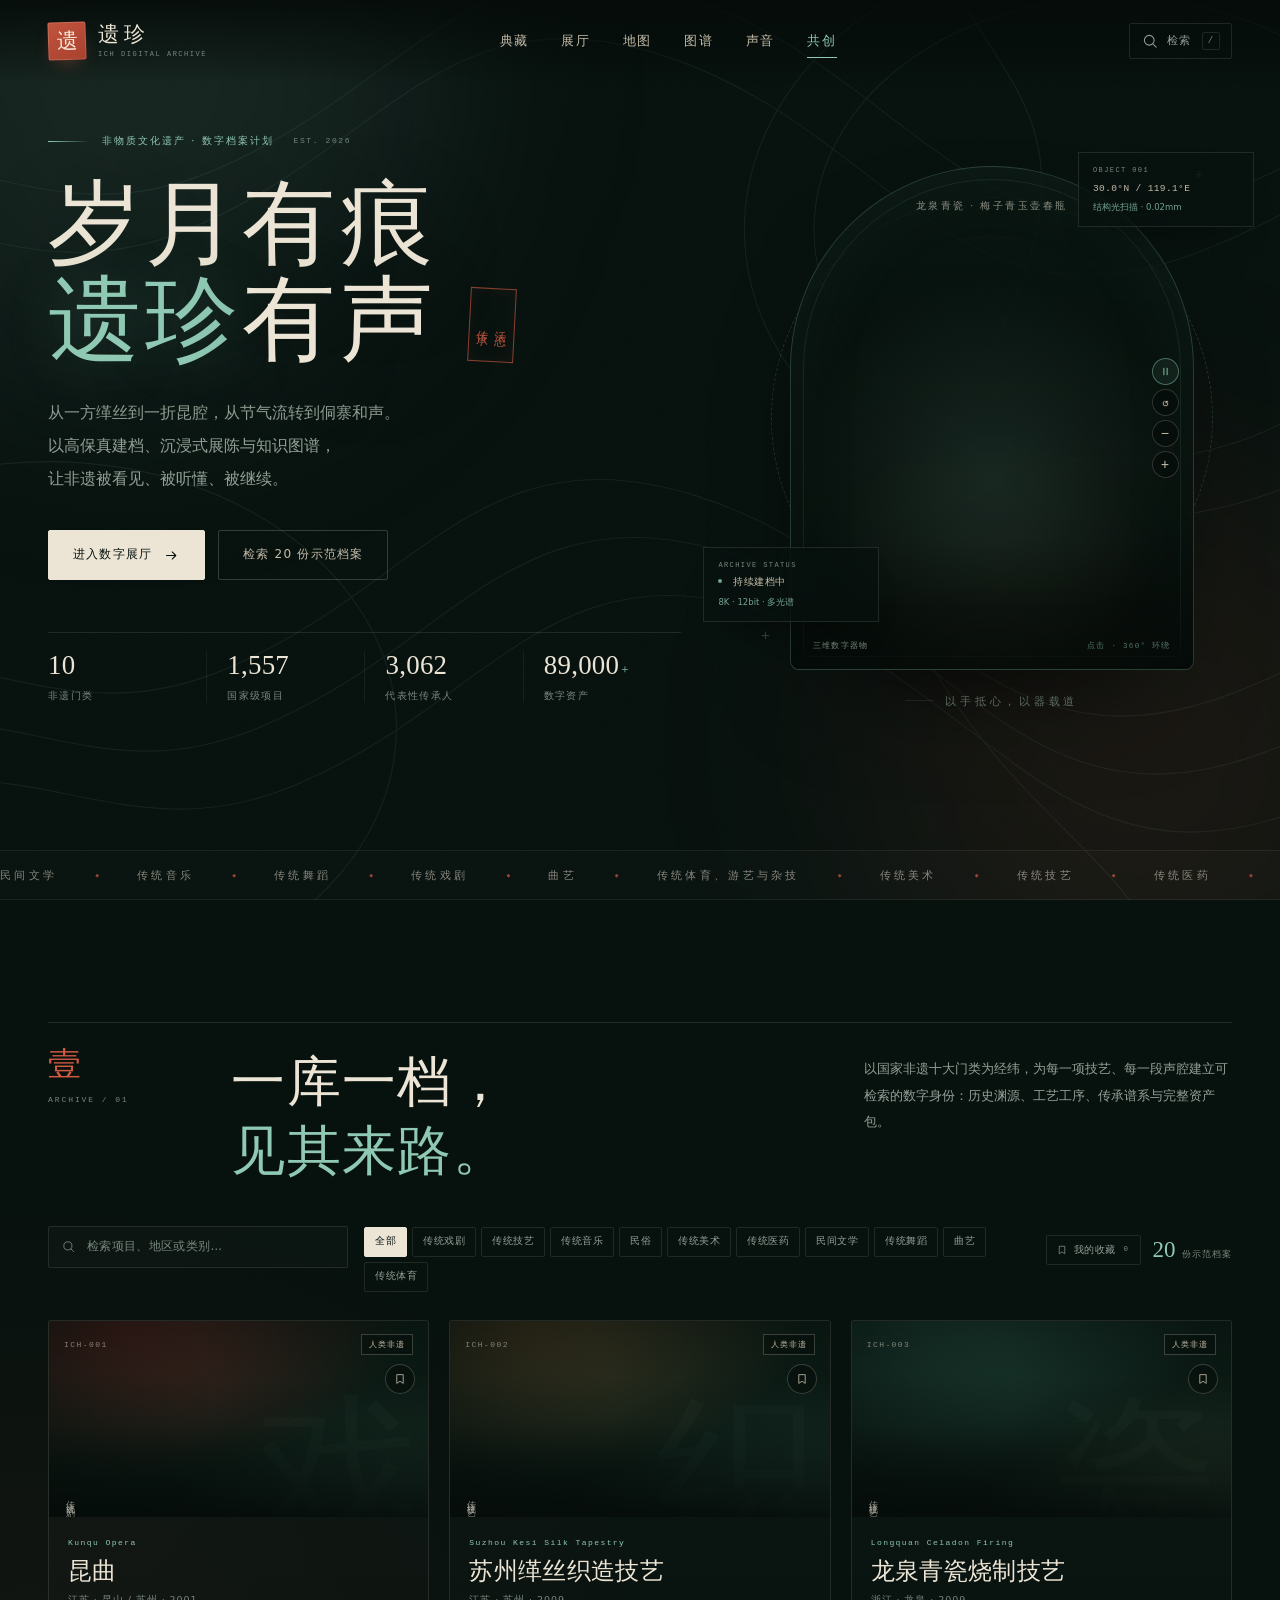
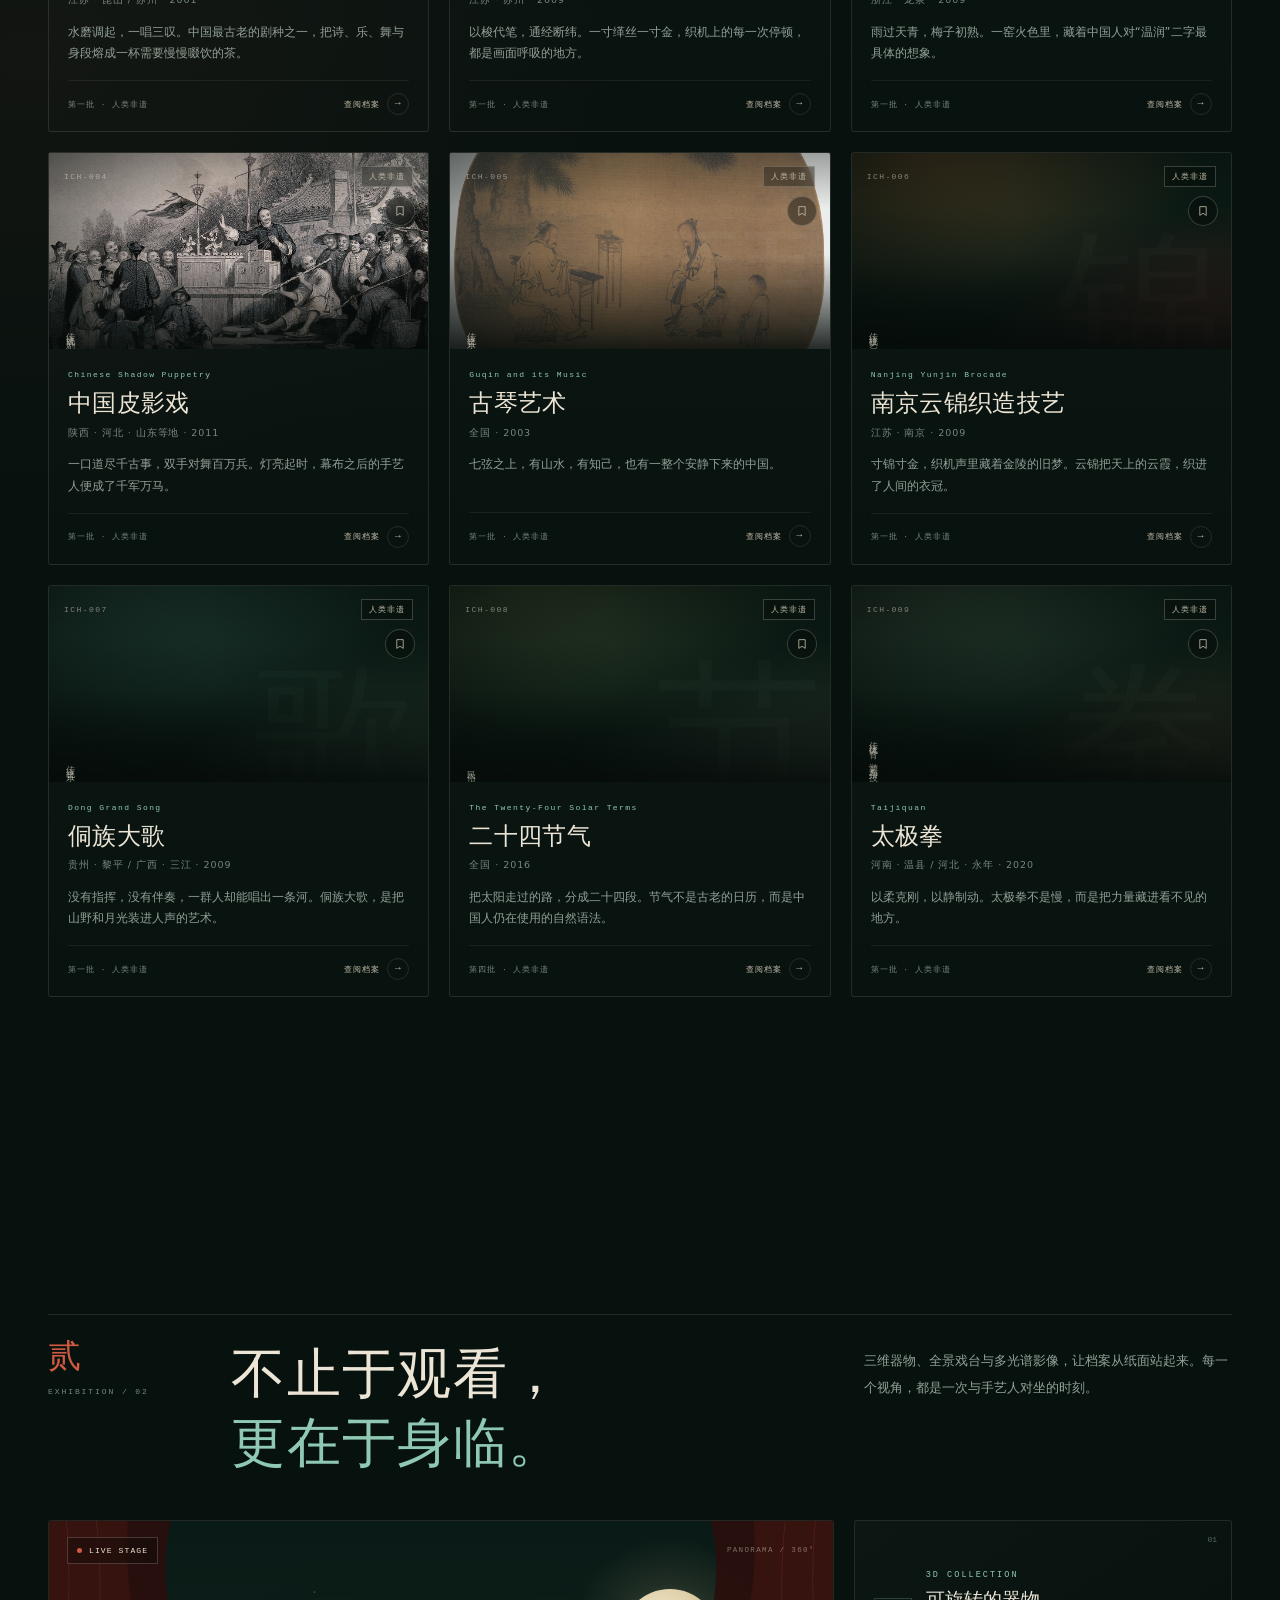
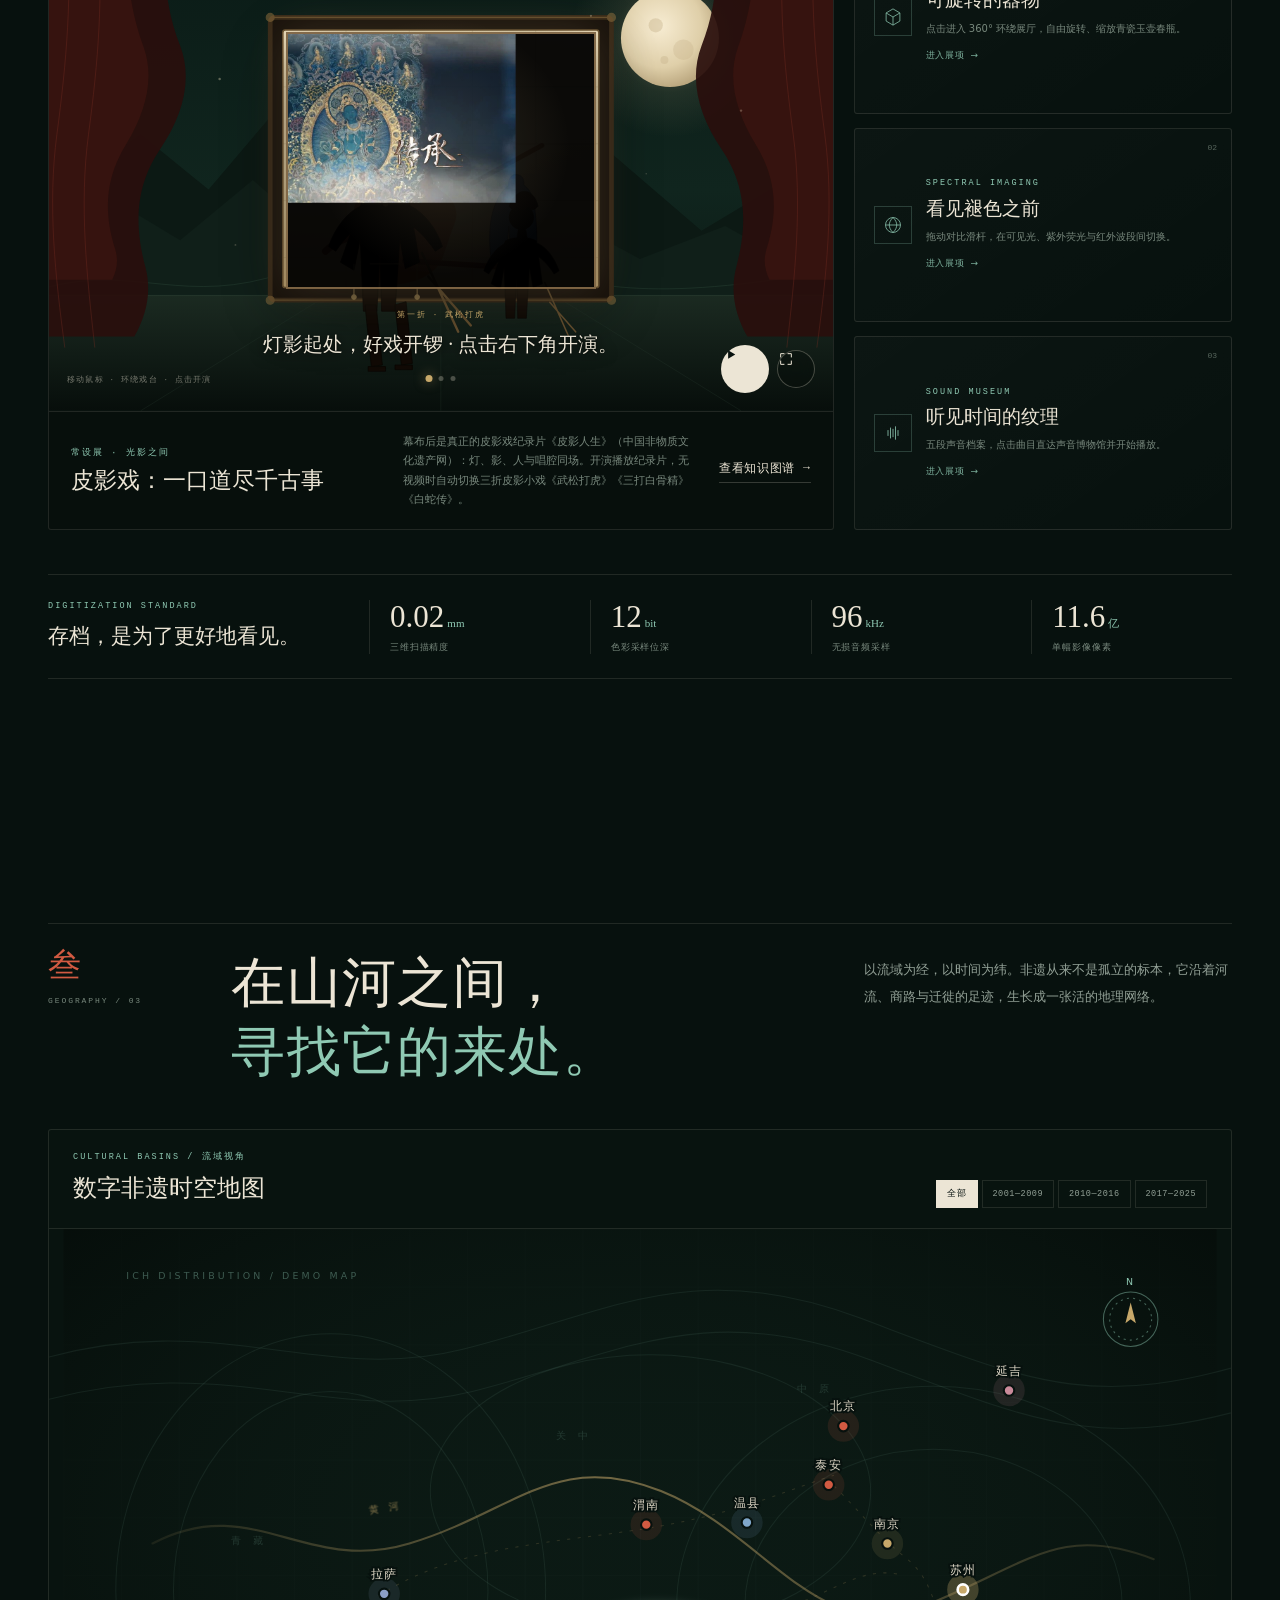
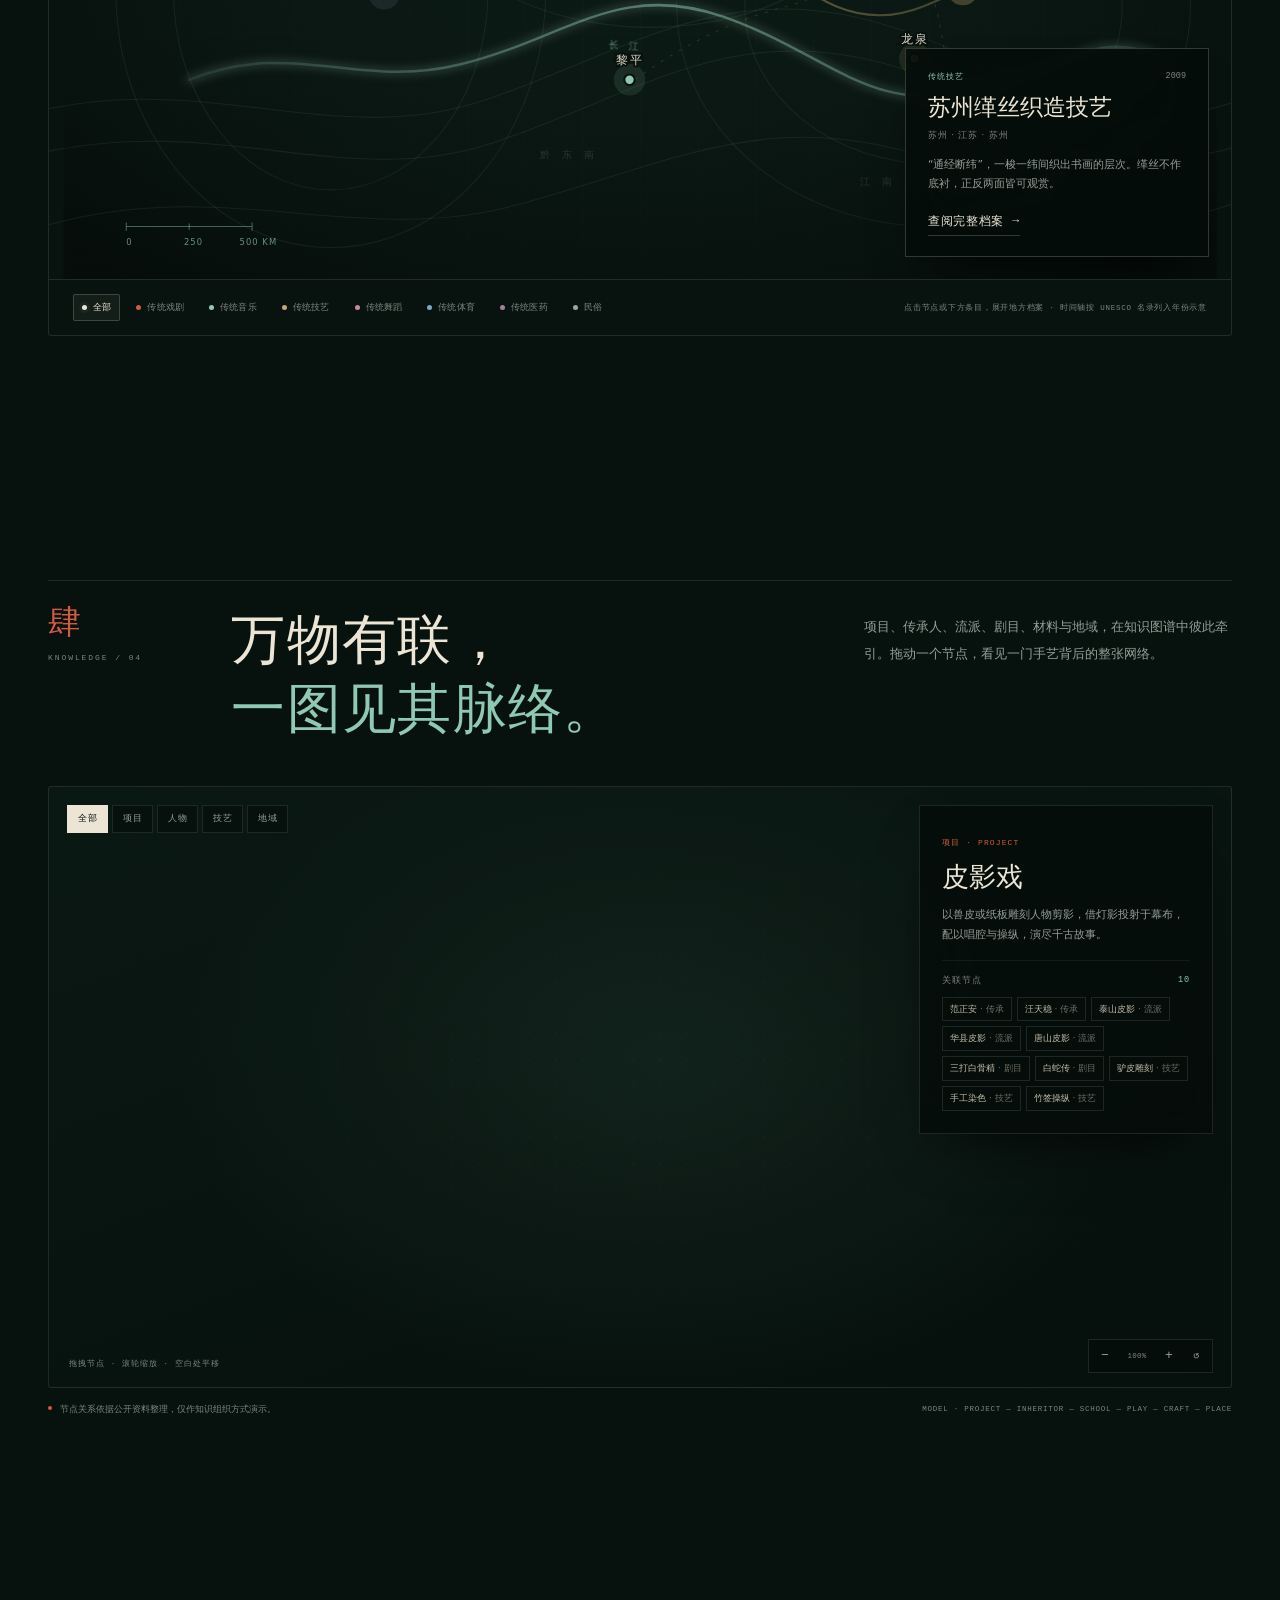
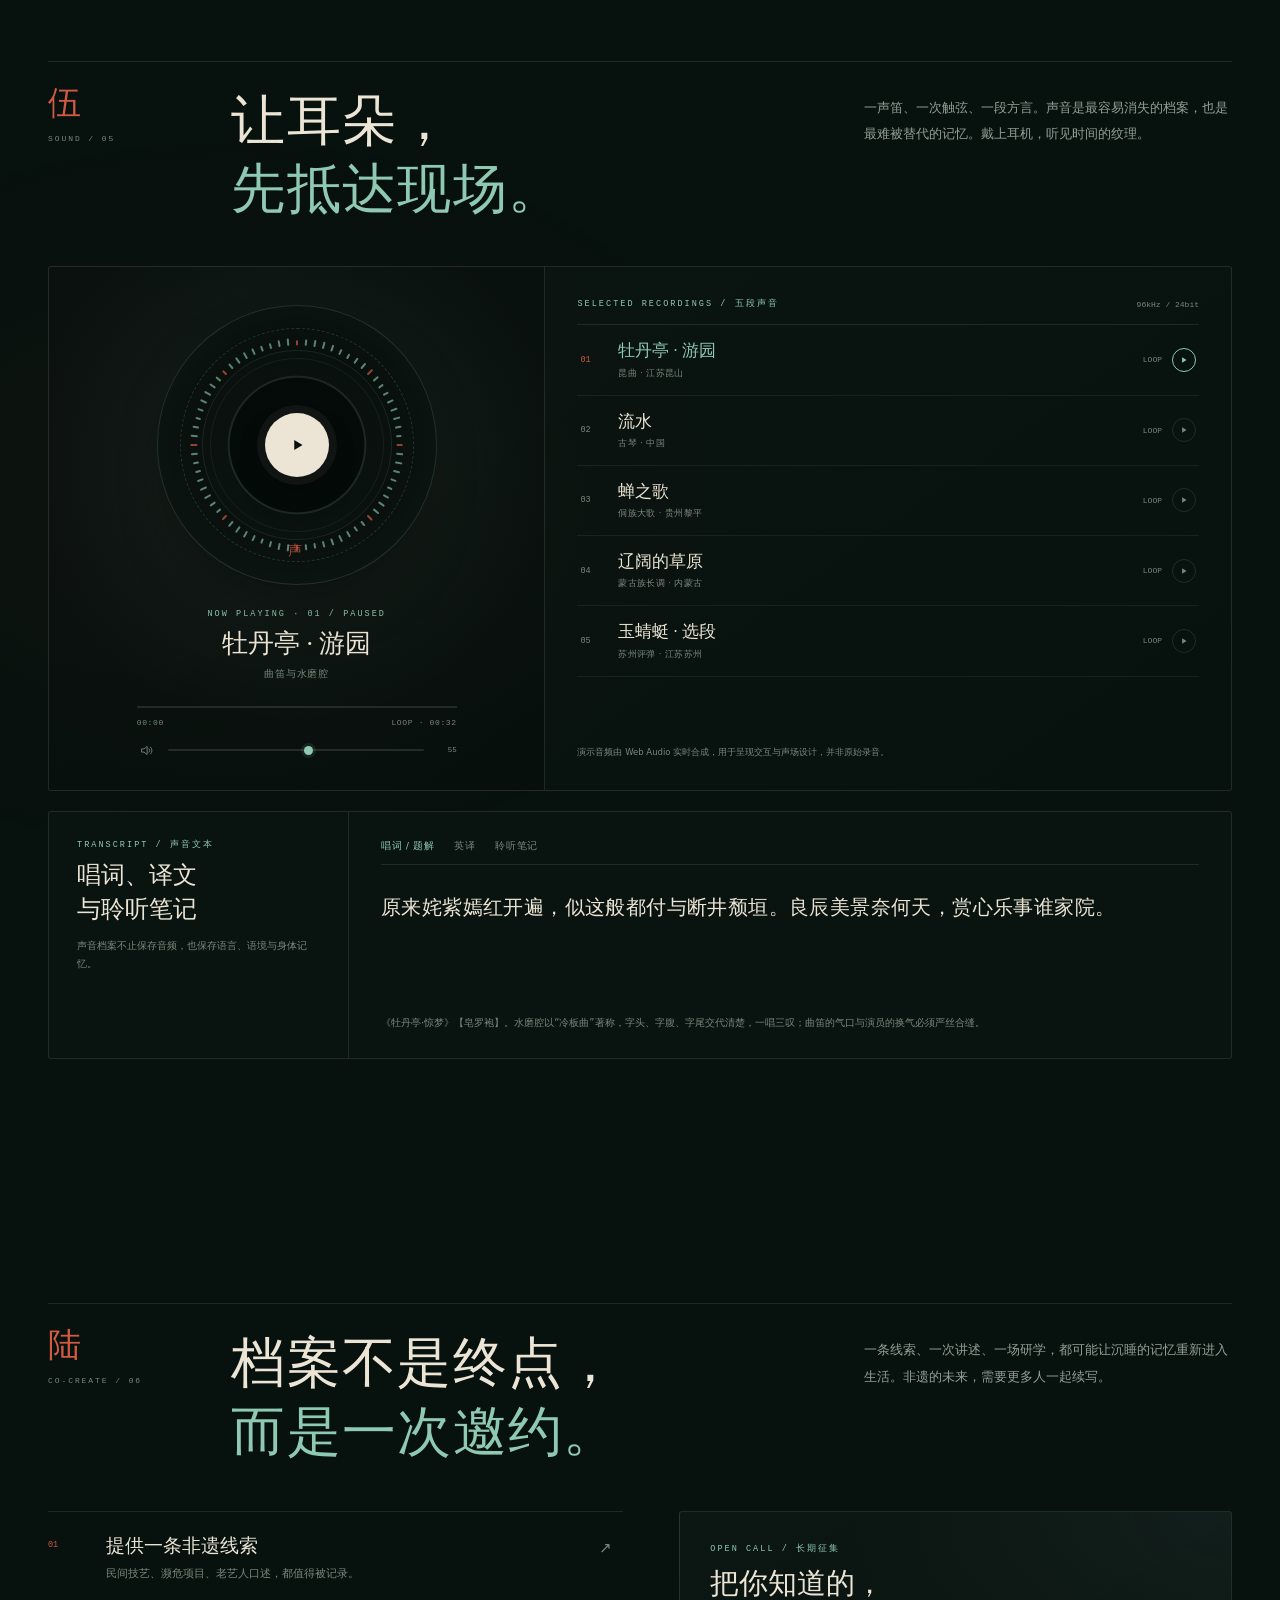
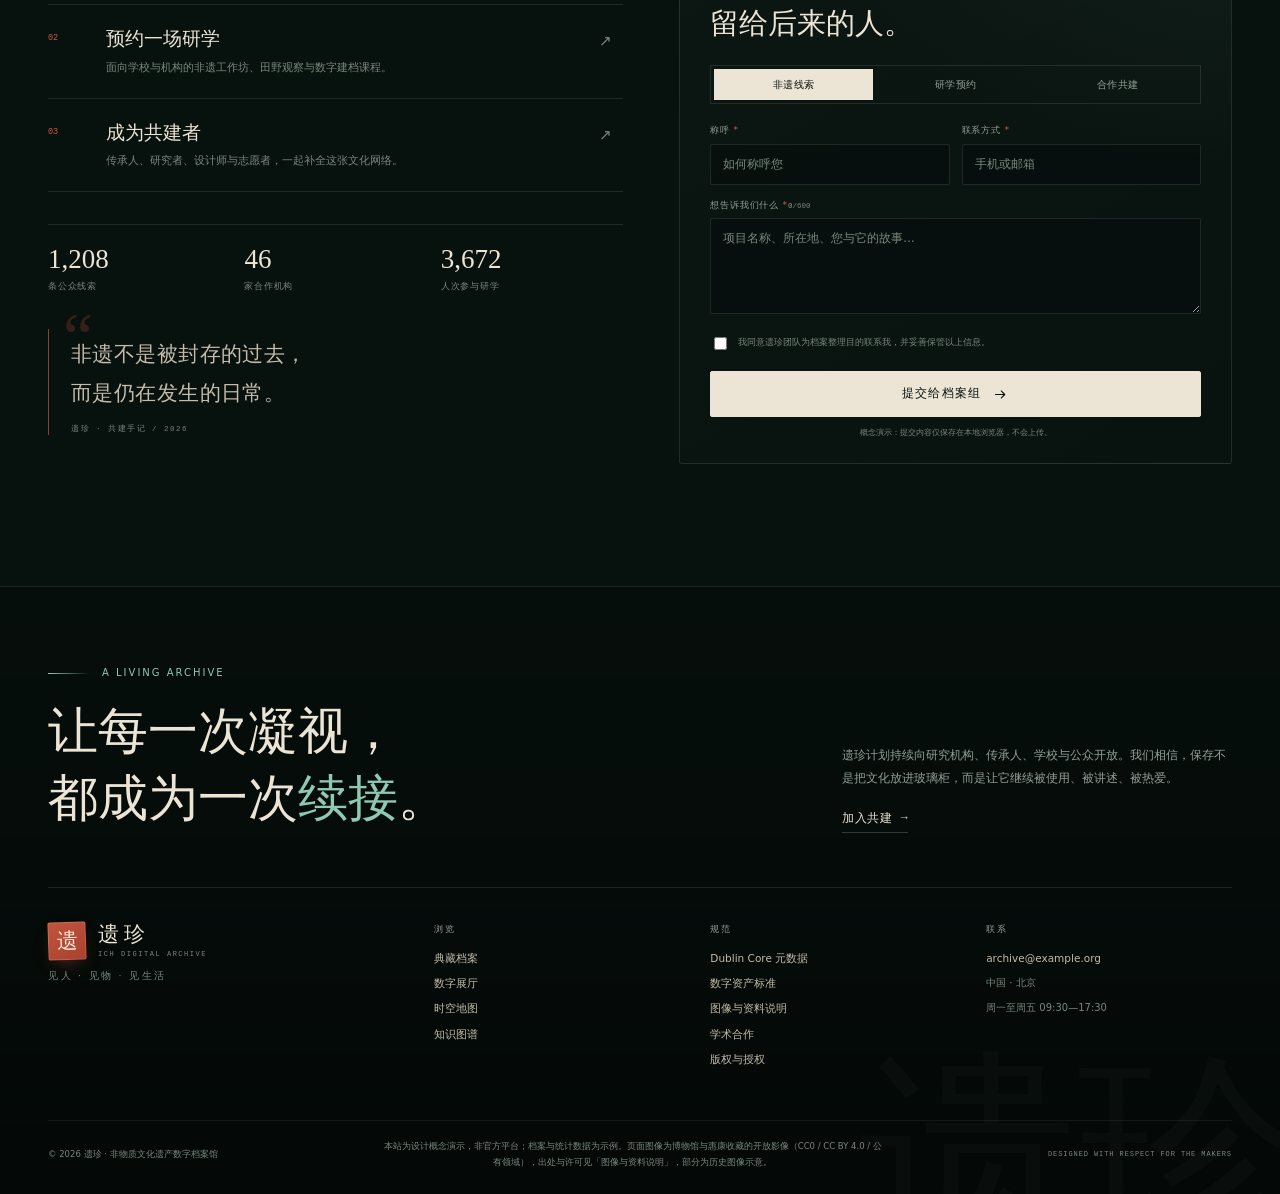
<file: index.html>
<!DOCTYPE html>
<html lang="zh-CN">
<head>
<meta charset="UTF-8" />
<meta name="viewport" content="width=device-width, initial-scale=1, viewport-fit=cover" />
<meta name="theme-color" content="#07110e" />
<meta name="description" content="遗珍 · 非物质文化遗产数字档案馆概念站。以数字建档、沉浸展陈、时空地图与知识图谱，保存并续接民间文学、传统音乐、传统技艺等十大门类。" />
<meta name="keywords" content="非物质文化遗产,非遗,数字档案馆,传统文化,昆曲,缂丝,龙泉青瓷,皮影戏,知识图谱" />
<meta property="og:type" content="website" />
<meta property="og:title" content="遗珍 · 非物质文化遗产数字档案馆" />
<meta property="og:description" content="岁月有痕，遗珍有声。以数字建档、沉浸展陈与知识图谱，让非遗被看见、被听懂、被继续。" />
<meta property="og:locale" content="zh_CN" />
<title>遗珍 · 非物质文化遗产数字档案馆</title>
<link rel="icon" href="data:image/svg+xml,%3Csvg xmlns='http://www.w3.org/2000/svg' viewBox='0 0 64 64'%3E%3Crect width='64' height='64' rx='8' fill='%23b64a35'/%3E%3Ctext x='32' y='44' font-size='36' text-anchor='middle' fill='%23f4ead6' font-family='serif'%3E%E9%81%97%3C/text%3E%3C/svg%3E" />
<link rel="stylesheet" href="styles.css" />
<script>document.documentElement.classList.add('js');</script>
<script type="application/ld+json">
{
  "@context": "https://schema.org",
  "@type": "WebSite",
  "name": "遗珍 · 非物质文化遗产数字档案馆",
  "alternateName": "Yizhen ICH Digital Archive",
  "description": "以数字建档、沉浸展陈、时空地图与知识图谱保存和传播中国非物质文化遗产的概念档案平台。",
  "inLanguage": "zh-CN",
  "about": ["非物质文化遗产", "数字档案", "传统文化"]
}
</script>
</head>
<body>

<div class="loader" id="loader" aria-hidden="true">
  <div class="loader-inner">
    <span class="loader-seal">遗</span>
    <p class="loader-word">正在展开档案</p>
    <div class="loader-track"><span></span></div>
    <p class="loader-meta">INTANGIBLE HERITAGE · DIGITAL ARCHIVE</p>
  </div>
</div>

<div class="grain" aria-hidden="true"></div>
<div class="scroll-progress" id="scrollProgress" aria-hidden="true"><span></span></div>

<a class="skip-link" href="#archive">跳至档案库</a>

<header class="site-head" id="siteHead">
  <div class="shell head-inner">
    <a class="brand" href="#home" aria-label="遗珍 · 返回首页">
      <span class="brand-seal">遗</span>
      <span class="brand-text">
        <strong>遗珍</strong>
        <small>ICH DIGITAL ARCHIVE</small>
      </span>
    </a>

    <nav class="main-nav" aria-label="主导航">
      <a href="#archive" data-nav="archive">典藏</a>
      <a href="#exhibition" data-nav="exhibition">展厅</a>
      <a href="#map" data-nav="map">地图</a>
      <a href="#graph" data-nav="graph">图谱</a>
      <a href="#sound" data-nav="sound">声音</a>
      <a href="#community" data-nav="community">共创</a>
    </nav>

    <div class="head-tools">
      <button class="icon-btn search-trigger" type="button" aria-label="全站检索">
        <svg viewBox="0 0 24 24" fill="none" aria-hidden="true"><circle cx="11" cy="11" r="6.5" stroke="currentColor" stroke-width="1.4"/><path d="m16 16 4.2 4.2" stroke="currentColor" stroke-width="1.4" stroke-linecap="round"/></svg>
        <span>检索</span>
        <kbd>/</kbd>
      </button>
      <button class="menu-btn" id="menuBtn" type="button" aria-label="打开菜单" aria-expanded="false" aria-controls="mobileNav">
        <span></span><span></span>
      </button>
    </div>
  </div>
</header>

<div class="mobile-nav" id="mobileNav" aria-hidden="true" inert>
  <div class="mobile-nav-inner">
    <p class="mobile-label">INDEX / 目录</p>
    <nav aria-label="移动端导航">
      <a href="#archive"><span>01</span>典藏档案</a>
      <a href="#exhibition"><span>02</span>数字展厅</a>
      <a href="#map"><span>03</span>时空地图</a>
      <a href="#graph"><span>04</span>知识图谱</a>
      <a href="#sound"><span>05</span>声音博物馆</a>
      <a href="#community"><span>06</span>公众共创</a>
    </nav>
    <div class="mobile-nav-foot">
      <button class="text-btn search-trigger" type="button">检索全站档案 →</button>
      <p>见人 · 见物 · 见生活</p>
    </div>
  </div>
</div>

<aside class="section-rail" id="sectionRail" aria-label="章节索引">
  <span class="rail-word">INDEX / 章节</span>
  <nav>
    <a href="#home" data-rail="home" aria-label="序章"><span class="rail-name">序章</span><i></i></a>
    <a href="#archive" data-rail="archive" aria-label="典藏"><span class="rail-name">典藏</span><i></i></a>
    <a href="#exhibition" data-rail="exhibition" aria-label="展厅"><span class="rail-name">展厅</span><i></i></a>
    <a href="#map" data-rail="map" aria-label="地图"><span class="rail-name">地图</span><i></i></a>
    <a href="#graph" data-rail="graph" aria-label="图谱"><span class="rail-name">图谱</span><i></i></a>
    <a href="#sound" data-rail="sound" aria-label="声音"><span class="rail-name">声音</span><i></i></a>
    <a href="#community" data-rail="community" aria-label="共创"><span class="rail-name">共创</span><i></i></a>
  </nav>
  <span class="rail-count" id="railCount">01 / 07</span>
</aside>

<main id="main">

  <!-- ================= HERO ================= -->
  <section class="hero" id="home">
    <div class="hero-atmosphere" aria-hidden="true">
      <svg class="contour" viewBox="0 0 1440 900" preserveAspectRatio="xMidYMid slice">
        <g fill="none" stroke="currentColor" stroke-width="1">
          <path d="M-80 690C120 560 190 710 360 640s220-210 410-150 250 250 460 170 330-260 520-190"/>
          <path d="M-60 740C150 610 220 760 390 690s220-210 410-150 250 250 460 170 330-260 520-190"/>
          <path d="M-40 790C170 660 250 810 420 740s220-210 410-150 250 250 460 170 330-260 520-190"/>
          <path d="M-120 300C90 180 160 330 330 260S550 50 740 110s250 250 460 170 330-260 520-190"/>
          <path d="M-100 250C110 130 180 280 350 210S570 0 760 60s250 250 460 170 330-260 520-190"/>
          <path d="M980 -80c-40 170 120 190 80 350s-180 220-80 380 220 170 200 350"/>
          <ellipse cx="1130" cy="260" rx="260" ry="200"/>
          <ellipse cx="1130" cy="260" rx="320" ry="250"/>
          <ellipse cx="210" cy="690" rx="300" ry="230"/>
        </g>
      </svg>
      <span class="hero-glow hero-glow-a"></span>
      <span class="hero-glow hero-glow-b"></span>
    </div>

    <div class="shell hero-grid">
      <div class="hero-copy">
        <p class="eyebrow" data-reveal>
          <span class="eyebrow-line"></span>
          非物质文化遗产 · 数字档案计划
          <em>EST. 2026</em>
        </p>

        <div class="title-wrap" data-reveal style="--d:.08s">
          <h1>岁月有痕<br><span class="jade">遗珍</span>有声</h1>
          <span class="title-seal" aria-hidden="true">活态<br>传承</span>
        </div>

        <p class="hero-lede" data-reveal style="--d:.16s">
          从一方缂丝到一折昆腔，从节气流转到侗寨和声。<br>
          以高保真建档、沉浸式展陈与知识图谱，<br class="desk-br">让非遗被看见、被听懂、被继续。
        </p>

        <div class="hero-actions" data-reveal style="--d:.24s">
          <a class="btn btn-primary" href="#exhibition">
            进入数字展厅
            <svg viewBox="0 0 24 24" fill="none" aria-hidden="true"><path d="M5 12h13m-5-5 5 5-5 5" stroke="currentColor" stroke-width="1.5" stroke-linecap="round" stroke-linejoin="round"/></svg>
          </a>
          <a class="btn btn-ghost" href="#archive">
            检索 20 份示范档案
          </a>
        </div>

        <dl class="hero-stats" data-reveal style="--d:.32s">
          <div>
            <dt><span data-count="10">10</span></dt>
            <dd>非遗门类</dd>
          </div>
          <div>
            <dt><span data-count="1557">1,557</span></dt>
            <dd>国家级项目</dd>
          </div>
          <div>
            <dt><span data-count="3062">3,062</span></dt>
            <dd>代表性传承人</dd>
          </div>
          <div>
            <dt><span data-count="89000">89,000</span><i>+</i></dt>
            <dd>数字资产</dd>
          </div>
        </dl>
      </div>

      <div class="hero-stage" data-reveal style="--d:.2s">
        <div class="stage-ring" aria-hidden="true"></div>
        <div class="stage-cross cross-a" aria-hidden="true">+</div>
        <div class="stage-cross cross-b" aria-hidden="true">+</div>
        <div class="stage-note note-a">
          <span>OBJECT 001</span>
          <b>30.0°N / 119.1°E</b>
          <i>结构光扫描 · 0.02mm</i>
        </div>
        <div class="stage-note note-b">
          <span>ARCHIVE STATUS</span>
          <b><i class="live-dot"></i> 持续建档中</b>
          <i>8K · 12bit · 多光谱</i>
        </div>

        <div class="arch">
          <div class="arch-label">龙泉青瓷 · 梅子青玉壶春瓶</div>
          <canvas id="artifactCanvas" role="img" aria-label="可拖拽旋转的龙泉青瓷玉壶春瓶三维示意"></canvas>
          <div class="artifact-controls" role="group" aria-label="器物视图控制">
            <button type="button" id="artifactAuto" aria-pressed="true" aria-label="暂停自动旋转" title="自动旋转">
              <svg class="auto-on" viewBox="0 0 24 24" fill="none" aria-hidden="true"><path d="M9 6v12M15 6v12" stroke="currentColor" stroke-width="1.7" stroke-linecap="round"/></svg>
              <svg class="auto-off" viewBox="0 0 24 24" fill="none" aria-hidden="true"><path d="M9 6.5 18 12l-9 5.5Z" fill="currentColor"/></svg>
            </button>
            <button type="button" id="artifactReset" aria-label="复位视角" title="复位视角">↺</button>
            <button type="button" id="artifactZoomOut" aria-label="缩小器物" title="缩小">−</button>
            <button type="button" id="artifactZoomIn" aria-label="放大器物" title="放大">+</button>
          </div>
          <div class="arch-meta">
            <span>三维数字器物</span>
            <span>点击 · 360° 环绕</span>
          </div>
        </div>

        <div class="stage-caption">
          <span class="caption-line"></span>
          以手抵心，以器载道
        </div>
      </div>
    </div>

    <div class="category-marquee" aria-hidden="true">
      <div class="marquee-track">
        <span>民间文学</span><i>◆</i><span>传统音乐</span><i>◆</i><span>传统舞蹈</span><i>◆</i><span>传统戏剧</span><i>◆</i><span>曲艺</span><i>◆</i><span>传统体育、游艺与杂技</span><i>◆</i><span>传统美术</span><i>◆</i><span>传统技艺</span><i>◆</i><span>传统医药</span><i>◆</i><span>民俗</span><i>◆</i>
        <span>民间文学</span><i>◆</i><span>传统音乐</span><i>◆</i><span>传统舞蹈</span><i>◆</i><span>传统戏剧</span><i>◆</i><span>曲艺</span><i>◆</i><span>传统体育、游艺与杂技</span><i>◆</i><span>传统美术</span><i>◆</i><span>传统技艺</span><i>◆</i><span>传统医药</span><i>◆</i><span>民俗</span><i>◆</i>
      </div>
    </div>
  </section>

  <!-- ================= ARCHIVE ================= -->
  <section class="section archive" id="archive">
    <div class="shell">
      <div class="section-head" data-reveal>
        <div class="section-mark">
          <span class="cn-num">壹</span>
          <em>ARCHIVE / 01</em>
        </div>
        <h2>一库一档，<br><em>见其来路。</em></h2>
        <p>以国家非遗十大门类为经纬，为每一项技艺、每一段声腔建立可检索的数字身份：历史渊源、工艺工序、传承谱系与完整资产包。</p>
      </div>

      <div class="archive-toolbar" data-reveal>
        <div class="inline-search">
          <svg viewBox="0 0 24 24" fill="none" aria-hidden="true"><circle cx="11" cy="11" r="6.5" stroke="currentColor" stroke-width="1.4"/><path d="m16 16 4.2 4.2" stroke="currentColor" stroke-width="1.4" stroke-linecap="round"/></svg>
          <input type="search" id="archiveSearch" placeholder="检索项目、地区或类别…" aria-label="检索非遗档案" autocomplete="off" />
          <button type="button" id="clearSearch" aria-label="清空检索" hidden>×</button>
        </div>
        <div class="filter-pills" id="filterPills" role="group" aria-label="按门类筛选">
          <button type="button" class="filter-pill is-active" data-category="全部">全部</button>
          <button type="button" class="filter-pill" data-category="传统戏剧">传统戏剧</button>
          <button type="button" class="filter-pill" data-category="传统技艺">传统技艺</button>
          <button type="button" class="filter-pill" data-category="传统音乐">传统音乐</button>
          <button type="button" class="filter-pill" data-category="民俗">民俗</button>
          <button type="button" class="filter-pill" data-category="传统美术">传统美术</button>
          <button type="button" class="filter-pill" data-category="传统医药">传统医药</button>
          <button type="button" class="filter-pill" data-category="民间文学">民间文学</button>
          <button type="button" class="filter-pill" data-category="传统舞蹈">传统舞蹈</button>
          <button type="button" class="filter-pill" data-category="曲艺">曲艺</button>
          <button type="button" class="filter-pill" data-category="传统体育、游艺与杂技">传统体育</button>
        </div>
        <div class="archive-meta">
          <button class="saved-filter" id="savedFilter" type="button" aria-pressed="false">
            <svg viewBox="0 0 24 24" fill="none" aria-hidden="true"><path d="M6.5 4.5h11v15l-5.5-3.6-5.5 3.6Z" stroke="currentColor" stroke-width="1.4" stroke-linejoin="round"/></svg>
            <span>我的收藏</span>
            <b id="savedCount">0</b>
          </button>
          <p class="archive-count"><b id="archiveCount" aria-live="polite">14</b><span>份示范档案</span></p>
        </div>
      </div>

      <div class="project-grid" id="projectGrid" data-reveal></div>

      <div class="archive-empty" id="archiveEmpty" hidden>
        <p class="kicker">NO MATCH / 未找到</p>
        <h3>档案里暂时没有这一页。</h3>
        <p>换一个更宽泛的关键词，或回到全部门类看看。你也可以在「共创」中提交一条线索。</p>
        <button class="text-btn" id="resetArchive" type="button">清除筛选 <span>→</span></button>
      </div>

      <div class="archive-foot" data-reveal>
        <p><span class="dot"></span>档案字段参考都柏林核心（Dublin Core）与国家非遗名录体系，当前为概念演示数据。</p>
        <div class="archive-foot-actions">
          <button class="text-btn" id="randomArchive" type="button">随机翻阅 <span>↗</span></button>
          <button class="text-btn" id="expandArchive" type="button">展开全部档案 <span>↓</span></button>
        </div>
      </div>
    </div>
  </section>

  <!-- ================= EXHIBITION ================= -->
  <section class="section exhibition" id="exhibition">
    <div class="shell">
      <div class="section-head" data-reveal>
        <div class="section-mark">
          <span class="cn-num">贰</span>
          <em>EXHIBITION / 02</em>
        </div>
        <h2>不止于观看，<br><em>更在于身临。</em></h2>
        <p>三维器物、全景戏台与多光谱影像，让档案从纸面站起来。每一个视角，都是一次与手艺人对坐的时刻。</p>
      </div>

      <div class="exhibit-grid">
        <article class="theatre" id="theatre" data-reveal>
          <div class="theatre-scene" id="theatreScene">
            <div class="scene-stage">
            <svg viewBox="0 0 1000 620" preserveAspectRatio="xMidYMid slice" aria-label="皮影戏数字全景舞台">
              <defs>
                <linearGradient id="skyGrad" x1="0" y1="0" x2="0" y2="1">
                  <stop offset="0" stop-color="#0a1a16"/>
                  <stop offset=".55" stop-color="#10251e"/>
                  <stop offset="1" stop-color="#08110e"/>
                </linearGradient>
                <radialGradient id="moonGrad" cx=".4" cy=".38" r=".65">
                  <stop offset="0" stop-color="#f7ecd2"/>
                  <stop offset=".65" stop-color="#dfcfa9"/>
                  <stop offset="1" stop-color="#b9a57d"/>
                </radialGradient>
                <radialGradient id="moonHalo">
                  <stop offset="0" stop-color="#f2e2b9" stop-opacity=".4"/>
                  <stop offset=".55" stop-color="#d8c393" stop-opacity=".1"/>
                  <stop offset="1" stop-color="#d8c393" stop-opacity="0"/>
                </radialGradient>
                <linearGradient id="screenGrad" x1="0" y1="0" x2="0" y2="1">
                  <stop offset="0" stop-color="#f6e7c4"/>
                  <stop offset=".55" stop-color="#e7d2a7"/>
                  <stop offset="1" stop-color="#c9ac77"/>
                </linearGradient>
                <linearGradient id="floorGrad" x1="0" y1="0" x2="0" y2="1">
                  <stop offset="0" stop-color="#1b2a21"/>
                  <stop offset="1" stop-color="#070e0b"/>
                </linearGradient>
                <radialGradient id="screenLight" cx=".5" cy=".5" r=".65">
                  <stop offset="0" stop-color="#fff4d8" stop-opacity=".85"/>
                  <stop offset=".7" stop-color="#f2d59a" stop-opacity=".22"/>
                  <stop offset="1" stop-color="#f2d59a" stop-opacity="0"/>
                </radialGradient>
                <filter id="softGlow" x="-50%" y="-50%" width="200%" height="200%">
                  <feGaussianBlur stdDeviation="22"/>
                </filter>
                <filter id="tinyGlow" x="-50%" y="-50%" width="200%" height="200%">
                  <feGaussianBlur stdDeviation="5"/>
                </filter>
                <clipPath id="screenClip"><rect x="300" y="138" width="400" height="326" rx="3"/></clipPath>
              </defs>

              <rect width="1000" height="620" fill="url(#skyGrad)"/>
              <g class="scene-moon">
                <circle cx="790" cy="148" r="126" fill="url(#moonHalo)"/>
                <circle cx="790" cy="148" r="62" fill="url(#moonGrad)"/>
                <circle cx="772" cy="132" r="9" fill="#c2ae86" opacity=".4"/>
                <circle cx="807" cy="163" r="13" fill="#c2ae86" opacity=".28"/>
                <circle cx="783" cy="176" r="5" fill="#c2ae86" opacity=".35"/>
              </g>

              <g class="scene-mountains" fill="none" stroke="#253d32">
                <path d="M-20 370 120 270l86 70 100-118 94 110 88-64 120 112 110-84 112 96 90-54 100 74v216H-20Z" fill="#0c1914" stroke="none"/>
                <path d="M-20 424 90 356l80 48 92-76 80 70 100-44 104 66 96-52 110 60 108-42 150 84v154H-20Z" fill="#101f19" stroke="none"/>
                <path d="M-20 470c120-40 180 14 300-18s180-54 300-20 190 52 440 6" stroke="#2e4a3b" stroke-opacity=".5"/>
                <path d="M-20 500c150-34 210 12 340-12s210-44 330-12 190 40 370 2" stroke="#2e4a3b" stroke-opacity=".3"/>
              </g>

              <g class="scene-floor">
                <path d="M0 474h1000v146H0z" fill="url(#floorGrad)"/>
                <path d="M0 474h1000" stroke="#3d5445" stroke-opacity=".45"/>
                <path d="M120 620 356 474M880 620 644 474M500 620V474" stroke="#2a3d32" stroke-opacity=".35"/>
              </g>

              <g class="scene-screen">
                <rect x="284" y="122" width="432" height="358" rx="6" fill="#1a130c"/>
                <rect x="300" y="138" width="400" height="326" rx="3" fill="url(#screenGrad)"/>
                <g clip-path="url(#screenClip)">
                  <rect x="300" y="138" width="400" height="326" fill="url(#screenLight)" opacity=".55"/>
                  <g stroke="#8c744c" stroke-opacity=".25" stroke-width="1">
                    <path d="M300 210h400M300 282h400M300 354h400M300 426h400"/>
                    <path d="M380 138v326M460 138v326M540 138v326M620 138v326"/>
                  </g>

                  <!-- 第一折 · 武松打虎 -->
                  <g class="scene-act act-a is-on" transform="translate(500 342)">
                    <g class="act-inner">
                      <g fill="#c96a35" opacity=".92">
                        <path d="M-96 78c-26-38-16-74 12-92 17-11 38-9 52 4l18-16c2 12 8 22 18 28 13 9 19 23 14 37l-6 16-10 30c-8 18-26 28-48 32-22 4-40-2-56-10Z"/>
                        <circle cx="22" cy="-30" r="17"/>
                        <path d="M8-42c-4-7 2-13 9-13s13 6 9 13Z"/>
                        <path d="M-88 52c-26 4-46 12-58 24" stroke="#8a3a1c" stroke-width="9" fill="none" stroke-linecap="round"/>
                        <path d="M-46 88 78 96" stroke="#8a3a1c" stroke-width="7" stroke-linecap="round"/>
                      </g>
                      <g fill="#4a6fa5" stroke="#1b3352" stroke-width="1">
                        <path d="M64 88c-5-34-1-60 7-76 5-11 11-17 15-19-1-8 3-14 9-14 7 0 11 5 10 13 7 5 13 15 14 31 3 27 3 45 1 65h-11l-4-41-4 41h-12l-3-44-4 44Z"/>
                        <path d="M40-10 128-58" stroke="#8a3a1c" stroke-width="6" fill="none" stroke-linecap="round"/>
                      </g>
                    </g>
                  </g>

                  <!-- 第二折 · 三打白骨精 -->
                  <g class="scene-act act-b" transform="translate(500 342)">
                    <g class="act-inner">
                      <g fill="#c9a227" stroke="#6b5410" stroke-width="1">
                        <circle cx="-66" cy="-40" r="15"/>
                        <path d="M-80-52c-5-8 2-14 10-14s15 6 10 14Z"/>
                        <path d="M-66-25c-10-18-20-28-32-30-3 8-5 16-5 26l-10 22c-6 14-4 32 4 48l10 26c2 6 4 8 8 8l2-52 4 46c2 6 5 8 9 8l2-56 4 50c1 5 4 7 8 7l-1-60c14 6 26 8 36 6l12-28c8-18 6-36-4-52-8-12-20-20-36-22Z"/>
                        <path d="M-110 8 24 44" stroke="#6b5410" stroke-width="5" fill="none" stroke-linecap="round"/>
                      </g>
                      <g fill="#8a3d5c" stroke="#471a2c" stroke-width="1">
                        <path d="M60 88c-4-32 0-56 7-70 5-10 10-15 14-17-1-7 3-13 9-13 6 0 10 5 9 12 7 5 12 14 13 29 3 25 2 40 1 59h-10l-4-37-3 37h-11l-3-40-3 40Z"/>
                        <path d="M40-6 116-72" stroke="#471a2c" stroke-width="5" fill="none" stroke-linecap="round"/>
                        <path d="M116-72c14-10 28-8 40 4" stroke="#c7a86a" stroke-width="2" fill="none" opacity=".6"/>
                      </g>
                    </g>
                  </g>

                  <!-- 第三折 · 白蛇传 -->
                  <g class="scene-act act-c" transform="translate(500 342)">
                    <g class="act-inner">
                      <path d="M-120 96c30-34 70-44 116-30s80 6 116-18 40-20 58-6" fill="none" stroke="#5c4630" stroke-width="8" stroke-linecap="round"/>
                      <path d="M-96 62c-6-8 2-15 10-15s16 7 10 15Z" fill="none" stroke="#5c4630" stroke-width="3"/>
                      <circle cx="-62" cy="22" r="22" fill="#8fbfae" stroke="#3a5c50" stroke-width="1"/>
                      <g fill="#8fbfae" stroke="#3a5c50" stroke-width="1">
                        <path d="M-84 88c-4-30 0-52 6-66 4-10 9-15 13-17-1-7 3-12 8-12 6 0 10 4 9 11 6 4 11 13 12 27 3 25 3 40 1 57h-10l-4-36-3 36h-11l-3-39-3 39Z"/>
                        <path d="M40 88c-3-28 1-48 7-62 4-9 9-14 12-16-1-6 3-11 8-11 5 0 9 4 8 10 6 4 10 12 11 25 2 23 2 35 1 54h-9l-3-33-3 33h-10l-3-36-3 36Z"/>
                        <path d="M-28-34c6-18 20-30 38-34 16-3 28 3 36 16" stroke="#3a5c50" stroke-width="4" fill="none" stroke-linecap="round"/>
                      </g>
                    </g>
                  </g>
                </g>
                <rect x="300" y="138" width="400" height="326" rx="3" fill="none" stroke="#6e5633" stroke-width="2"/>
                <rect x="284" y="122" width="432" height="358" rx="6" fill="none" stroke="#3b2c1a" stroke-width="6"/>
                <g fill="none" stroke="#8d6f3f" stroke-width="1.5" opacity=".55">
                  <path d="M284 122h432M284 480h432"/>
                  <circle cx="284" cy="122" r="5" fill="#8d6f3f"/>
                  <circle cx="716" cy="122" r="5" fill="#8d6f3f"/>
                  <circle cx="284" cy="480" r="5" fill="#8d6f3f"/>
                  <circle cx="716" cy="480" r="5" fill="#8d6f3f"/>
                </g>
              </g>

              <g class="puppets">
                <g transform="translate(430 468)">
                  <g class="puppet puppet-a">
                    <g stroke="#0b0805" fill="#120b06">
                      <circle cx="0" cy="-156" r="23"/>
                      <path d="M-24-176c6-16 18-28 30-28s25 12 27 28c-5 9-12 13-18 6-4 9-16 10-21 0-5 7-13 4-18-6Z" fill="#1b120a"/>
                      <path d="M-7-134h14l4 22h-22Z"/>
                      <path d="M-30-112c18-9 42-9 60 0l13 76-18 8-7-38-6 92h-17l-2-76-4 76h-17l-4-92-8 40-17-10Z"/>
                      <path d="M-30-108c-18 8-34 28-42 52l9 6c12-18 26-32 40-38Z"/>
                      <path d="M30-108c18 8 34 28 42 52l-9 6c-12-18-26-32-40-38Z"/>
                      <path d="M-12 18-4 94l-14 2-8-78ZM12 18l8 76 14-2-8-78Z"/>
                      <path d="M-22 96h22v6h-22ZM12 94h22v6H12Z"/>
                    </g>
                    <g stroke="#c7a86a" stroke-width="1.2" opacity=".7">
                      <path d="M-30-110 30-110M-20-34h40M-40-34v42M40-34v42"/>
                      <circle cx="0" cy="-110" r="3" fill="#c7a86a"/>
                      <circle cx="-40" cy="8" r="3" fill="#c7a86a"/>
                      <circle cx="40" cy="8" r="3" fill="#c7a86a"/>
                    </g>
                    <path d="M46-48 92 52M54-18 108 44" stroke="#6e5633" stroke-width="3" stroke-linecap="round"/>
                  </g>
                </g>

                <g transform="translate(602 492) scale(.78)">
                  <g class="puppet puppet-b">
                    <g stroke="#0b0805" fill="#120b06">
                      <circle cx="0" cy="-150" r="20"/>
                      <path d="M-20-168c5-14 15-24 25-24s19 10 22 24c-6 7-12 8-16 2-5 7-14 7-18 0-4 5-9 4-13-2Z" fill="#1b120a"/>
                      <path d="M-5-130h12l3 18h-18Z"/>
                      <path d="M-26-112c15-7 36-7 50 0l10 70-15 6-6-34-5 84h-14l-2-70-3 70h-14l-3-84-6 36-15-8Z"/>
                      <path d="M-26-108c-15 7-28 24-35 45l8 5c10-16 22-27 33-33Z"/>
                      <path d="M26-108c15 7 28 24 35 45l-8 5c-10-16-22-27-33-33Z"/>
                    </g>
                    <path d="M38-44 76 42M46-12 88 36" stroke="#6e5633" stroke-width="2.5" stroke-linecap="round"/>
                  </g>
                </g>
              </g>

              <g class="scene-curtains">
                <path d="M0 0h158c-12 54-8 106 12 158 16 42 4 88-26 132-28 42-34 88-18 148 8 30 2 60-14 88H0Z" fill="#2a0f0c" opacity=".92"/>
                <path d="M0 0h104c-4 60 2 112 20 160 14 40 2 82-22 122-26 42-30 84-14 134 4 14 2 26-4 38H0Z" fill="#3a1510" opacity=".8"/>
                <path d="M1000 0H842c12 54 8 106-12 158-16 42-4 88 26 132 28 42 34 88 18 148-8 30-2 60 14 88h112Z" fill="#2a0f0c" opacity=".92"/>
                <path d="M1000 0H896c4 60-2 112-20 160-14 40-2 82 22 122 26 42 30 84 14 134-4 14-2 26 4 38h84Z" fill="#3a1510" opacity=".8"/>
                <g stroke="#7a2e22" stroke-opacity=".45" fill="none">
                  <path d="M26 0c8 90 0 180-12 270s-2 180 10 270"/>
                  <path d="M64 0c10 90 2 180-10 270s-2 180 8 270"/>
                  <path d="M974 0c-8 90 0 180 12 270s2 180-10 270"/>
                  <path d="M936 0c-10 90-2 180 10 270s2 180-8 270"/>
                </g>
              </g>

              <g class="scene-dust" fill="#f6e7c4">
                <circle cx="220" cy="200" r="1.6" opacity=".35"/>
                <circle cx="340" cy="90" r="1.1" opacity=".25"/>
                <circle cx="690" cy="120" r="1.4" opacity=".3"/>
                <circle cx="760" cy="320" r="1" opacity=".2"/>
                <circle cx="240" cy="410" r="1.2" opacity=".22"/>
                <circle cx="880" cy="240" r="1.5" opacity=".28"/>
              </g>
            </svg>
            </div>

            <video class="piying-video" id="piyingVideo" playsinline preload="metadata" loop
              poster="assets/images/piying-cover.jpg"
              aria-label="皮影戏纪录片《皮影人生》片段，点击开演播放">
              <source src="assets/videos/piying.mp4" type="video/mp4" />
              <source src="https://www.ihchina.cn/uploadfiles/20220610/01/09.mp4" type="video/mp4" />
            </video>
            <div class="theatre-light" aria-hidden="true"></div>

            <div class="theatre-subtitle" id="theatreSubtitle" aria-live="polite">
              <span class="sub-act" id="subAct">第一折 · 武松打虎</span>
              <p id="subLine">灯影起处，好戏开锣 · 点击右下角开演。</p>
            </div>
            <div class="theatre-acts" id="theatreActs" aria-hidden="true">
              <i class="is-on"></i><i></i><i></i>
            </div>

            <div class="theatre-top">
              <span class="live-badge"><i></i> LIVE STAGE</span>
              <span class="theatre-code">PANORAMA / 360°</span>
            </div>
            <div class="theatre-controls">
              <button class="round-btn" id="theatrePlay" type="button" aria-label="播放皮影戏舞台动画" aria-pressed="false">
                <svg class="ic-play" viewBox="0 0 24 24" fill="none" aria-hidden="true"><path d="M9 6.5 18 12l-9 5.5Z" fill="currentColor"/></svg>
                <svg class="ic-pause" viewBox="0 0 24 24" fill="none" aria-hidden="true"><path d="M9 6v12M15 6v12" stroke="currentColor" stroke-width="2" stroke-linecap="round"/></svg>
              </button>
              <button class="ghost-round" id="theatreFull" type="button" aria-label="全屏观看">
                <svg viewBox="0 0 24 24" fill="none" aria-hidden="true"><path d="M9 4H4v5m11-5h5v5M9 20H4v-5m11 5h5v-5" stroke="currentColor" stroke-width="1.5" stroke-linecap="round"/></svg>
              </button>
            </div>
            <p class="theatre-hint">移动鼠标 · 环绕戏台 · 点击开演</p>
          </div>
          <div class="theatre-meta">
            <div>
              <p class="kicker">常设展 · 光影之间</p>
              <h3>皮影戏：一口道尽千古事</h3>
            </div>
            <p class="theatre-desc">幕布后是真正的皮影戏纪录片《皮影人生》（中国非物质文化遗产网）：灯、影、人与唱腔同场。开演播放纪录片，无视频时自动切换三折皮影小戏《武松打虎》《三打白骨精》《白蛇传》。</p>
            <a class="text-btn" href="#graph">查看知识图谱 <span>→</span></a>
          </div>
        </article>

        <div class="exhibit-side">
          <article class="exhibit-card" tabindex="0" role="button" data-open="artifact" aria-label="进入展项：可旋转的器物" data-reveal>
            <div class="exhibit-icon">
              <svg viewBox="0 0 32 32" fill="none" aria-hidden="true"><path d="m16 3 11 6.5v13L16 29 5 22.5v-13L16 3Z" stroke="currentColor" stroke-width="1.2"/><path d="M5 9.5 16 16l11-6.5M16 16v13" stroke="currentColor" stroke-width="1.2"/></svg>
            </div>
            <div>
              <p class="kicker">3D COLLECTION</p>
              <h3>可旋转的器物</h3>
              <p>点击进入 360° 环绕展厅，自由旋转、缩放青瓷玉壶春瓶。</p>
              <span class="exhibit-go">进入展项 <i>→</i></span>
            </div>
            <span class="card-index">01</span>
          </article>
          <article class="exhibit-card" tabindex="0" role="button" data-open="spectral" aria-label="进入展项：看见褪色之前" data-reveal style="--d:.08s">
            <div class="exhibit-icon">
              <svg viewBox="0 0 32 32" fill="none" aria-hidden="true"><circle cx="16" cy="16" r="12" stroke="currentColor" stroke-width="1.2"/><path d="M4 16h24M16 4c4 4 6 8 6 12s-2 8-6 12c-4-4-6-8-6-12s2-8 6-12Z" stroke="currentColor" stroke-width="1.2"/></svg>
            </div>
            <div>
              <p class="kicker">SPECTRAL IMAGING</p>
              <h3>看见褪色之前</h3>
              <p>拖动对比滑杆，在可见光、紫外荧光与红外波段间切换。</p>
              <span class="exhibit-go">进入展项 <i>→</i></span>
            </div>
            <span class="card-index">02</span>
          </article>
          <article class="exhibit-card" tabindex="0" role="button" data-open="sound" aria-label="进入展项：听见时间的纹理" data-reveal style="--d:.16s">
            <div class="exhibit-icon">
              <svg viewBox="0 0 32 32" fill="none" aria-hidden="true"><path d="M8 12v8M12 8v16M16 10v12M20 6v20M24 12v8" stroke="currentColor" stroke-width="1.3" stroke-linecap="round"/></svg>
            </div>
            <div>
              <p class="kicker">SOUND MUSEUM</p>
              <h3>听见时间的纹理</h3>
              <p>五段声音档案，点击曲目直达声音博物馆并开始播放。</p>
              <span class="exhibit-go">进入展项 <i>→</i></span>
            </div>
            <span class="card-index">03</span>
          </article>
        </div>
      </div>

      <div class="digitize-strip" data-reveal>
        <div class="strip-copy">
          <p class="kicker">DIGITIZATION STANDARD</p>
          <h3>存档，是为了更好地看见。</h3>
        </div>
        <div class="spec"><b>0.02<span>mm</span></b><small>三维扫描精度</small></div>
        <div class="spec"><b>12<span>bit</span></b><small>色彩采样位深</small></div>
        <div class="spec"><b>96<span>kHz</span></b><small>无损音频采样</small></div>
        <div class="spec"><b>11.6<span>亿</span></b><small>单幅影像像素</small></div>
      </div>
    </div>
  </section>

  <!-- ================= MAP ================= -->
  <section class="section map-section" id="map">
    <div class="shell">
      <div class="section-head" data-reveal>
        <div class="section-mark">
          <span class="cn-num">叁</span>
          <em>GEOGRAPHY / 03</em>
        </div>
        <h2>在山河之间，<br><em>寻找它的来处。</em></h2>
        <p>以流域为经，以时间为纬。非遗从来不是孤立的标本，它沿着河流、商路与迁徙的足迹，生长成一张活的地理网络。</p>
      </div>

      <div class="map-board" data-reveal>
        <div class="map-head">
          <div>
            <p class="kicker">CULTURAL BASINS / 流域视角</p>
            <h3>数字非遗时空地图</h3>
          </div>
          <div class="era-filter" id="eraFilter" role="group" aria-label="按列入时间筛选">
            <button type="button" class="is-active" data-era="all">全部</button>
            <button type="button" data-era="early">2001—2009</button>
            <button type="button" data-era="mid">2010—2016</button>
            <button type="button" data-era="late">2017—2025</button>
          </div>
        </div>

        <div class="map-canvas" id="mapCanvas">
          <svg class="map-svg" viewBox="0 0 1100 620" preserveAspectRatio="xMidYMid meet" aria-label="非遗分布示意地图">
            <defs>
              <radialGradient id="mapVignette" cx=".5" cy=".45" r=".7">
                <stop offset="0" stop-color="#12261e" stop-opacity=".35"/>
                <stop offset="1" stop-color="#050c09" stop-opacity=".9"/>
              </radialGradient>
              <linearGradient id="riverYellow" x1="0" y1="0" x2="1" y2="0">
                <stop offset="0" stop-color="#c7a86a" stop-opacity=".1"/>
                <stop offset=".45" stop-color="#c7a86a" stop-opacity=".55"/>
                <stop offset="1" stop-color="#c7a86a" stop-opacity=".15"/>
              </linearGradient>
              <linearGradient id="riverYangtze" x1="0" y1="0" x2="1" y2="0">
                <stop offset="0" stop-color="#8fc9b3" stop-opacity=".1"/>
                <stop offset=".5" stop-color="#8fc9b3" stop-opacity=".5"/>
                <stop offset="1" stop-color="#8fc9b3" stop-opacity=".12"/>
              </linearGradient>
              <filter id="nodeGlow" x="-200%" y="-200%" width="400%" height="400%">
                <feGaussianBlur stdDeviation="4"/>
              </filter>
              <pattern id="mapGrid" width="55" height="55" patternUnits="userSpaceOnUse">
                <path d="M55 0H0v55" fill="none" stroke="#8fc9b3" stroke-opacity=".055" stroke-width="1"/>
              </pattern>
            </defs>

            <rect width="1100" height="620" fill="#08130f"/>
            <rect width="1100" height="620" fill="url(#mapGrid)"/>
            <rect width="1100" height="620" fill="url(#mapVignette)"/>

            <g class="map-contours" fill="none" stroke="#8fc9b3" stroke-opacity=".09">
              <path d="M-40 130C140 70 240 150 380 115s220-90 380-30 220 90 380 40"/>
              <path d="M-40 170C150 110 250 190 390 155s220-90 380-30 220 90 380 40"/>
              <path d="M-60 470C120 410 250 500 400 450s240-130 420-60 210 100 340 45"/>
              <path d="M-60 510C130 450 260 540 410 490s240-130 420-60 210 100 340 45"/>
              <path d="M-20 570C150 520 280 590 430 550s250-100 410-40 190 70 300 30"/>
              <ellipse cx="255" cy="345" rx="150" ry="190"/>
              <ellipse cx="255" cy="345" rx="205" ry="245"/>
              <ellipse cx="830" cy="360" rx="180" ry="150"/>
              <ellipse cx="830" cy="360" rx="245" ry="210"/>
              <ellipse cx="560" cy="250" rx="210" ry="130"/>
            </g>

            <g class="map-basins" fill="#8fc9b3" opacity=".18" font-size="10" letter-spacing="4">
              <text x="160" y="300">青 藏</text>
              <text x="470" y="200">关 中</text>
              <text x="700" y="155">中 原</text>
              <text x="760" y="530">江 南</text>
              <text x="455" y="505">黔 东 南</text>
              <text x="850" y="420">岭 南</text>
            </g>

            <g class="map-rivers" fill="none" stroke-linecap="round">
              <path d="M85 300C180 250 230 330 330 300s140-90 240-50 150 150 250 110 130-80 220-45" stroke="url(#riverYellow)" stroke-width="2"/>
              <path d="M120 430C220 390 280 440 380 415s150-80 250-45 140 95 240 70 110-55 170-35" stroke="url(#riverYangtze)" stroke-width="2.4"/>
              <path d="M120 430C220 390 280 440 380 415s150-80 250-45 140 95 240 70 110-55 170-35" stroke="#b6e3d2" stroke-opacity=".2" stroke-width="6" filter="url(#nodeGlow)"/>
            </g>
            <g class="map-river-labels" fill="#c7a86a" font-size="10" letter-spacing=".3em" opacity=".65">
              <text x="292" y="272" transform="rotate(-9 292 272)">黄 河</text>
              <text x="520" y="400" transform="rotate(4 520 400)" fill="#8fc9b3">长 江</text>
            </g>

            <g class="map-routes" fill="none" stroke="#c7a86a" stroke-opacity=".18" stroke-dasharray="3 7">
              <path d="M300 350C380 300 470 300 560 285s140-40 175-50"/>
              <path d="M735 245C760 270 780 295 805 315s30 55 35 85"/>
              <path d="M545 430C600 390 650 370 690 360s70-40 110-30"/>
            </g>

            <g id="mapNodes"></g>

            <g class="map-compass" transform="translate(1018 86)" fill="none" stroke="#8fc9b3" stroke-opacity=".45">
              <circle r="26" stroke-width="1"/>
              <circle r="20" stroke-width="1" stroke-dasharray="2 4"/>
              <path d="M0-16 5 4 0 0-5 4Z" fill="#c7a86a" stroke="none"/>
              <text x="0" y="-33" text-anchor="middle" fill="#8fc9b3" font-size="9" stroke="none" letter-spacing="2">N</text>
            </g>

            <g class="map-scale" transform="translate(60 570)" stroke="#8fc9b3" stroke-opacity=".45" fill="#8fc9b3">
              <path d="M0 0h120" stroke-width="1"/>
              <path d="M0-4v8M60-3v6M120-4v8" stroke-width="1"/>
              <text x="0" y="18" font-size="8" fill-opacity=".7" stroke="none" letter-spacing="1">0</text>
              <text x="55" y="18" font-size="8" fill-opacity=".7" stroke="none" letter-spacing="1">250</text>
              <text x="108" y="18" font-size="8" fill-opacity=".7" stroke="none" letter-spacing="1">500 KM</text>
            </g>
            <text x="60" y="48" fill="#8fc9b3" fill-opacity=".4" font-size="9" letter-spacing="3">ICH DISTRIBUTION / DEMO MAP</text>
          </svg>

          <div class="map-tip" id="mapTip" hidden></div>

          <aside class="map-card" id="mapCard" aria-live="polite">
            <div class="map-card-top">
              <span class="map-card-cat">传统技艺</span>
              <span class="map-card-year">2009</span>
            </div>
            <h4>苏州缂丝织造技艺</h4>
            <p class="map-card-region">江苏 · 苏州 · 江南</p>
            <p class="map-card-note">“通经断纬”，一梭一纬间织出书画的层次。缂丝不作底衬，正反两面皆可观赏。</p>
            <button class="text-btn" id="mapCardBtn" type="button">查阅完整档案 <span>→</span></button>
          </aside>
        </div>

        <div class="map-foot">
          <div class="map-legend" id="mapLegend" role="group" aria-label="按门类筛选地图">
            <button type="button" class="is-active" data-map-cat="all"><i style="--dot:#ece5d5"></i>全部</button>
            <button type="button" data-map-cat="传统戏剧"><i style="--dot:#d15a42"></i>传统戏剧</button>
            <button type="button" data-map-cat="传统音乐"><i style="--dot:#8fc9b3"></i>传统音乐</button>
            <button type="button" data-map-cat="传统技艺"><i style="--dot:#c7a86a"></i>传统技艺</button>
            <button type="button" data-map-cat="传统舞蹈"><i style="--dot:#c98a9a"></i>传统舞蹈</button>
            <button type="button" data-map-cat="传统体育、游艺与杂技"><i style="--dot:#7fa6c9"></i>传统体育</button>
            <button type="button" data-map-cat="传统医药"><i style="--dot:#a87f9a"></i>传统医药</button>
            <button type="button" data-map-cat="民俗"><i style="--dot:#9aa89f"></i>民俗</button>
          </div>
          <p>点击节点或下方条目，展开地方档案 · 时间轴按 UNESCO 名录列入年份示意</p>
        </div>

        <div class="mobile-map-list" id="mobileMapList" aria-label="非遗分布地点列表"></div>
      </div>
    </div>
  </section>

  <!-- ================= GRAPH ================= -->
  <section class="section graph-section" id="graph">
    <div class="shell">
      <div class="section-head" data-reveal>
        <div class="section-mark">
          <span class="cn-num">肆</span>
          <em>KNOWLEDGE / 04</em>
        </div>
        <h2>万物有联，<br><em>一图见其脉络。</em></h2>
        <p>项目、传承人、流派、剧目、材料与地域，在知识图谱中彼此牵引。拖动一个节点，看见一门手艺背后的整张网络。</p>
      </div>

      <div class="graph-board" data-reveal>
        <div class="graph-toolbar" id="graphFilter" role="group" aria-label="知识图谱节点筛选">
          <button type="button" class="is-active" data-type="all">全部</button>
          <button type="button" data-type="project">项目</button>
          <button type="button" data-type="person">人物</button>
          <button type="button" data-type="craft">技艺</button>
          <button type="button" data-type="place">地域</button>
        </div>
        <canvas id="graphCanvas" role="img" aria-label="皮影戏非遗知识图谱，可拖动节点、滚轮缩放、空白处平移" tabindex="0"></canvas>
        <p class="graph-hint">拖拽节点 · 滚轮缩放 · 空白处平移</p>

        <div class="graph-zoom" role="group" aria-label="图谱缩放控制">
          <button type="button" data-graph-zoom="out" aria-label="缩小图谱">−</button>
          <span id="graphZoomLabel">100%</span>
          <button type="button" data-graph-zoom="in" aria-label="放大图谱">+</button>
          <button type="button" data-graph-zoom="reset" aria-label="复位图谱">↺</button>
        </div>

        <aside class="graph-panel" id="graphPanel" aria-live="polite">
          <span class="graph-type" id="graphType">项目 · PROJECT</span>
          <h3 id="graphTitle">皮影戏</h3>
          <p id="graphDesc">以兽皮或纸板雕刻人物剪影，借灯影投射于幕布，配以唱腔与操纵，演尽千古故事。</p>
          <div class="graph-rel-title">关联节点 <span id="graphRelCount">8</span></div>
          <div class="graph-chips" id="graphChips"></div>
        </aside>
      </div>

      <div class="graph-foot" data-reveal>
        <p><span class="dot"></span>节点关系依据公开资料整理，仅作知识组织方式演示。</p>
        <p class="mono">MODEL · PROJECT — INHERITOR — SCHOOL — PLAY — CRAFT — PLACE</p>
      </div>
    </div>
  </section>

  <!-- ================= SOUND ================= -->
  <section class="section sound-section" id="sound">
    <div class="shell">
      <div class="section-head" data-reveal>
        <div class="section-mark">
          <span class="cn-num">伍</span>
          <em>SOUND / 05</em>
        </div>
        <h2>让耳朵，<br><em>先抵达现场。</em></h2>
        <p>一声笛、一次触弦、一段方言。声音是最容易消失的档案，也是最难被替代的记忆。戴上耳机，听见时间的纹理。</p>
      </div>

      <div class="sound-room" data-reveal>
        <div class="sound-visual">
          <div class="sound-disc" id="soundDisc">
            <div class="disc-ring ring-a"></div>
            <div class="disc-ring ring-b"></div>
            <canvas id="soundCanvas" aria-hidden="true"></canvas>
            <button class="sound-play" id="soundPlay" type="button" aria-label="播放声音博物馆曲目" aria-pressed="false">
              <svg class="ic-play" viewBox="0 0 24 24" fill="none" aria-hidden="true"><path d="M9 6.5 18 12l-9 5.5Z" fill="currentColor"/></svg>
              <svg class="ic-pause" viewBox="0 0 24 24" fill="none" aria-hidden="true"><path d="M9 6v12M15 6v12" stroke="currentColor" stroke-width="2" stroke-linecap="round"/></svg>
            </button>
            <span class="disc-seal">声</span>
          </div>

          <div class="sound-now">
            <p class="kicker" id="soundKicker">NOW PLAYING · 01</p>
            <h3 id="soundTitle">牡丹亭 · 游园</h3>
            <p id="soundMeta">昆曲 · 江苏昆山 · 曲笛与水磨腔</p>
          </div>

          <div class="sound-progress" aria-hidden="true">
            <span id="soundBar"></span>
          </div>
          <div class="sound-time">
            <span id="soundElapsed">00:00</span>
            <span>LOOP · 00:32</span>
          </div>

          <div class="sound-volume">
            <button type="button" id="soundMute" aria-pressed="false" aria-label="静音">
              <svg class="vol-on" viewBox="0 0 24 24" fill="none" aria-hidden="true"><path d="M4 9.5h4l5-4v13l-5-4H4Z" stroke="currentColor" stroke-width="1.4" stroke-linejoin="round"/><path d="M16 9a4 4 0 0 1 0 6M18.5 6.5a7.5 7.5 0 0 1 0 11" stroke="currentColor" stroke-width="1.4" stroke-linecap="round"/></svg>
              <svg class="vol-off" viewBox="0 0 24 24" fill="none" aria-hidden="true"><path d="M4 9.5h4l5-4v13l-5-4H4Z" stroke="currentColor" stroke-width="1.4" stroke-linejoin="round"/><path d="m16.5 9.5 4 4m0-4-4 4" stroke="currentColor" stroke-width="1.4" stroke-linecap="round"/></svg>
            </button>
            <input type="range" id="soundVolume" min="0" max="100" value="55" step="1" aria-label="音量" />
            <span id="soundVolumeValue">55</span>
          </div>
        </div>

        <div class="sound-list-wrap">
          <div class="sound-list-head">
            <p class="kicker">SELECTED RECORDINGS / 五段声音</p>
            <span>96kHz / 24bit</span>
          </div>
          <div class="track-list" id="trackList"></div>
          <p class="sound-disclaimer">演示音频由 Web Audio 实时合成，用于呈现交互与声场设计，并非原始录音。</p>
        </div>
      </div>

      <div class="transcript" data-reveal>
        <div class="transcript-side">
          <p class="kicker">TRANSCRIPT / 声音文本</p>
          <h3>唱词、译文<br>与聆听笔记</h3>
          <p>声音档案不止保存音频，也保存语言、语境与身体记忆。</p>
        </div>
        <div class="transcript-main">
          <div class="transcript-tabs" role="tablist" aria-label="声音文本视图">
            <button type="button" role="tab" aria-selected="true" data-ttab="original">唱词 / 题解</button>
            <button type="button" role="tab" aria-selected="false" data-ttab="translation">英译</button>
            <button type="button" role="tab" aria-selected="false" data-ttab="note">聆听笔记</button>
          </div>
          <blockquote id="transcriptText">原来姹紫嫣红开遍，似这般都付与断井颓垣。良辰美景奈何天，赏心乐事谁家院。</blockquote>
          <p class="transcript-note" id="transcriptNote">《牡丹亭·惊梦》【皂罗袍】。水磨腔以“冷板曲”著称，字头、字腹、字尾交代清楚，一唱三叹。</p>
        </div>
      </div>
    </div>
  </section>

  <!-- ================= COMMUNITY ================= -->
  <section class="section community" id="community">
    <div class="shell">
      <div class="section-head" data-reveal>
        <div class="section-mark">
          <span class="cn-num">陆</span>
          <em>CO-CREATE / 06</em>
        </div>
        <h2>档案不是终点，<br><em>而是一次邀约。</em></h2>
        <p>一条线索、一次讲述、一场研学，都可能让沉睡的记忆重新进入生活。非遗的未来，需要更多人一起续写。</p>
      </div>

      <div class="community-grid">
        <div class="community-left" data-reveal>
          <div class="action-list">
            <a href="#clueForm" class="action-item">
              <span class="action-no">01</span>
              <div>
                <h3>提供一条非遗线索</h3>
                <p>民间技艺、濒危项目、老艺人口述，都值得被记录。</p>
              </div>
              <span class="action-arrow">↗</span>
            </a>
            <a href="#clueForm" class="action-item">
              <span class="action-no">02</span>
              <div>
                <h3>预约一场研学</h3>
                <p>面向学校与机构的非遗工作坊、田野观察与数字建档课程。</p>
              </div>
              <span class="action-arrow">↗</span>
            </a>
            <a href="#clueForm" class="action-item">
              <span class="action-no">03</span>
              <div>
                <h3>成为共建者</h3>
                <p>传承人、研究者、设计师与志愿者，一起补全这张文化网络。</p>
              </div>
              <span class="action-arrow">↗</span>
            </a>
          </div>

          <div class="community-stats">
            <div><b data-count="1208">1,208</b><span>条公众线索</span></div>
            <div><b data-count="46">46</b><span>家合作机构</span></div>
            <div><b data-count="3672">3,672</b><span>人次参与研学</span></div>
          </div>

          <figure class="community-quote">
            <span class="quote-mark" aria-hidden="true">“</span>
            <blockquote>非遗不是被封存的过去，<br>而是仍在发生的日常。</blockquote>
            <figcaption>遗珍 · 共建手记 / 2026</figcaption>
          </figure>
        </div>

        <div class="form-card" data-reveal style="--d:.1s">
          <form id="clueForm" novalidate>
            <div class="form-head">
              <p class="kicker">OPEN CALL / 长期征集</p>
              <h3>把你知道的，<br>留给后来的人。</h3>
            </div>

            <fieldset class="segmented">
              <legend class="sr-only">线索类型</legend>
              <label><input type="radio" name="type" value="线索" checked /><span>非遗线索</span></label>
              <label><input type="radio" name="type" value="研学" /><span>研学预约</span></label>
              <label><input type="radio" name="type" value="合作" /><span>合作共建</span></label>
            </fieldset>

            <div class="field-row">
              <label class="field">
                <span>称呼 <i>*</i></span>
                <input type="text" name="name" id="clueName" placeholder="如何称呼您" required maxlength="30" aria-describedby="nameError" />
                <small class="field-error" id="nameError" data-error-for="name" aria-live="polite"></small>
              </label>
              <label class="field">
                <span>联系方式 <i>*</i></span>
                <input type="text" name="contact" id="clueContact" placeholder="手机或邮箱" required maxlength="60" aria-describedby="contactError" />
                <small class="field-error" id="contactError" data-error-for="contact" aria-live="polite"></small>
              </label>
            </div>

            <label class="field field-message">
              <span class="field-label-row">想告诉我们什么 <i>*</i><em class="char-count"><b id="messageCount">0</b>/600</em></span>
              <textarea name="message" id="clueMessage" rows="4" placeholder="项目名称、所在地、您与它的故事…" required maxlength="600" aria-describedby="messageError"></textarea>
              <small class="field-error" id="messageError" data-error-for="message" aria-live="polite"></small>
            </label>

            <label class="checkbox">
              <input type="checkbox" name="consent" id="clueConsent" required aria-describedby="consentError" />
              <span>我同意遗珍团队为档案整理目的联系我，并妥善保管以上信息。</span>
            </label>
            <small class="field-error checkbox-error" id="consentError" data-error-for="consent" aria-live="polite"></small>

            <button class="btn btn-primary form-submit" type="submit">
              提交给档案组
              <svg viewBox="0 0 24 24" fill="none" aria-hidden="true"><path d="M5 12h13m-5-5 5 5-5 5" stroke="currentColor" stroke-width="1.5" stroke-linecap="round" stroke-linejoin="round"/></svg>
            </button>
            <p class="draft-status" id="draftStatus" hidden>草稿已自动保存到本机</p>
            <p class="form-hint">概念演示：提交内容仅保存在本地浏览器，不会上传。</p>
          </form>

          <div class="form-success" id="formSuccess" hidden>
            <span class="success-seal">收</span>
            <h3>已收入案头。</h3>
            <p id="formSuccessText">感谢你的讲述。正式版本中，档案组会在 7 个工作日内完成初步核校并与你联系。</p>
            <button class="text-btn" id="formAgain" type="button">再写一条 <span>→</span></button>
          </div>
        </div>
      </div>
    </div>
  </section>
</main>

<footer class="site-foot">
  <div class="shell">
    <div class="foot-top">
      <div>
        <p class="eyebrow"><span class="eyebrow-line"></span>A LIVING ARCHIVE</p>
        <h2>让每一次凝视，<br>都成为一次<em>续接</em>。</h2>
      </div>
      <div class="foot-note">
        <p>遗珍计划持续向研究机构、传承人、学校与公众开放。我们相信，保存不是把文化放进玻璃柜，而是让它继续被使用、被讲述、被热爱。</p>
        <a class="text-btn" href="#community">加入共建 <span>→</span></a>
      </div>
    </div>

    <div class="foot-grid">
      <div class="foot-brand">
        <a class="brand" href="#home">
          <span class="brand-seal">遗</span>
          <span class="brand-text"><strong>遗珍</strong><small>ICH DIGITAL ARCHIVE</small></span>
        </a>
        <p>见人 · 见物 · 见生活</p>
      </div>
      <div>
        <h4>浏览</h4>
        <a href="#archive">典藏档案</a>
        <a href="#exhibition">数字展厅</a>
        <a href="#map">时空地图</a>
        <a href="#graph">知识图谱</a>
      </div>
      <div>
        <h4>规范</h4>
        <a href="#archive">Dublin Core 元数据</a>
        <a href="#exhibition">数字资产标准</a>
        <a href="credits.html">图像与资料说明</a>
        <a href="#community">学术合作</a>
        <a href="#community">版权与授权</a>
      </div>
      <div>
        <h4>联系</h4>
        <a href="mailto:archive@example.org">archive@example.org</a>
        <p>中国 · 北京</p>
        <p>周一至周五 09:30—17:30</p>
      </div>
    </div>

    <div class="foot-bottom">
      <p>© 2026 遗珍 · 非物质文化遗产数字档案馆</p>
      <p>本站为设计概念演示，非官方平台；档案与统计数据为示例。页面图像为博物馆与惠康收藏的开放影像（CC0 / CC BY 4.0 / 公有领域），出处与许可见「图像与资料说明」，部分为历史图像示意。</p>
      <p class="mono">DESIGNED WITH RESPECT FOR THE MAKERS</p>
    </div>
  </div>
  <span class="foot-watermark" aria-hidden="true">遗珍</span>
</footer>

<button class="to-top" id="toTop" type="button" aria-label="回到顶部">
  <svg viewBox="0 0 24 24" fill="none" aria-hidden="true"><path d="M12 19V6m-6 6 6-6 6 6" stroke="currentColor" stroke-width="1.4" stroke-linecap="round" stroke-linejoin="round"/></svg>
</button>

<!-- ================= SEARCH ================= -->
<div class="overlay search-overlay" id="searchOverlay" hidden>
  <div class="overlay-backdrop" data-close-search></div>
  <div class="search-panel" role="dialog" aria-modal="true" aria-label="全站检索">
    <div class="search-panel-head">
      <span class="kicker">SEARCH / 全站检索</span>
      <button class="icon-btn close-search" type="button" data-close-search aria-label="关闭检索">×</button>
    </div>
    <div class="search-big">
      <svg viewBox="0 0 24 24" fill="none" aria-hidden="true"><circle cx="11" cy="11" r="6.5" stroke="currentColor" stroke-width="1.4"/><path d="m16 16 4.2 4.2" stroke="currentColor" stroke-width="1.4" stroke-linecap="round"/></svg>
      <input type="search" id="globalSearch" placeholder="输入项目、地区或门类…" aria-label="全站检索输入框" autocomplete="off" />
      <kbd>ESC</kbd>
    </div>
    <p class="search-tip" id="searchTip">试试「昆曲」「苏州」「传统技艺」</p>
    <div class="search-results" id="searchResults"></div>
    <p class="search-help">↑ ↓ 选择 · Enter 打开 · Esc 关闭</p>
  </div>
</div>

<!-- ================= ARTIFACT 360 ================= -->
<div class="overlay module-overlay" id="artifactOverlay" hidden>
  <div class="overlay-backdrop" data-close-module="artifactOverlay"></div>
  <div class="artifact-stage" role="dialog" aria-modal="true" aria-label="青瓷玉壶春瓶 360 度环绕展厅">
    <button class="module-close" type="button" data-close-module="artifactOverlay" aria-label="关闭环绕展厅">×</button>
    <p class="module-kicker">3D COLLECTION / 360°</p>
    <h3 class="module-title">龙泉青瓷 · 玉壶春瓶</h3>
    <div class="artifact-canvas-wrap"><canvas id="overlayArtifactCanvas" aria-label="可环绕旋转的龙泉青瓷玉壶春瓶三维视图"></canvas></div>
    <div class="module-controls" role="group" aria-label="环绕控制">
      <button type="button" id="overlayAuto" aria-pressed="true" aria-label="暂停自动旋转" title="自动旋转">
        <svg class="auto-on" viewBox="0 0 24 24" fill="none" aria-hidden="true"><path d="M9 6v12M15 6v12" stroke="currentColor" stroke-width="1.7" stroke-linecap="round"/></svg>
        <svg class="auto-off" viewBox="0 0 24 24" fill="none" aria-hidden="true"><path d="M9 6.5 18 12l-9 5.5Z" fill="currentColor"/></svg>
      </button>
      <button type="button" id="overlayReset" aria-label="复位视角" title="复位视角">↺</button>
      <button type="button" id="overlayZoomOut" aria-label="缩小器物" title="缩小">−</button>
      <button type="button" id="overlayZoomIn" aria-label="放大器物" title="放大">+</button>
    </div>
    <p class="module-hint">拖拽任意方向 · 360° 环绕 / 滚轮缩放 / 双击复位 / Esc 退出</p>
  </div>
</div>

<!-- ================= SPECTRAL ================= -->
<div class="overlay module-overlay" id="spectralOverlay" hidden>
  <div class="overlay-backdrop" data-close-module="spectralOverlay"></div>
  <div class="spectral-stage" role="dialog" aria-modal="true" aria-label="多光谱还原展厅">
    <button class="module-close" type="button" data-close-module="spectralOverlay" aria-label="关闭多光谱展厅">×</button>
    <p class="module-kicker">SPECTRAL IMAGING / 多光谱还原</p>
    <h3 class="module-title">看见褪色之前</h3>
    <div class="spectral-compare" id="spectralCompare" style="--pct:50%">
      <img class="spec-original" src="assets/images/celadon.jpg" alt="龙泉青瓷入库影像" />
      <div class="spec-restored"><img src="assets/images/celadon.jpg" alt="龙泉青瓷多光谱复原影像" /></div>
      <div class="spec-handle" aria-hidden="true"><i></i></div>
    </div>
    <input type="range" id="spectralRange" min="0" max="100" value="50" aria-label="还原强度" />
    <div class="spec-labels" aria-hidden="true"><span>入库影像 · 1992</span><span>多光谱复原 · 2026</span></div>
    <div class="spec-bands" role="group" aria-label="成像波段">
      <button type="button" class="is-active" data-band="visible">可见光</button>
      <button type="button" data-band="uv">紫外荧光</button>
      <button type="button" data-band="ir">红外</button>
    </div>
    <p class="spec-note">拖动滑杆对比入库影像与多光谱复原结果；紫外荧光可显示釉面残损，红外可穿透积垢读出底款与纹饰。此处为交互演示，非真实扫描数据。</p>
  </div>
</div>

<!-- ================= SOUND PANEL ================= -->
<div class="overlay module-overlay" id="soundOverlay" hidden>
  <div class="overlay-backdrop" data-close-module="soundOverlay"></div>
  <div class="sound-stage" role="dialog" aria-modal="true" aria-label="声音博物馆入口">
    <button class="module-close" type="button" data-close-module="soundOverlay" aria-label="关闭声音面板">×</button>
    <p class="module-kicker">SOUND MUSEUM / 五段声音</p>
    <h3 class="module-title">听见时间的纹理</h3>
    <div class="track-list" id="soundMiniList"></div>
    <p class="spec-note">点击曲目会关闭本面板、跳转声音博物馆并开始播放。演示音频由 Web Audio 实时合成，并非原始录音。</p>
    <a class="text-btn" href="#sound">前往声音博物馆 <span>→</span></a>
  </div>
</div>

<!-- ================= PROJECT MODAL ================= -->
<div class="overlay project-overlay" id="projectOverlay" hidden>
  <div class="overlay-backdrop" data-close-project></div>
  <div class="project-sheet" role="dialog" aria-modal="true" aria-labelledby="modalTitle">
    <button class="icon-btn project-close" type="button" data-close-project aria-label="关闭档案">×</button>
    <div class="project-hero" id="projectHero"></div>
    <div class="project-body">
      <div class="project-heading">
        <div class="project-heading-top">
          <div class="project-tags" id="projectTags"></div>
          <div class="project-tools">
            <button type="button" class="project-tool" id="projectSave" aria-pressed="false">
              <svg viewBox="0 0 24 24" fill="none" aria-hidden="true"><path d="M6.5 4.5h11v15l-5.5-3.6-5.5 3.6Z" stroke="currentColor" stroke-width="1.4" stroke-linejoin="round"/></svg>
              <span>收藏</span>
            </button>
            <button type="button" class="project-tool" id="projectShare">
              <svg viewBox="0 0 24 24" fill="none" aria-hidden="true"><path d="M8 12h8M13 7l5 5-5 5M6 5h7v14H6Z" stroke="currentColor" stroke-width="1.4" stroke-linecap="round" stroke-linejoin="round"/></svg>
              <span>分享</span>
            </button>
          </div>
        </div>
        <h2 id="modalTitle">项目名称</h2>
        <p class="project-en" id="projectEn"></p>
        <p class="project-lede" id="projectLede"></p>
      </div>

      <div class="project-meta" id="projectMeta"></div>

      <div class="project-signature" id="projectSignature"></div>

      <div class="project-tabs" role="tablist" aria-label="档案内容">
        <button type="button" role="tab" aria-selected="true" data-ptab="history">历史渊源</button>
        <button type="button" role="tab" aria-selected="false" data-ptab="craft">工艺特征</button>
        <button type="button" role="tab" aria-selected="false" data-ptab="lineage">传承谱系</button>
        <button type="button" role="tab" aria-selected="false" data-ptab="assets">数字资产</button>
      </div>

      <div class="project-panels">
        <div class="project-panel" data-panel="history"></div>
        <div class="project-panel" data-panel="craft" hidden></div>
        <div class="project-panel" data-panel="lineage" hidden></div>
        <div class="project-panel" data-panel="assets" hidden></div>
      </div>

      <div class="project-pager">
        <button type="button" id="projectPrev">← 上一份</button>
        <span id="projectPagerCount">01 / 14</span>
        <button type="button" id="projectNext">下一份 →</button>
      </div>
    </div>
  </div>
</div>

<div class="toast" id="toast" role="status" aria-live="polite"></div>

<noscript>
  <div class="noscript">本站的档案筛选、三维器物与知识图谱需要启用 JavaScript。</div>
</noscript>

<script src="app.js"></script>
</body>
</html>
</file>
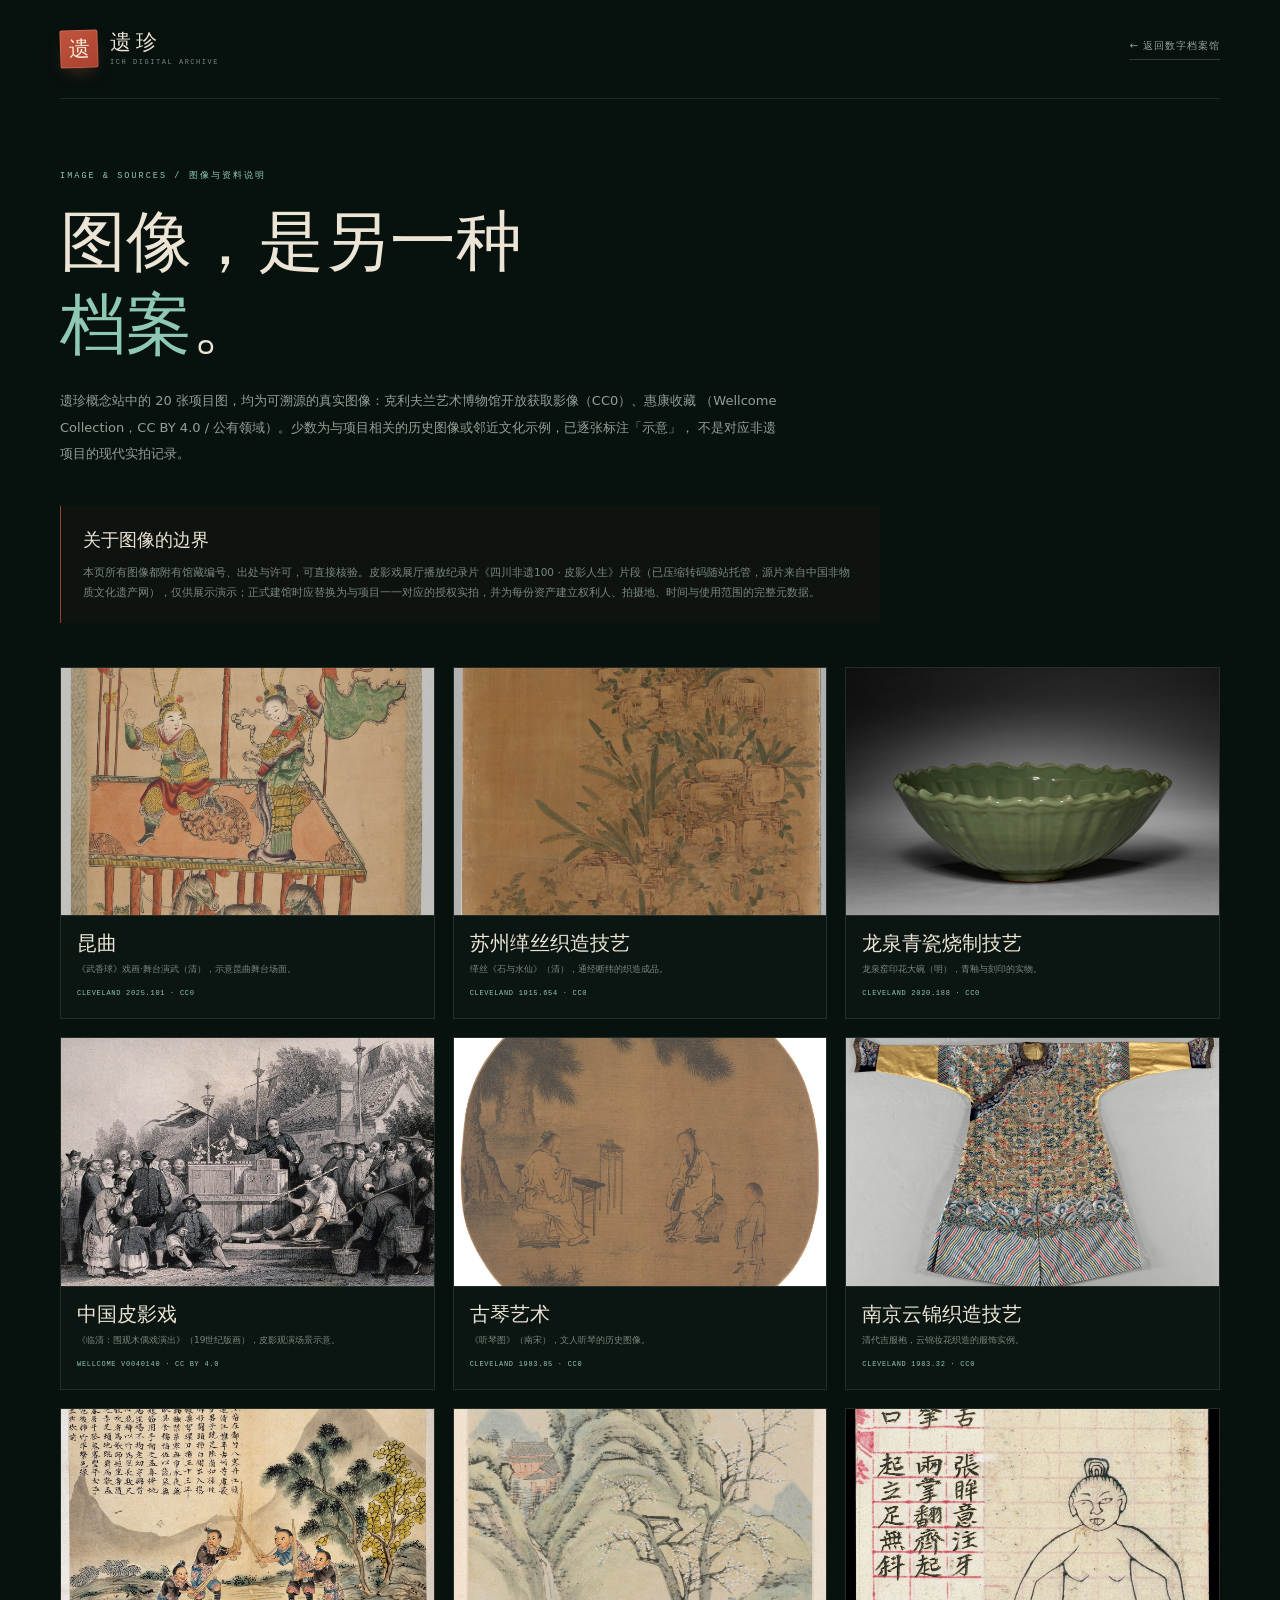
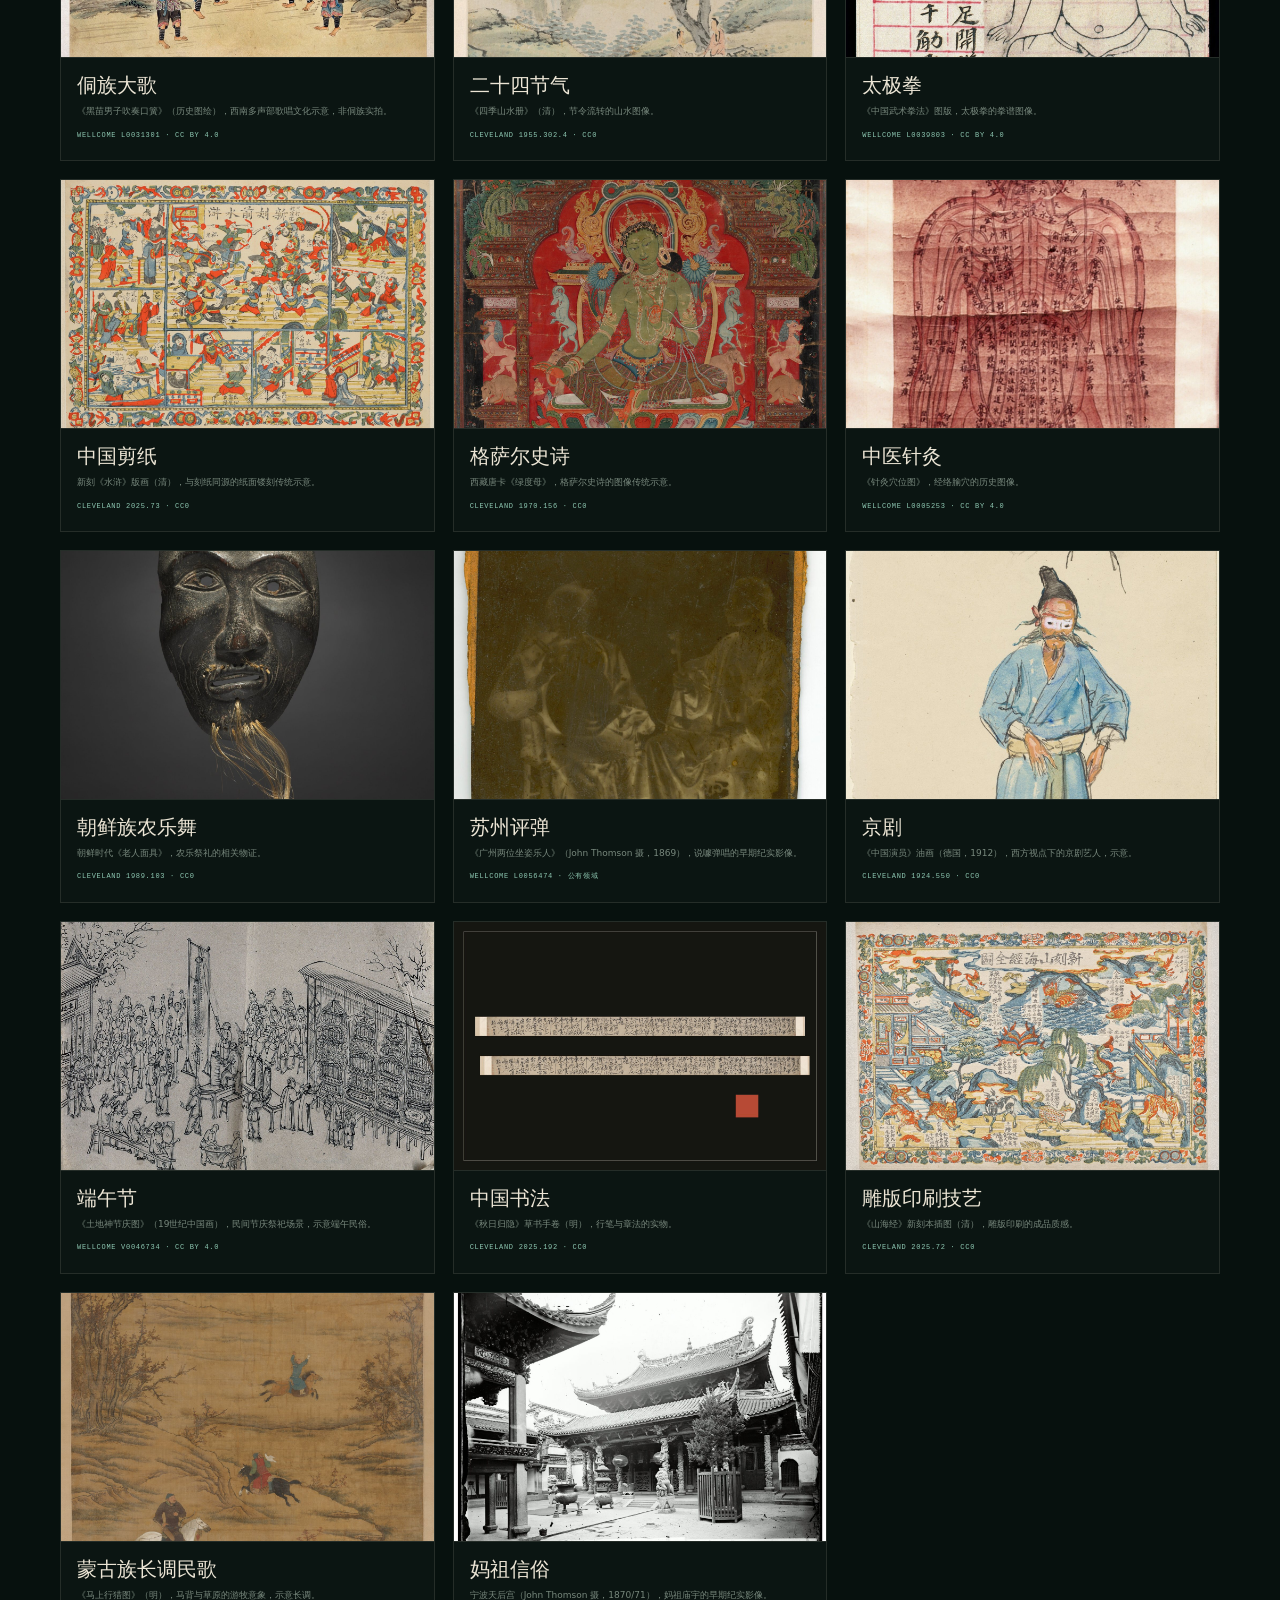
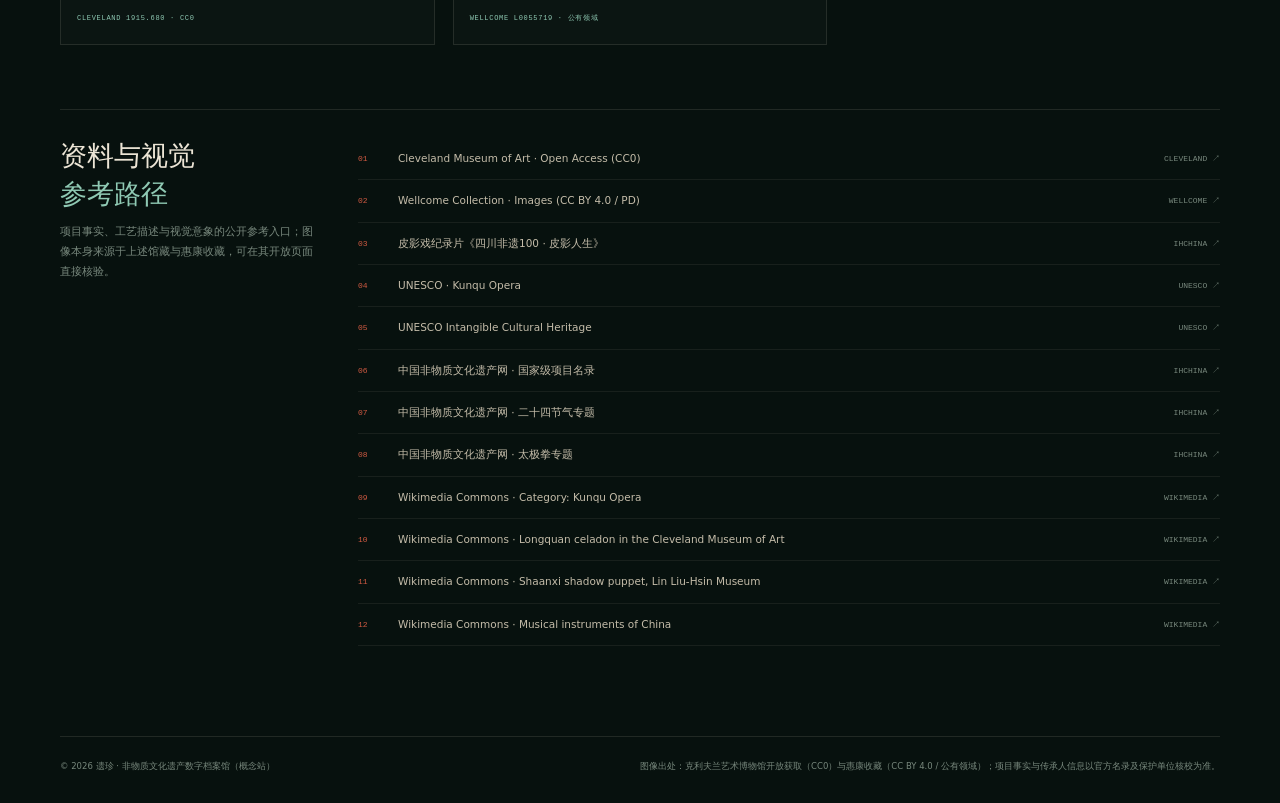
<file: credits.html>
<!DOCTYPE html>
<html lang="zh-CN">
<head>
<meta charset="UTF-8" />
<meta name="viewport" content="width=device-width, initial-scale=1" />
<meta name="theme-color" content="#07110e" />
<meta name="description" content="遗珍 · 图像与资料说明。项目图像为原创数字插画，并列出声画参考与资料核校来源。" />
<title>图像与资料说明 · 遗珍</title>
<link rel="icon" href="data:image/svg+xml,%3Csvg xmlns='http://www.w3.org/2000/svg' viewBox='0 0 64 64'%3E%3Crect width='64' height='64' rx='8' fill='%23b64a35'/%3E%3Ctext x='32' y='44' font-size='36' text-anchor='middle' fill='%23f4ead6' font-family='serif'%3E%E9%81%97%3C/text%3E%3C/svg%3E" />
<link rel="stylesheet" href="styles.css" />
<style>
  body{background:radial-gradient(900px 600px at 85% -10%,rgba(143,201,179,.08),transparent 60%),#07110e}
  .credits-wrap{width:min(1160px,calc(100% - 72px));margin:0 auto}
  .credits-head{display:flex;align-items:center;justify-content:space-between;gap:24px;padding:30px 0;border-bottom:1px solid var(--line)}
  .credits-head .back{font-size:10px;letter-spacing:.1em;color:var(--muted);border-bottom:1px solid var(--line-strong);padding-bottom:4px;transition:color .25s,border-color .25s}
  .credits-head .back:hover{color:var(--jade);border-color:rgba(var(--jade-rgb),.5)}
  .credits-main{padding:70px 0 90px}
  .credits-kicker{font-family:var(--mono);font-size:8.5px;letter-spacing:.24em;color:var(--jade)}
  .credits-main h1{font-family:var(--serif);font-size:clamp(38px,5.2vw,66px);font-weight:400;line-height:1.25;margin:18px 0 22px}
  .credits-main h1 em{font-style:normal;color:var(--jade)}
  .credits-lede{max-width:720px;font-size:13px;line-height:2.05;color:var(--muted);font-weight:300}
  .credits-note{
    margin:38px 0 44px;padding:20px 22px;border-left:1px solid rgba(var(--cinnabar-rgb),.7);
    background:rgba(var(--cinnabar-rgb),.035);max-width:820px;
  }
  .credits-note strong{display:block;font-family:var(--serif);font-size:18px;font-weight:400;color:var(--paper)}
  .credits-note p{margin-top:7px;font-size:10.5px;line-height:1.9;color:var(--faint)}
  .credits-grid{display:grid;grid-template-columns:repeat(3,minmax(0,1fr));gap:18px}
  .credit-card{border:1px solid var(--line);background:rgba(255,255,255,.014)}
  .credit-card img{display:block;width:100%;aspect-ratio:3/2;object-fit:cover;border-bottom:1px solid var(--line)}
  .credit-body{padding:14px 16px 16px}
  .credit-body h3{font-family:var(--serif);font-size:20px;font-weight:400;line-height:1.35}
  .credit-body p{margin-top:5px;font-size:9px;line-height:1.75;color:var(--faint)}
  .credit-body span{display:inline-block;margin-top:8px;font-family:var(--mono);font-size:7px;letter-spacing:.1em;color:var(--jade)}
  .refs{margin-top:64px;border-top:1px solid var(--line);padding-top:28px;display:grid;grid-template-columns:260px minmax(0,1fr);gap:38px}
  .refs h2{font-family:var(--serif);font-size:27px;font-weight:400;line-height:1.4}
  .refs h2 em{font-style:normal;color:var(--jade)}
  .refs p{font-size:10.5px;line-height:1.9;color:var(--faint);margin-top:8px}
  .ref-list{display:grid;gap:0}
  .ref-list a{display:grid;grid-template-columns:28px minmax(0,1fr) auto;gap:12px;align-items:center;padding:12px 0;border-bottom:1px solid var(--line-soft);font-size:10.5px;color:var(--paper-dim);transition:color .25s}
  .ref-list a:hover{color:var(--jade)}
  .ref-list span{font-family:var(--mono);font-size:8px;color:var(--cinnabar)}
  .ref-list em{font-family:var(--mono);font-style:normal;font-size:8px;color:var(--faint)}
  .credits-foot{border-top:1px solid var(--line);padding:22px 0 30px;display:flex;justify-content:space-between;gap:20px;flex-wrap:wrap}
  .credits-foot p{font-size:8.5px;color:var(--faint);line-height:1.7}
  @media (max-width:900px){
    .credits-grid{grid-template-columns:repeat(2,minmax(0,1fr))}
    .refs{grid-template-columns:1fr;gap:14px}
  }
  @media (max-width:620px){
    .credits-wrap{width:calc(100% - 36px)}
    .credits-main{padding:46px 0 64px}
    .credits-grid{grid-template-columns:1fr}
    .credits-head{padding:20px 0}
    .credits-head .brand-text small{display:none}
  }
</style>
</head>
<body>
<div class="credits-wrap">
  <header class="credits-head">
    <a class="brand" href="index.html" aria-label="遗珍 · 返回首页">
      <span class="brand-seal">遗</span>
      <span class="brand-text"><strong>遗珍</strong><small>ICH DIGITAL ARCHIVE</small></span>
    </a>
    <a class="back" href="index.html">← 返回数字档案馆</a>
  </header>

  <main class="credits-main">
    <p class="credits-kicker">IMAGE & SOURCES / 图像与资料说明</p>
    <h1>图像，是另一种<br><em>档案</em>。</h1>
    <p class="credits-lede">
      遗珍概念站中的 20 张项目图，均为可溯源的真实图像：克利夫兰艺术博物馆开放获取影像（CC0）、惠康收藏
      （Wellcome Collection，CC BY 4.0 / 公有领域）。少数为与项目相关的历史图像或邻近文化示例，已逐张标注「示意」，
      不是对应非遗项目的现代实拍记录。
    </p>

    <div class="credits-note">
      <strong>关于图像的边界</strong>
      <p>本页所有图像都附有馆藏编号、出处与许可，可直接核验。皮影戏展厅播放纪录片《四川非遗100 · 皮影人生》片段（已压缩转码随站托管，源片来自中国非物质文化遗产网），仅供展示演示；正式建馆时应替换为与项目一一对应的授权实拍，并为每份资产建立权利人、拍摄地、时间与使用范围的完整元数据。</p>
    </div>

    <div class="credits-grid">
      <article class="credit-card"><img src="assets/images/kunqu.jpg" alt="清代《武香球》戏画：舞台演武场景" loading="lazy"><div class="credit-body"><h3>昆曲</h3><p>《武香球》戏画·舞台演武（清），示意昆曲舞台场面。</p><span>CLEVELAND 2025.101 · CC0</span></div></article>
      <article class="credit-card"><img src="assets/images/kesi.jpg" alt="清代缂丝《石与水仙》" loading="lazy"><div class="credit-body"><h3>苏州缂丝织造技艺</h3><p>缂丝《石与水仙》（清），通经断纬的织造成品。</p><span>CLEVELAND 1915.654 · CC0</span></div></article>
      <article class="credit-card"><img src="assets/images/celadon.jpg" alt="明代龙泉窑印花大碗" loading="lazy"><div class="credit-body"><h3>龙泉青瓷烧制技艺</h3><p>龙泉窑印花大碗（明），青釉与刻印的实物。</p><span>CLEVELAND 2020.188 · CC0</span></div></article>
      <article class="credit-card"><img src="assets/images/piying.jpg" alt="19世纪版画：临清木偶戏演出" loading="lazy"><div class="credit-body"><h3>中国皮影戏</h3><p>《临清：围观木偶戏演出》（19世纪版画），皮影观演场景示意。</p><span>WELLCOME V0040140 · CC BY 4.0</span></div></article>
      <article class="credit-card"><img src="assets/images/guqin.jpg" alt="南宋《听琴图》" loading="lazy"><div class="credit-body"><h3>古琴艺术</h3><p>《听琴图》（南宋），文人听琴的历史图像。</p><span>CLEVELAND 1983.85 · CC0</span></div></article>
      <article class="credit-card"><img src="assets/images/yunjin.jpg" alt="清代吉服袍" loading="lazy"><div class="credit-body"><h3>南京云锦织造技艺</h3><p>清代吉服袍，云锦妆花织造的服饰实例。</p><span>CLEVELAND 1983.32 · CC0</span></div></article>
      <article class="credit-card"><img src="assets/images/dong.jpg" alt="历史图绘：黑苗男子吹奏口簧" loading="lazy"><div class="credit-body"><h3>侗族大歌</h3><p>《黑苗男子吹奏口簧》（历史图绘），西南多声部歌唱文化示意，非侗族实拍。</p><span>WELLCOME L0031301 · CC BY 4.0</span></div></article>
      <article class="credit-card"><img src="assets/images/solar.jpg" alt="清代《四季山水册》" loading="lazy"><div class="credit-body"><h3>二十四节气</h3><p>《四季山水册》（清），节令流转的山水图像。</p><span>CLEVELAND 1955.302.4 · CC0</span></div></article>
      <article class="credit-card"><img src="assets/images/taiji.jpg" alt="中国武术拳法图" loading="lazy"><div class="credit-body"><h3>太极拳</h3><p>《中国武术拳法》图版，太极拳的拳谱图像。</p><span>WELLCOME L0039803 · CC BY 4.0</span></div></article>
      <article class="credit-card"><img src="assets/images/papercut.jpg" alt="清代新刻《水浒》版画" loading="lazy"><div class="credit-body"><h3>中国剪纸</h3><p>新刻《水浒》版画（清），与刻纸同源的纸面镂刻传统示意。</p><span>CLEVELAND 2025.73 · CC0</span></div></article>
      <article class="credit-card"><img src="assets/images/gesar.jpg" alt="西藏唐卡《绿度母》" loading="lazy"><div class="credit-body"><h3>格萨尔史诗</h3><p>西藏唐卡《绿度母》，格萨尔史诗的图像传统示意。</p><span>CLEVELAND 1970.156 · CC0</span></div></article>
      <article class="credit-card"><img src="assets/images/acupuncture.jpg" alt="中国针灸穴位图" loading="lazy"><div class="credit-body"><h3>中医针灸</h3><p>《针灸穴位图》，经络腧穴的历史图像。</p><span>WELLCOME L0005253 · CC BY 4.0</span></div></article>
      <article class="credit-card"><img src="assets/images/nongak.jpg" alt="朝鲜时代老人面具" loading="lazy"><div class="credit-body"><h3>朝鲜族农乐舞</h3><p>朝鲜时代《老人面具》，农乐祭礼的相关物证。</p><span>CLEVELAND 1989.103 · CC0</span></div></article>
      <article class="credit-card"><img src="assets/images/pingtan.jpg" alt="John Thomson 1869年摄：广州两位坐姿乐人" loading="lazy"><div class="credit-body"><h3>苏州评弹</h3><p>《广州两位坐姿乐人》（John Thomson 摄，1869），说噱弹唱的早期纪实影像。</p><span>WELLCOME L0056474 · 公有领域</span></div></article>
      <article class="credit-card"><img src="assets/images/jingju.jpg" alt="1912年油画：中国演员" loading="lazy"><div class="credit-body"><h3>京剧</h3><p>《中国演员》油画（德国，1912），西方视点下的京剧艺人，示意。</p><span>CLEVELAND 1924.550 · CC0</span></div></article>
      <article class="credit-card"><img src="assets/images/duanwu.jpg" alt="19世纪中国土地神节庆图" loading="lazy"><div class="credit-body"><h3>端午节</h3><p>《土地神节庆图》（19世纪中国画），民间节庆祭祀场景，示意端午民俗。</p><span>WELLCOME V0046734 · CC BY 4.0</span></div></article>
      <article class="credit-card"><img src="assets/images/shufa.jpg" alt="明代草书手卷" loading="lazy"><div class="credit-body"><h3>中国书法</h3><p>《秋日归隐》草书手卷（明），行笔与章法的实物。</p><span>CLEVELAND 2025.192 · CC0</span></div></article>
      <article class="credit-card"><img src="assets/images/diaoban.jpg" alt="清代《山海经》刻本插图" loading="lazy"><div class="credit-body"><h3>雕版印刷技艺</h3><p>《山海经》新刻本插图（清），雕版印刷的成品质感。</p><span>CLEVELAND 2025.72 · CC0</span></div></article>
      <article class="credit-card"><img src="assets/images/changdiao.jpg" alt="明代《马上行猎图》" loading="lazy"><div class="credit-body"><h3>蒙古族长调民歌</h3><p>《马上行猎图》（明），马背与草原的游牧意象，示意长调。</p><span>CLEVELAND 1915.680 · CC0</span></div></article>
      <article class="credit-card"><img src="assets/images/mazu.jpg" alt="John Thomson 1870年摄：宁波天后宫" loading="lazy"><div class="credit-body"><h3>妈祖信俗</h3><p>宁波天后宫（John Thomson 摄，1870/71），妈祖庙宇的早期纪实影像。</p><span>WELLCOME L0055719 · 公有领域</span></div></article>
    </div>

    <section class="refs">
      <div>
        <h2>资料与视觉<br><em>参考路径</em></h2>
        <p>项目事实、工艺描述与视觉意象的公开参考入口；图像本身来源于上述馆藏与惠康收藏，可在其开放页面直接核验。</p>
      </div>
      <div class="ref-list">
        <a href="https://www.clevelandart.org/open-access" target="_blank" rel="noopener noreferrer"><span>01</span>Cleveland Museum of Art · Open Access (CC0)<em>CLEVELAND ↗</em></a>
        <a href="https://wellcomecollection.org/works" target="_blank" rel="noopener noreferrer"><span>02</span>Wellcome Collection · Images (CC BY 4.0 / PD)<em>WELLCOME ↗</em></a>
        <a href="https://www.ihchina.cn/video_detail/25449.html" target="_blank" rel="noopener noreferrer"><span>03</span>皮影戏纪录片《四川非遗100 · 皮影人生》<em>IHCHINA ↗</em></a>
        <a href="https://ich.unesco.org/en/RL/kunqu-opera-00004" target="_blank" rel="noopener noreferrer"><span>04</span>UNESCO · Kunqu Opera<em>UNESCO ↗</em></a>
        <a href="https://ich.unesco.org/" target="_blank" rel="noopener noreferrer"><span>05</span>UNESCO Intangible Cultural Heritage<em>UNESCO ↗</em></a>
        <a href="https://www.ihchina.cn/project.html" target="_blank" rel="noopener noreferrer"><span>06</span>中国非物质文化遗产网 · 国家级项目名录<em>IHCHINA ↗</em></a>
        <a href="https://www.ihchina.cn/solar_terms.html" target="_blank" rel="noopener noreferrer"><span>07</span>中国非物质文化遗产网 · 二十四节气专题<em>IHCHINA ↗</em></a>
        <a href="https://www.ihchina.cn/tjq_home.html" target="_blank" rel="noopener noreferrer"><span>08</span>中国非物质文化遗产网 · 太极拳专题<em>IHCHINA ↗</em></a>
        <a href="https://commons.wikimedia.org/wiki/Category:Kunqu_Opera" target="_blank" rel="noopener noreferrer"><span>09</span>Wikimedia Commons · Category: Kunqu Opera<em>WIKIMEDIA ↗</em></a>
        <a href="https://commons.wikimedia.org/wiki/Category:Longquan_celadon_in_the_Cleveland_Museum_of_Art" target="_blank" rel="noopener noreferrer"><span>10</span>Wikimedia Commons · Longquan celadon in the Cleveland Museum of Art<em>WIKIMEDIA ↗</em></a>
        <a href="https://commons.wikimedia.org/wiki/File:%27Grinding_Hell%27,_shadow_puppet_from_Shaanxi_Province,_19th_century,_Lin_Liu-Hsin_Museum.JPG" target="_blank" rel="noopener noreferrer"><span>11</span>Wikimedia Commons · Shaanxi shadow puppet, Lin Liu-Hsin Museum<em>WIKIMEDIA ↗</em></a>
        <a href="https://commons.wikimedia.org/wiki/Category:Musical_instruments_of_China" target="_blank" rel="noopener noreferrer"><span>12</span>Wikimedia Commons · Musical instruments of China<em>WIKIMEDIA ↗</em></a>
      </div>
    </section>
  </main>

  <footer class="credits-foot">
    <p>© 2026 遗珍 · 非物质文化遗产数字档案馆（概念站）</p>
    <p>图像出处：克利夫兰艺术博物馆开放获取（CC0）与惠康收藏（CC BY 4.0 / 公有领域）；项目事实与传承人信息以官方名录及保护单位核校为准。</p>
  </footer>
</div>
</body>
</html>
</file>
<file: styles.css>
/* =========================================================
   遗珍 · 非物质文化遗产数字档案馆
   Visual system: ink green / celadon / cinnabar / rice paper
   ========================================================= */

:root{
  --ink-0:#050b09;
  --ink-1:#07110e;
  --ink-2:#0a1713;
  --ink-3:#0e1e18;
  --ink-4:#13271f;
  --paper:#ece5d5;
  --paper-dim:#c4bca9;
  --muted:#92a096;
  --faint:#78887d;
  --jade:#8fc9b3;
  --jade-deep:#5f9b85;
  --jade-rgb:143,201,179;
  --cinnabar:#d15a42;
  --cinnabar-deep:#a8412e;
  --cinnabar-rgb:209,90,66;
  --gold:#c7a86a;
  --line:rgba(236,229,213,.115);
  --line-soft:rgba(236,229,213,.07);
  --line-strong:rgba(236,229,213,.2);
  --serif:"Songti SC","STSong","Noto Serif SC","Source Han Serif SC","SimSun",serif;
  --sans:"PingFang SC","HarmonyOS Sans SC","Microsoft YaHei UI","Microsoft YaHei","Segoe UI",system-ui,sans-serif;
  --mono:"SFMono-Regular","Cascadia Code","Consolas","Liberation Mono",monospace;
  --ease:cubic-bezier(.22,.79,.28,1);
  --ease-soft:cubic-bezier(.4,0,.2,1);
  --head-h:82px;
}

*,*::before,*::after{box-sizing:border-box}
html{scroll-behavior:smooth;-webkit-text-size-adjust:100%}
body{
  margin:0;
  min-height:100vh;
  color:var(--paper);
  background:
    radial-gradient(1200px 820px at 82% -12%, rgba(var(--jade-rgb),.085), transparent 62%),
    radial-gradient(980px 720px at 2% 18%, rgba(var(--cinnabar-rgb),.055), transparent 66%),
    radial-gradient(1000px 700px at 50% 108%, rgba(var(--jade-rgb),.05), transparent 62%),
    var(--ink-1);
  font-family:var(--sans);
  font-size:15px;
  line-height:1.65;
  -webkit-font-smoothing:antialiased;
  text-rendering:optimizeLegibility;
  overflow-x:hidden;
}
body.is-locked{overflow:hidden}
main, .site-head, .site-foot{position:relative;z-index:2}
img,svg,canvas{display:block}
a{color:inherit;text-decoration:none}
button{font:inherit;color:inherit;background:none;border:0;padding:0;cursor:pointer}
input,textarea,select{font:inherit;color:inherit}
p,h1,h2,h3,h4,blockquote,dl,dd,dt,figure{margin:0}
ul,ol{margin:0;padding:0;list-style:none}
fieldset{margin:0;padding:0;border:0}
::selection{background:rgba(var(--cinnabar-rgb),.36);color:#fff}
:focus-visible{outline:2px solid rgba(var(--jade-rgb),.9);outline-offset:3px}
[hidden]{display:none!important}

.sr-only{position:absolute!important;width:1px;height:1px;padding:0;margin:-1px;overflow:hidden;clip:rect(0 0 0 0);white-space:nowrap;border:0}
.mono{font-family:var(--mono)}
.shell{width:min(1240px,calc(100% - 96px));margin-inline:auto}

.skip-link{
  position:fixed;top:-100px;left:18px;z-index:10001;
  background:var(--paper);color:var(--ink-1);
  padding:10px 18px;border-radius:2px;font-size:12px;
  transition:top .25s var(--ease);
}
.skip-link:focus{top:14px}

/* ---------- texture ---------- */
.grain{
  position:fixed;inset:0;z-index:1;pointer-events:none;
  opacity:.032;
  background-image:url("data:image/svg+xml,%3Csvg xmlns='http://www.w3.org/2000/svg' width='180' height='180'%3E%3Cfilter id='n'%3E%3CfeTurbulence type='fractalNoise' baseFrequency='.82' numOctaves='4' stitchTiles='stitch'/%3E%3C/filter%3E%3Crect width='100%25' height='100%25' filter='url(%23n)'/%3E%3C/svg%3E");
  mix-blend-mode:overlay;
}

.scroll-progress{
  position:fixed;top:0;left:0;right:0;height:2px;z-index:200;
  pointer-events:none;
}
.scroll-progress span{
  display:block;height:100%;width:0;
  background:linear-gradient(90deg,var(--jade),var(--gold));
  box-shadow:0 0 14px rgba(var(--jade-rgb),.6);
}

/* ---------- loader ---------- */
.loader{
  position:fixed;inset:0;z-index:10000;
  display:grid;place-items:center;
  background:
    radial-gradient(700px 500px at 50% 45%,rgba(var(--jade-rgb),.06),transparent 70%),
    #050b09;
  transition:opacity .8s var(--ease),visibility .8s;
}
.loader.is-done{opacity:0;visibility:hidden}
.loader-inner{display:flex;flex-direction:column;align-items:center;text-align:center}
.loader-seal{
  width:64px;height:64px;display:grid;place-items:center;
  background:var(--cinnabar);color:#f7ead8;
  font-family:var(--serif);font-size:36px;
  border-radius:3px;transform:rotate(-3deg);
  box-shadow:0 18px 44px -22px rgba(var(--cinnabar-rgb),.9),inset 0 0 0 2px rgba(255,255,255,.14);
  animation:sealIn .7s var(--ease) both;
}
.loader-word{margin-top:24px;font-family:var(--serif);font-size:15px;letter-spacing:.42em;color:var(--paper-dim)}
.loader-track{width:180px;height:1px;background:rgba(236,229,213,.12);margin-top:18px;overflow:hidden}
.loader-track span{display:block;height:100%;width:35%;background:linear-gradient(90deg,transparent,var(--jade),transparent);animation:loadSlide 1.3s ease-in-out infinite}
.loader-meta{margin-top:16px;font-family:var(--mono);font-size:7.5px;letter-spacing:.24em;color:var(--faint)}
@keyframes loadSlide{0%{transform:translateX(-110%)}100%{transform:translateX(400%)}}
@keyframes sealIn{from{opacity:0;transform:rotate(-9deg) scale(.8)}to{opacity:1;transform:rotate(-3deg) scale(1)}}

/* ---------- header ---------- */
.site-head{
  position:fixed;top:0;left:0;right:0;z-index:100;
  transition:background .4s var(--ease-soft),border-color .4s;
}
.site-head::before{
  content:"";position:absolute;inset:0;
  background:linear-gradient(180deg,rgba(5,11,9,.88),rgba(5,11,9,.32) 70%,transparent);
  transition:opacity .4s;
  pointer-events:none;
}
.site-head.is-solid::before{
  background:rgba(6,13,10,.82);
  -webkit-backdrop-filter:blur(20px) saturate(130%);
  backdrop-filter:blur(20px) saturate(130%);
  border-bottom:1px solid var(--line-soft);
}
.head-inner{
  height:var(--head-h);
  display:flex;align-items:center;justify-content:space-between;gap:32px;
  position:relative;
}
.brand{display:inline-flex;align-items:center;gap:12px;flex-shrink:0}
.brand-seal{
  width:38px;height:38px;display:grid;place-items:center;flex-shrink:0;
  background:linear-gradient(150deg,#c2543e,#a8412e);
  color:#f8ecda;font-family:var(--serif);font-size:21px;
  border-radius:2px;transform:rotate(-2deg);
  box-shadow:0 8px 20px -10px rgba(var(--cinnabar-rgb),.8),inset 0 0 0 1px rgba(255,255,255,.16);
}
.brand-text{display:flex;flex-direction:column;line-height:1.1}
.brand-text strong{
  font-family:var(--serif);font-size:21px;font-weight:500;
  letter-spacing:.24em;color:var(--paper);
}
.brand-text small{
  margin-top:5px;font-family:var(--mono);font-size:7px;
  letter-spacing:.22em;color:var(--faint);white-space:nowrap;
}
.main-nav{display:flex;align-items:center;gap:32px}
.main-nav a{
  position:relative;padding:7px 0;
  font-size:12.5px;letter-spacing:.14em;color:var(--paper-dim);
  transition:color .3s;
}
.main-nav a::after{
  content:"";position:absolute;left:0;bottom:0;height:1px;width:0;
  background:var(--jade);transition:width .35s var(--ease);
}
.main-nav a:hover,.main-nav a.is-active{color:var(--jade)}
.main-nav a:hover::after,.main-nav a.is-active::after{width:100%}
.head-tools{display:flex;align-items:center;gap:12px}
.icon-btn{
  display:inline-flex;align-items:center;justify-content:center;
  width:38px;height:38px;border-radius:50%;
  color:var(--paper-dim);border:1px solid transparent;
  transition:color .25s,border-color .25s,background .25s;
}
.icon-btn:hover{color:var(--jade);border-color:var(--line);background:rgba(255,255,255,.03)}
.icon-btn svg{width:18px;height:18px}
.search-trigger{
  width:auto;height:36px;padding:0 11px;gap:8px;border-radius:2px;
  border:1px solid var(--line);color:var(--muted);
  font-size:11px;letter-spacing:.08em;
}
.search-trigger span{display:inline}
.search-trigger kbd{
  font-family:var(--mono);font-size:9px;color:var(--faint);
  border:1px solid var(--line);border-radius:2px;padding:1px 5px;margin-left:3px;
}
.menu-btn{display:none;width:40px;height:40px;position:relative;z-index:110}
.menu-btn span{
  display:block;width:20px;height:1px;background:var(--paper);
  margin:6px auto;transition:transform .35s var(--ease),opacity .3s;
}
.menu-btn[aria-expanded="true"] span:first-child{transform:translateY(3.5px) rotate(45deg)}
.menu-btn[aria-expanded="true"] span:last-child{transform:translateY(-3.5px) rotate(-45deg)}

/* mobile nav */
.mobile-nav{
  position:fixed;inset:0;z-index:95;
  background:
    radial-gradient(800px 600px at 80% 0%,rgba(var(--jade-rgb),.08),transparent 65%),
    rgba(5,11,9,.985);
  transform:translateY(-102%);
  transition:transform .6s var(--ease);
  overflow-y:auto;
}
.mobile-nav.is-open{transform:none}
.mobile-nav-inner{padding:112px 32px 40px;min-height:100%;display:flex;flex-direction:column}
.mobile-label{font-family:var(--mono);font-size:8px;letter-spacing:.3em;color:var(--faint);margin-bottom:32px}
.mobile-nav nav{display:flex;flex-direction:column;border-top:1px solid var(--line-soft)}
.mobile-nav nav a{
  display:flex;align-items:center;gap:20px;
  padding:20px 0;border-bottom:1px solid var(--line-soft);
  font-family:var(--serif);font-size:30px;color:var(--paper);
}
.mobile-nav nav a span{font-family:var(--mono);font-size:9px;color:var(--cinnabar);letter-spacing:.12em}
.mobile-nav-foot{margin-top:auto;padding-top:42px}
.mobile-nav-foot p{margin-top:24px;font-family:var(--serif);font-size:12px;letter-spacing:.28em;color:var(--faint)}

/* section rail */
.section-rail{
  position:fixed;right:12px;top:50%;transform:translateY(-50%);
  z-index:60;display:flex;flex-direction:column;align-items:flex-end;gap:14px;
  pointer-events:none;
}
.section-rail nav{
  position:relative;display:flex;flex-direction:column;gap:1px;
  pointer-events:auto;
}
.section-rail nav::before{
  content:"";position:absolute;right:3px;top:13px;bottom:13px;width:1px;
  background:linear-gradient(180deg,transparent,rgba(236,229,213,.16) 18%,rgba(236,229,213,.16) 82%,transparent);
}
.section-rail a{
  position:relative;display:flex;align-items:center;justify-content:flex-end;gap:10px;
  height:25px;padding-left:12px;color:var(--faint);
  transition:color .3s;
}
.section-rail a i{
  position:relative;z-index:1;display:block;width:5px;height:5px;border-radius:50%;
  background:var(--ink-1);border:1px solid var(--faint);
  transition:background .3s,border-color .3s,box-shadow .3s,transform .3s;
}
.section-rail a .rail-name{
  font-size:8.5px;letter-spacing:.16em;white-space:nowrap;
  opacity:0;transform:translateX(6px);
  transition:opacity .3s,transform .3s,color .3s;
}
.section-rail a:hover{color:var(--paper-dim)}
.section-rail a:hover .rail-name{opacity:1;transform:none}
.section-rail a:hover i{border-color:var(--paper-dim)}
.section-rail a.is-active{color:var(--jade)}
.section-rail a.is-active .rail-name{opacity:1;transform:none}
.section-rail a.is-active i{
  background:var(--jade);border-color:var(--jade);transform:scale(1.35);
  box-shadow:0 0 0 4px rgba(var(--jade-rgb),.1);
}
.rail-word{
  writing-mode:vertical-rl;font-family:var(--mono);font-size:6.5px;
  letter-spacing:.22em;color:var(--faint);opacity:.65;
}
.rail-count{font-family:var(--mono);font-size:7px;letter-spacing:.06em;color:var(--faint)}

/* ---------- shared type ---------- */
.kicker{
  font-family:var(--mono);font-size:8.5px;letter-spacing:.24em;
  color:var(--jade);text-transform:uppercase;
}
.eyebrow{
  display:flex;align-items:center;gap:12px;flex-wrap:wrap;
  font-size:10px;letter-spacing:.2em;color:var(--jade);
}
.eyebrow-line{display:inline-block;width:42px;height:1px;background:linear-gradient(90deg,var(--jade),transparent)}
.eyebrow em{font-style:normal;font-family:var(--mono);font-size:8px;letter-spacing:.2em;color:var(--faint);margin-left:8px}
.dot{display:inline-block;width:4px;height:4px;border-radius:50%;background:var(--cinnabar);margin-right:8px;vertical-align:2px}
.text-btn{
  display:inline-flex;align-items:center;gap:8px;
  font-size:11.5px;letter-spacing:.06em;color:var(--paper);
  padding-bottom:4px;border-bottom:1px solid var(--line-strong);
  transition:color .3s,border-color .3s;
}
.text-btn span{transition:transform .35s var(--ease);font-family:var(--mono)}
.text-btn:hover{color:var(--jade);border-color:rgba(var(--jade-rgb),.5)}
.text-btn:hover span{transform:translateX(4px)}

/* ---------- hero ---------- */
.hero{
  position:relative;min-height:100svh;padding-top:var(--head-h);
  display:flex;flex-direction:column;justify-content:center;
  overflow:hidden;
}
.hero-atmosphere{position:absolute;inset:0;pointer-events:none;overflow:hidden}
.contour{
  position:absolute;inset:-8% -5% -4%;
  width:110%;height:116%;color:var(--jade);
  opacity:.085;
}
.hero-glow{position:absolute;border-radius:50%;filter:blur(110px);pointer-events:none}
.hero-glow-a{width:620px;height:620px;left:-180px;top:-230px;background:rgba(var(--jade-rgb),.11)}
.hero-glow-b{width:560px;height:560px;right:-140px;bottom:-120px;background:rgba(var(--cinnabar-rgb),.09)}
.hero-grid{
  position:relative;z-index:3;
  display:grid;grid-template-columns:minmax(0,1.08fr) minmax(390px,.82fr);
  align-items:center;gap:clamp(38px,5.5vw,84px);
  padding-top:46px;padding-bottom:58px;
}
.hero-copy{min-width:0}
.title-wrap{position:relative;width:fit-content;max-width:100%}
.hero h1{
  font-family:var(--serif);font-weight:400;
  font-size:clamp(62px,7.25vw,110px);
  line-height:1.03;letter-spacing:.045em;
  margin:27px 0 30px;color:var(--paper);
  text-shadow:0 26px 80px rgba(0,0,0,.4);
}
.hero h1 .jade{
  color:var(--jade);
  text-shadow:0 0 60px rgba(var(--jade-rgb),.24),0 20px 70px rgba(0,0,0,.4);
}
.title-seal{
  position:absolute;right:-78px;top:112px;
  width:46px;height:74px;
  border:1px solid rgba(var(--cinnabar-rgb),.75);
  color:var(--cinnabar);
  display:flex;align-items:center;justify-content:center;
  font-family:var(--serif);font-size:12px;line-height:1.5;
  letter-spacing:.32em;writing-mode:vertical-rl;
  transform:rotate(3deg);opacity:.86;
  box-shadow:inset 0 0 18px rgba(var(--cinnabar-rgb),.07);
}
.hero-lede{
  font-size:15.5px;line-height:2.12;color:var(--muted);
  max-width:500px;font-weight:300;
}
.hero-actions{display:flex;align-items:center;gap:13px;flex-wrap:wrap;margin-top:34px}
.btn{
  display:inline-flex;align-items:center;justify-content:center;gap:11px;
  height:50px;padding:0 24px;border-radius:2px;
  font-size:12px;letter-spacing:.1em;
  transition:background .35s,color .35s,border-color .35s,transform .35s var(--ease);
}
.btn svg{width:17px;height:17px;transition:transform .35s var(--ease)}
.btn:hover svg{transform:translateX(4px)}
.btn-primary{background:var(--paper);color:var(--ink-1);border:1px solid var(--paper)}
.btn-primary:hover{background:var(--jade);border-color:var(--jade);color:var(--ink-1)}
.btn-ghost{border:1px solid var(--line-strong);color:var(--paper-dim)}
.btn-ghost:hover{border-color:rgba(var(--jade-rgb),.55);color:var(--jade)}
.hero-stats{
  display:grid;grid-template-columns:repeat(4,1fr);
  margin-top:52px;border-top:1px solid var(--line);padding-top:18px;
}
.hero-stats > div{padding-right:14px;min-width:0}
.hero-stats > div + div{border-left:1px solid var(--line-soft);padding-left:20px}
.hero-stats dt{
  font-family:var(--serif);font-size:clamp(24px,2.1vw,31px);
  line-height:1.1;color:var(--paper);letter-spacing:.01em;
}
.hero-stats dt i{font-style:normal;font-size:13px;color:var(--jade);margin-left:2px}
.hero-stats dd{margin-top:7px;font-size:9.5px;letter-spacing:.14em;color:var(--faint);white-space:nowrap}

.hero-stage{
  position:relative;min-height:580px;
  display:flex;align-items:center;justify-content:center;
}
.stage-ring{
  position:absolute;width:min(510px,92%);aspect-ratio:1;border-radius:50%;
  border:1px dashed rgba(var(--jade-rgb),.2);
  animation:spin 90s linear infinite;
}
.stage-ring::before{
  content:"";position:absolute;inset:38px;border-radius:50%;
  border:1px solid rgba(var(--jade-rgb),.06);
}
@keyframes spin{to{transform:rotate(360deg)}}
.stage-cross{position:absolute;font-family:var(--mono);font-size:15px;color:var(--jade);opacity:.3}
.cross-a{top:36px;right:6%}
.cross-b{bottom:58px;left:2%}
.stage-note{
  position:absolute;z-index:4;
  width:176px;padding:12px 14px;
  border:1px solid var(--line);
  background:rgba(7,17,14,.72);
  -webkit-backdrop-filter:blur(12px);backdrop-filter:blur(12px);
  display:flex;flex-direction:column;gap:4px;
  box-shadow:0 18px 40px -28px #000;
}
.stage-note span{font-family:var(--mono);font-size:7px;letter-spacing:.2em;color:var(--faint)}
.stage-note b{font-family:var(--mono);font-size:9.5px;font-weight:400;color:var(--paper-dim);letter-spacing:.04em}
.stage-note i{font-style:normal;font-size:8.5px;color:var(--jade);opacity:.8}
.note-a{top:24px;right:-22px}
.note-b{bottom:86px;left:-48px}
.live-dot{
  display:inline-block;width:4px;height:4px;border-radius:50%;
  background:var(--jade);margin-right:5px;vertical-align:2px;
  box-shadow:0 0 0 0 rgba(var(--jade-rgb),.6);
  animation:livePulse 2.2s infinite;
}
@keyframes livePulse{0%{box-shadow:0 0 0 0 rgba(var(--jade-rgb),.55)}70%{box-shadow:0 0 0 6px rgba(var(--jade-rgb),0)}100%{box-shadow:0 0 0 0 rgba(var(--jade-rgb),0)}}

.arch{
  position:relative;z-index:2;width:min(426px,84%);
  height:540px;max-height:56vh;min-height:420px;
  border-radius:226px 226px 10px 10px;
  border:1px solid rgba(var(--jade-rgb),.24);
  background:
    radial-gradient(70% 58% at 50% 62%,rgba(var(--jade-rgb),.12),transparent 68%),
    radial-gradient(90% 80% at 50% 100%,rgba(199,168,106,.06),transparent 60%),
    linear-gradient(180deg,rgba(10,23,18,.72),rgba(5,12,9,.95));
  box-shadow:0 50px 120px -60px #000,inset 0 0 90px rgba(var(--jade-rgb),.05);
  overflow:hidden;
}
.arch::before{
  content:"";position:absolute;inset:12px;z-index:1;pointer-events:none;
  border:1px solid rgba(var(--jade-rgb),.1);
  border-radius:216px 216px 6px 6px;
}
.arch::after{
  content:"";position:absolute;left:0;right:0;bottom:0;height:26%;z-index:1;pointer-events:none;
  background:linear-gradient(180deg,transparent,rgba(3,8,6,.72));
}
#artifactCanvas{position:absolute;inset:0;width:100%;height:100%;z-index:2;cursor:grab;touch-action:none}
#artifactCanvas:active{cursor:grabbing}
#artifactCanvas:focus-visible{outline:2px solid rgba(var(--jade-rgb),.75);outline-offset:-16px;border-radius:216px 216px 8px 8px}
.artifact-controls{
  position:absolute;right:14px;top:50%;transform:translateY(-50%);z-index:4;
  display:flex;flex-direction:column;align-items:center;gap:4px;
}
.artifact-controls button{
  width:27px;height:27px;border-radius:50%;
  border:1px solid rgba(236,229,213,.18);
  background:rgba(5,11,9,.5);color:var(--paper-dim);
  -webkit-backdrop-filter:blur(8px);backdrop-filter:blur(8px);
  display:grid;place-items:center;
  font-family:var(--mono);font-size:14px;line-height:1;
  transition:color .25s,border-color .25s,background .25s,transform .25s;
}
.artifact-controls button svg{width:13px;height:13px}
.artifact-controls button .auto-off{display:none}
.artifact-controls button[aria-pressed="true"] .auto-on{display:block}
.artifact-controls button[aria-pressed="true"] .auto-off{display:none}
.artifact-controls button[aria-pressed="false"] .auto-on{display:none}
.artifact-controls button[aria-pressed="false"] .auto-off{display:block}
.artifact-controls button:hover{color:var(--jade);border-color:rgba(var(--jade-rgb),.5);transform:translateY(-1px)}
.artifact-controls button[aria-pressed="true"]{color:var(--jade);border-color:rgba(var(--jade-rgb),.45);background:rgba(var(--jade-rgb),.08)}
.arch-label{
  position:absolute;top:32px;left:0;right:0;z-index:3;text-align:center;
  font-family:var(--serif);font-size:9.5px;letter-spacing:.26em;color:rgba(236,229,213,.58);
  pointer-events:none;
}
.arch-meta{
  position:absolute;left:22px;right:22px;bottom:17px;z-index:3;
  display:flex;justify-content:space-between;align-items:center;
  font-family:var(--mono);font-size:7.5px;letter-spacing:.17em;color:var(--faint);
  pointer-events:none;
}
.arch-meta span:last-child{color:rgba(var(--jade-rgb),.55)}
.stage-caption{
  position:absolute;bottom:-2px;left:50%;transform:translateX(-50%);
  display:flex;align-items:center;gap:12px;white-space:nowrap;
  font-family:var(--serif);font-size:11px;letter-spacing:.34em;color:var(--faint);
}
.caption-line{width:28px;height:1px;background:var(--line)}

.category-marquee{
  position:relative;z-index:4;margin-top:auto;
  border-top:1px solid var(--line-soft);border-bottom:1px solid var(--line-soft);
  overflow:hidden;background:rgba(255,255,255,.012);
}
.marquee-track{
  display:flex;align-items:center;gap:38px;width:max-content;
  padding:15px 0;
  animation:marquee 52s linear infinite;
}
.category-marquee:hover .marquee-track{animation-play-state:paused}
.marquee-track span{
  font-family:var(--serif);font-size:11px;letter-spacing:.3em;
  color:rgba(236,229,213,.55);white-space:nowrap;
}
.marquee-track i{font-style:normal;font-size:5px;color:var(--cinnabar);opacity:.7}
@keyframes marquee{to{transform:translateX(-50%)}}

/* ---------- section ---------- */
.section{position:relative;padding:122px 0}
.section-head{
  display:grid;grid-template-columns:132px minmax(0,1fr) minmax(280px,368px);
  gap:clamp(24px,4vw,52px);align-items:start;
  border-top:1px solid var(--line);padding-top:25px;
}
.section-mark .cn-num{
  display:block;font-family:var(--serif);font-size:33px;
  line-height:1;color:var(--cinnabar);letter-spacing:.08em;
}
.section-mark em{
  display:block;margin-top:12px;font-family:var(--mono);font-style:normal;
  font-size:8px;letter-spacing:.24em;color:var(--faint);
}
.section-head h2{
  font-family:var(--serif);font-weight:400;
  font-size:clamp(38px,4.2vw,54px);line-height:1.28;letter-spacing:.025em;
}
.section-head h2 em{font-style:normal;color:var(--jade)}
.section-head > p{
  font-size:13px;line-height:2.05;color:var(--muted);
  padding-top:8px;font-weight:300;
}

/* reveal */
[data-reveal]{
  opacity:0;transform:translateY(26px);
  transition:opacity .9s var(--ease),transform .9s var(--ease);
  transition-delay:var(--d,0s);
}
[data-reveal].is-in{opacity:1;transform:none}
html:not(.js) [data-reveal]{opacity:1;transform:none}

/* ---------- archive ---------- */
.archive-toolbar{
  display:grid;grid-template-columns:minmax(248px,300px) minmax(0,1fr) auto;
  gap:16px;align-items:start;margin:40px 0 28px;
}
.inline-search{
  display:flex;align-items:center;gap:9px;
  height:42px;padding:0 12px;
  border:1px solid var(--line);border-radius:2px;
  background:rgba(255,255,255,.018);
  transition:border-color .3s,background .3s;
}
.inline-search:focus-within{border-color:rgba(var(--jade-rgb),.5);background:rgba(var(--jade-rgb),.035)}
.inline-search svg{width:15px;height:15px;color:var(--faint);flex-shrink:0}
.inline-search input{
  flex:1;min-width:0;border:0;background:none;outline:none;
  font-size:11.5px;letter-spacing:.03em;color:var(--paper);
}
.inline-search input::placeholder{color:var(--faint)}
.inline-search input::-webkit-search-cancel-button{display:none}
.inline-search button{font-size:16px;color:var(--faint);line-height:1;padding:2px 4px}
.inline-search button:hover{color:var(--jade)}
.filter-pills{display:flex;flex-wrap:wrap;gap:5px;padding-top:1px}
.filter-pill{
  height:30px;padding:0 10px;border:1px solid var(--line);border-radius:2px;
  font-size:10px;letter-spacing:.05em;color:var(--muted);white-space:nowrap;
  transition:color .25s,border-color .25s,background .25s;
}
.filter-pill:hover{color:var(--jade);border-color:rgba(var(--jade-rgb),.4)}
.filter-pill.is-active{background:var(--paper);border-color:var(--paper);color:var(--ink-1)}
.archive-meta{display:flex;align-items:center;justify-content:flex-end;gap:12px;padding-top:5px}
.saved-filter{
  display:inline-flex;align-items:center;gap:6px;height:30px;padding:0 9px;
  border:1px solid var(--line);border-radius:2px;
  font-size:9.5px;letter-spacing:.05em;color:var(--muted);
  transition:color .25s,border-color .25s,background .25s;
}
.saved-filter svg{width:12px;height:12px}
.saved-filter b{
  font-family:var(--mono);font-size:7.5px;font-weight:400;
  color:var(--faint);min-width:9px;text-align:center;
}
.saved-filter:hover{color:var(--jade);border-color:rgba(var(--jade-rgb),.4)}
.saved-filter[aria-pressed="true"]{background:rgba(var(--jade-rgb),.09);border-color:rgba(var(--jade-rgb),.45);color:var(--jade)}
.saved-filter[aria-pressed="true"] svg path{fill:currentColor}
.saved-filter[aria-pressed="true"] b{color:var(--jade)}
.archive-count{display:flex;align-items:baseline;gap:6px;white-space:nowrap}
.archive-count b{font-family:var(--serif);font-size:23px;font-weight:400;color:var(--jade)}
.archive-count span{font-size:9px;letter-spacing:.12em;color:var(--faint)}
.archive-meta .archive-count{padding-top:0}

.project-grid{display:grid;grid-template-columns:repeat(3,minmax(0,1fr));gap:20px}
.archive-empty{
  padding:64px 24px;text-align:center;border:1px dashed var(--line-strong);
  background:rgba(255,255,255,.012);
}
.archive-empty h3{font-family:var(--serif);font-size:28px;font-weight:400;margin-top:10px}
.archive-empty p:not(.kicker){margin:9px auto 18px;max-width:420px;font-size:11px;line-height:1.9;color:var(--faint)}
.project-card{
  position:relative;overflow:hidden;border:1px solid var(--line);border-radius:3px;
  background:linear-gradient(180deg,rgba(255,255,255,.025),rgba(255,255,255,.006));
  cursor:pointer;
  transition:transform .45s var(--ease),border-color .35s,box-shadow .45s;
}
.project-card:hover,.project-card:focus-visible{
  transform:translateY(-5px);
  border-color:rgba(var(--jade-rgb),.45);
  box-shadow:0 34px 70px -46px #000;
}
.card-hit{
  position:absolute;inset:0;z-index:4;
  border:0;background:transparent;cursor:pointer;border-radius:3px;
}
.card-hit:focus-visible{outline:2px solid rgba(var(--jade-rgb),.85);outline-offset:-3px}
.card-bookmark{
  position:absolute;right:13px;top:43px;z-index:5;
  display:grid;place-items:center;width:30px;height:30px;border-radius:50%;
  border:1px solid rgba(236,229,213,.22);
  background:rgba(5,11,9,.42);color:var(--paper-dim);
  -webkit-backdrop-filter:blur(8px);backdrop-filter:blur(8px);
  transition:color .25s,border-color .25s,background .25s,transform .25s;
}
.card-bookmark svg{width:14px;height:14px}
.card-bookmark:hover{color:var(--jade);border-color:rgba(var(--jade-rgb),.55);transform:scale(1.07)}
.card-bookmark[aria-pressed="true"]{color:var(--jade);border-color:rgba(var(--jade-rgb),.55);background:rgba(var(--jade-rgb),.11)}
.card-bookmark[aria-pressed="true"] svg path{fill:currentColor}
.project-card.is-bookmarked .card-no{color:var(--jade)}
.card-art{
  position:relative;height:196px;overflow:hidden;
  background:
    radial-gradient(120% 130% at 18% 0%,var(--card-a,#1d3a2e),transparent 62%),
    radial-gradient(100% 110% at 100% 100%,var(--card-b,#132b22),transparent 65%),
    linear-gradient(155deg,#10231b,#08130f);
}
.card-art::before{
  content:"";position:absolute;inset:0;z-index:1;
  background:
    linear-gradient(90deg,transparent 49.7%,rgba(236,229,213,.055) 50%,transparent 50.3%),
    linear-gradient(0deg,transparent 49.7%,rgba(236,229,213,.045) 50%,transparent 50.3%);
  background-size:74px 74px;
  mask-image:linear-gradient(180deg,rgba(0,0,0,.9),transparent 90%);
  pointer-events:none;
}
.card-art::after{
  content:"";position:absolute;inset:0;z-index:2;pointer-events:none;
  background:
    linear-gradient(180deg,rgba(5,11,9,.34),transparent 28%,transparent 52%,rgba(5,11,9,.86)),
    linear-gradient(90deg,rgba(5,11,9,.4),transparent 42%);
}
.card-photo{
  position:absolute;inset:0;z-index:0;width:100%;height:100%;
  object-fit:cover;object-position:center 46%;
  opacity:.92;filter:brightness(1.03) saturate(.92) contrast(1.02);
  transform:scale(1.015);
  transition:transform .8s var(--ease),opacity .5s,filter .5s;
}
.project-card:hover .card-photo{transform:scale(1.065);opacity:1;filter:brightness(1.06) saturate(1) contrast(1.03)}
.card-art svg{position:absolute;inset:0;z-index:1;width:100%;height:100%;opacity:.7}
.card-glyph{
  position:absolute;right:8px;bottom:-30px;z-index:1;
  font-family:var(--serif);font-size:166px;line-height:.86;
  color:rgba(236,229,213,.105);
  mix-blend-mode:soft-light;
  transition:transform .7s var(--ease),color .5s;
  user-select:none;
}
.project-card:hover .card-glyph{transform:translateY(-8px) scale(1.03);color:rgba(236,229,213,.14)}
.card-top{
  position:absolute;top:13px;left:15px;right:15px;z-index:3;
  display:flex;align-items:center;justify-content:space-between;gap:10px;
}
.card-no{font-family:var(--mono);font-size:8px;letter-spacing:.18em;color:rgba(236,229,213,.5)}
.card-level{
  font-size:8px;letter-spacing:.12em;color:var(--paper-dim);
  border:1px solid rgba(236,229,213,.22);padding:3px 7px;
  background:rgba(5,11,9,.32);-webkit-backdrop-filter:blur(6px);backdrop-filter:blur(6px);
}
.card-vertical{
  position:absolute;left:14px;bottom:14px;z-index:3;
  writing-mode:vertical-rl;font-family:var(--serif);font-size:9px;
  letter-spacing:.28em;color:rgba(236,229,213,.55);
}
.card-body{padding:19px 19px 16px}
.card-kicker{font-family:var(--mono);font-size:8px;letter-spacing:.18em;color:var(--jade)}
.card-title{
  font-family:var(--serif);font-weight:500;font-size:24px;
  line-height:1.3;letter-spacing:.015em;margin-top:7px;
  transition:color .3s;
}
.project-card:hover .card-title{color:var(--jade)}
.card-region{margin-top:5px;font-size:9.5px;letter-spacing:.1em;color:var(--faint)}
.card-desc{
  margin:14px 0 16px;font-size:11.5px;line-height:1.85;color:var(--muted);
  display:-webkit-box;-webkit-line-clamp:2;-webkit-box-orient:vertical;overflow:hidden;
  min-height:42px;font-weight:300;
}
.card-foot{
  display:flex;align-items:center;justify-content:space-between;
  border-top:1px solid var(--line-soft);padding-top:12px;
  font-family:var(--mono);font-size:8px;letter-spacing:.12em;color:var(--faint);
}
.card-open{display:inline-flex;align-items:center;gap:7px;color:var(--paper-dim)}
.card-open i{
  display:grid;place-items:center;width:22px;height:22px;border-radius:50%;
  border:1px solid var(--line);font-style:normal;font-size:10px;
  transition:background .3s,color .3s,border-color .3s,transform .35s var(--ease);
}
.project-card:hover .card-open i{background:var(--jade);border-color:var(--jade);color:var(--ink-1);transform:translateX(3px)}
.archive-foot{
  display:flex;align-items:center;justify-content:space-between;gap:20px;
  border-top:1px solid var(--line);margin-top:30px;padding-top:18px;
}
.archive-foot p{font-size:9.5px;color:var(--faint);line-height:1.8}
.archive-foot-actions{display:flex;align-items:center;gap:20px;flex-shrink:0}

.archive-cta{
  display:flex;flex-direction:column;justify-content:space-between;gap:30px;
  padding:26px;min-height:100%;
  border:1px dashed rgba(var(--cinnabar-rgb),.34);
  background:
    radial-gradient(90% 90% at 100% 0%,rgba(var(--cinnabar-rgb),.08),transparent 62%),
    rgba(255,255,255,.012);
  transition:border-color .3s,background .3s,transform .35s var(--ease);
}
.archive-cta:hover{
  border-color:rgba(var(--cinnabar-rgb),.62);
  background:
    radial-gradient(90% 90% at 100% 0%,rgba(var(--cinnabar-rgb),.12),transparent 62%),
    rgba(255,255,255,.02);
  transform:translateY(-3px);
}
.archive-cta h3{
  font-family:var(--serif);font-size:27px;font-weight:400;line-height:1.45;
  margin-top:14px;
}
.archive-cta p:not(.kicker){
  margin-top:12px;font-size:10.5px;line-height:1.9;color:var(--faint);max-width:280px;
}
.archive-cta .cta-arrow{
  display:inline-flex;align-items:center;justify-content:space-between;gap:12px;
  border-top:1px solid var(--line);padding-top:14px;
  font-size:10.5px;letter-spacing:.06em;color:var(--paper-dim);
}
.archive-cta .cta-arrow i{font-style:normal;color:var(--cinnabar);font-size:14px;transition:transform .3s}
.archive-cta:hover .cta-arrow{color:var(--paper)}
.archive-cta:hover .cta-arrow i{transform:translate(2px,-2px)}
#expandArchive span{transition:transform .35s;display:inline-block}
#expandArchive.is-open span{transform:rotate(180deg)}

/* ---------- project modal ---------- */
.overlay{position:fixed;inset:0;z-index:1000;display:grid;place-items:center;padding:24px}
.overlay-backdrop{position:absolute;inset:0;background:rgba(2,6,4,.82);-webkit-backdrop-filter:blur(10px);backdrop-filter:blur(10px);animation:fadeIn .35s ease}
@keyframes fadeIn{from{opacity:0}to{opacity:1}}
.project-sheet{
  position:relative;width:min(1000px,100%);max-height:90vh;overflow:auto;
  background:#091611;border:1px solid var(--line-strong);
  border-radius:3px;box-shadow:0 60px 160px -60px #000;
  animation:sheetIn .45s var(--ease);
  scrollbar-width:thin;scrollbar-color:#2a4539 transparent;
}
@keyframes sheetIn{from{opacity:0;transform:translateY(24px) scale(.985)}to{opacity:1;transform:none}}
.project-sheet::-webkit-scrollbar{width:8px}
.project-sheet::-webkit-scrollbar-thumb{background:#284136;border-radius:4px}
.project-close{
  position:sticky;top:14px;margin-left:auto;margin-right:14px;margin-bottom:-52px;
  z-index:6;display:flex;width:36px;height:36px;
  background:rgba(5,11,9,.6);border:1px solid var(--line);
  -webkit-backdrop-filter:blur(10px);backdrop-filter:blur(10px);
  font-size:20px;color:var(--paper-dim);
}
.project-close:hover{color:var(--paper);border-color:var(--line-strong)}
.project-hero{
  position:relative;height:260px;overflow:hidden;
  background:linear-gradient(135deg,#1b382b,#0a1713 65%);
  border-bottom:1px solid var(--line);
}
.project-hero::after{
  content:"";position:absolute;inset:0;z-index:2;
  background:linear-gradient(180deg,rgba(5,11,9,.18),transparent 28%,rgba(9,22,17,.94));
}
.hero-photo{
  position:absolute;inset:0;z-index:0;width:100%;height:100%;
  object-fit:cover;object-position:center 44%;
  opacity:.82;filter:saturate(.88) contrast(1.04);
}
.project-hero svg{position:absolute;inset:0;width:100%;height:100%;opacity:.8}
.project-hero .hero-glyph{
  position:absolute;right:6%;bottom:-58px;z-index:1;
  font-family:var(--serif);font-size:260px;line-height:.85;
  color:rgba(236,229,213,.1);mix-blend-mode:soft-light;
}
.project-hero .hero-coord{
  position:absolute;left:36px;top:32px;z-index:3;
  font-family:var(--mono);font-size:8px;letter-spacing:.2em;color:rgba(236,229,213,.55);
}
.project-hero .hero-credit{
  position:absolute;right:30px;bottom:18px;z-index:3;
  font-family:var(--mono);font-size:7px;letter-spacing:.15em;color:rgba(236,229,213,.4);
}
.project-body{padding:30px 40px 40px;position:relative;z-index:2;margin-top:-36px}
.project-heading-top{display:flex;align-items:flex-start;justify-content:space-between;gap:18px;margin-bottom:12px}
.project-tags{display:flex;flex-wrap:wrap;gap:6px;margin-bottom:0}
.project-tags span{
  font-size:8.5px;letter-spacing:.1em;color:var(--paper-dim);
  border:1px solid var(--line-strong);padding:4px 8px;background:rgba(5,11,9,.32);
}
.project-tags span:first-child{color:var(--proj-accent, var(--jade));border-color:color-mix(in srgb, var(--proj-accent, var(--jade)) 40%, transparent)}
.project-tools{display:flex;align-items:center;gap:5px;flex-shrink:0}
.project-tool{
  display:inline-flex;align-items:center;gap:5px;height:26px;padding:0 8px;
  border:1px solid var(--line);color:var(--faint);
  font-size:8.5px;letter-spacing:.05em;
  transition:color .25s,border-color .25s,background .25s;
}
.project-tool svg{width:12px;height:12px}
.project-tool:hover{color:var(--jade);border-color:rgba(var(--jade-rgb),.4)}
.project-tool[aria-pressed="true"]{color:var(--jade);border-color:rgba(var(--jade-rgb),.4);background:rgba(var(--jade-rgb),.07)}
.project-tool[aria-pressed="true"] svg path{fill:currentColor}
.project-body h2{font-family:var(--serif);font-size:clamp(34px,4vw,46px);font-weight:400;line-height:1.2;letter-spacing:.03em}
.project-en{margin-top:7px;font-family:var(--mono);font-size:8.5px;letter-spacing:.16em;color:var(--faint);text-transform:uppercase}
.project-lede{margin-top:16px;font-size:13px;line-height:2;color:var(--muted);max-width:760px;font-weight:300}
.project-meta{
  display:grid;grid-template-columns:repeat(4,minmax(0,1fr));gap:16px;
  border-top:1px solid var(--line);border-bottom:1px solid var(--line);
  padding:16px 0;margin:24px 0 0;
}
.project-meta div{min-width:0}
.project-meta dt{font-size:8px;letter-spacing:.14em;color:var(--faint);margin-bottom:5px}
.project-meta dd{font-size:10.5px;color:var(--paper-dim);line-height:1.5}

.project-signature{
  position:relative;margin-top:16px;padding:16px 18px 15px 22px;
  border:1px solid var(--line);
  background:
    linear-gradient(120deg, color-mix(in srgb, var(--proj-accent, var(--jade)) 8%, transparent), rgba(255,255,255,.012));
}
.project-signature::before{
  content:"";position:absolute;left:0;top:0;bottom:0;width:2px;
  background:var(--proj-accent, var(--jade));
}
.sig-motto{
  font-family:var(--serif);font-size:19px;line-height:1.5;
  letter-spacing:.05em;color:var(--paper);
}
.sig-grid{display:flex;flex-wrap:wrap;gap:14px 34px;margin-top:12px}
.sig-grid div b{
  display:block;font-family:var(--mono);font-size:7.5px;font-weight:400;
  letter-spacing:.16em;color:var(--faint);
}
.sig-grid div span{
  display:block;margin-top:3px;font-size:12px;letter-spacing:.02em;color:var(--paper-dim);
}
.project-tabs{display:flex;gap:24px;border-bottom:1px solid var(--line);margin-top:22px;overflow-x:auto}
.project-tabs button{
  position:relative;padding:11px 0 12px;white-space:nowrap;
  font-size:11px;letter-spacing:.08em;color:var(--faint);
  transition:color .25s;
}
.project-tabs button::after{
  content:"";position:absolute;left:0;right:0;bottom:-1px;height:1px;
  background:var(--proj-accent, var(--jade));transform:scaleX(0);transition:transform .3s var(--ease);
}
.project-tabs button[aria-selected="true"]{color:var(--proj-accent, var(--jade))}
.project-tabs button[aria-selected="true"]::after{transform:scaleX(1)}
.project-panel{padding-top:22px;animation:fadeIn .4s ease}
.panel-copy p{font-size:12.5px;line-height:2.05;color:var(--muted);font-weight:300}
.panel-copy p + p{margin-top:12px}
.panel-facts{display:grid;grid-template-columns:repeat(3,1fr);gap:16px;margin-top:22px}
.panel-facts div{border-left:1px solid var(--line-strong);padding-left:14px}
.panel-facts b{display:block;font-family:var(--serif);font-size:21px;font-weight:400;color:var(--proj-accent, var(--paper))}
.panel-facts span{display:block;margin-top:4px;font-size:8.5px;letter-spacing:.1em;color:var(--faint)}
.steps{margin-top:6px}
.steps li{
  display:grid;grid-template-columns:34px 1fr;gap:12px;
  padding:11px 0;border-bottom:1px solid var(--line-soft);
  font-size:11.5px;line-height:1.8;color:var(--muted);
}
.steps li b{font-family:var(--mono);font-size:9px;color:var(--proj-accent, var(--cinnabar));font-weight:400;letter-spacing:.05em;padding-top:3px}
.lineage-track{display:flex;overflow-x:auto;padding:14px 0 8px;scrollbar-width:thin}
.person{
  position:relative;flex:0 0 190px;padding:18px 20px 8px;
  border-left:1px solid var(--line);
}
.person::before{
  content:"";position:absolute;top:0;left:-3px;width:5px;height:5px;
  border-radius:50%;background:var(--proj-accent, var(--jade));
}
.person:first-child{border-left:0;padding-left:0}
.person:first-child::before{left:0}
.person b{display:block;font-family:var(--serif);font-size:18px;font-weight:500;color:var(--paper)}
.person span{display:block;margin-top:4px;font-size:8.5px;letter-spacing:.08em;color:var(--jade)}
.person em{display:block;margin-top:8px;font-style:normal;font-size:10px;line-height:1.75;color:var(--faint)}
.lineage-note{margin-top:16px;font-size:9px;color:var(--faint)}
.asset-grid{display:grid;grid-template-columns:repeat(2,1fr);gap:12px;margin-top:4px}
.asset-tile{
  display:flex;align-items:baseline;gap:12px;
  border:1px solid var(--line);padding:15px 16px;
  background:rgba(255,255,255,.015);
}
.asset-tile b{font-family:var(--serif);font-size:25px;font-weight:400;color:var(--proj-accent, var(--jade));line-height:1}
.asset-tile span{font-size:9px;letter-spacing:.09em;color:var(--faint)}
.asset-tile small{margin-left:auto;font-family:var(--mono);font-size:7.5px;color:var(--faint);letter-spacing:.1em}
.asset-note{margin-top:14px;font-size:9px;line-height:1.8;color:var(--faint)}

.project-pager{
  display:flex;align-items:center;justify-content:space-between;gap:16px;
  border-top:1px solid var(--line);margin-top:28px;padding-top:16px;
}
.project-pager button{
  display:inline-flex;align-items:center;gap:6px;
  font-size:9.5px;letter-spacing:.06em;color:var(--paper-dim);
  transition:color .25s,opacity .25s;
}
.project-pager button:hover:not(:disabled){color:var(--jade)}
.project-pager button:disabled{opacity:.25;cursor:not-allowed}
.project-pager span{
  font-family:var(--mono);font-size:8px;letter-spacing:.12em;color:var(--faint);
}

/* ---------- exhibition ---------- */
.exhibit-grid{display:grid;grid-template-columns:minmax(0,1.62fr) minmax(300px,.78fr);gap:20px;margin-top:42px}
.theatre{
  border:1px solid var(--line);border-radius:3px;overflow:hidden;
  background:#070f0c;display:flex;flex-direction:column;
}
.theatre:fullscreen{background:#050b08;justify-content:center;border:0;border-radius:0}
.theatre:fullscreen .theatre-scene{aspect-ratio:auto;flex:1;min-height:0;height:100vh}
.theatre:fullscreen .theatre-meta{display:none}
.theatre-scene{
  --mx:0;--my:0;
  position:relative;aspect-ratio:16/10;overflow:hidden;background:#050b08;
  perspective:1100px;
}
.theatre-scene svg{position:absolute;inset:0;width:100%;height:100%}
.scene-stage{
  position:absolute;inset:0;z-index:1;
  transform:rotateX(calc(var(--my) * -9deg)) rotateY(calc(var(--mx) * 13deg));
  transform-style:preserve-3d;
  transition:transform .16s ease-out;
  will-change:transform;
}
.scene-stage svg{position:absolute;inset:0;width:100%;height:100%}
.scene-moon{transform:translate(calc(var(--mx) * -30px),calc(var(--my) * -16px));transition:transform .2s ease-out}
.scene-mountains{transform:translate(calc(var(--mx) * -16px),calc(var(--my) * -8px));transition:transform .2s ease-out}
.scene-screen{transform:translate(calc(var(--mx) * 12px),calc(var(--my) * 6px));transition:transform .2s ease-out}
.scene-curtains{transform:translate(calc(var(--mx) * 34px),calc(var(--my) * 2px));transition:transform .2s ease-out}
.scene-dust{transform:translate(calc(var(--mx) * 22px),calc(var(--my) * -10px));transition:transform .2s ease-out}

.piying-video{
  position:absolute;z-index:2;
  left:30.2%;top:22.6%;width:39.6%;height:52.6%;
  object-fit:cover;background:#0a0605;
  border:2px solid rgba(139,111,76,.9);box-shadow:0 0 40px rgba(242,213,154,.18),0 18px 60px rgba(0,0,0,.6);
  transform:translate(calc(var(--mx) * 8px),calc(var(--my) * 4px)) rotateX(calc(var(--my) * -9deg)) rotateY(calc(var(--mx) * 13deg));
  transition:transform .16s ease-out,box-shadow .3s;
  opacity:.96;
}
.theatre.is-playing .piying-video{opacity:1;box-shadow:0 0 60px rgba(242,213,154,.3),0 18px 60px rgba(0,0,0,.6)}
.theatre.is-video .scene-act{display:none!important}
.theatre.is-video .theatre-subtitle{background:linear-gradient(180deg,transparent,rgba(5,11,9,.82))}

.theatre-light{
  position:absolute;z-index:3;width:260px;height:260px;border-radius:50%;pointer-events:none;
  left:calc(50% + var(--mx) * 17%);top:calc(46% + var(--my) * 12%);
  transform:translate(-50%,-50%);
  background:radial-gradient(circle,rgba(242,213,154,.16),rgba(242,213,154,.05) 45%,transparent 70%);
  mix-blend-mode:screen;transition:left .18s ease-out,top .18s ease-out;
}
.puppet{transform-box:fill-box;transform-origin:50% 95%}
.puppet-a{animation:swayA 7s ease-in-out infinite alternate}
.puppet-b{animation:swayB 9s ease-in-out infinite alternate}
.theatre.is-playing .puppet-a{animation-duration:3.2s}
.theatre.is-playing .puppet-b{animation-duration:4.4s}
.theatre.is-playing .scene-screen{filter:brightness(1.12)}
@keyframes swayA{from{transform:rotate(-1.4deg) translateY(0)}to{transform:rotate(1.8deg) translateY(-3px)}}
@keyframes swayB{from{transform:rotate(1.6deg) translateY(-2px)}to{transform:rotate(-1.2deg) translateY(1px)}}

.scene-act{display:none}
.scene-act .act-inner{transform-box:fill-box;transform-origin:50% 100%}
.theatre:not(.is-playing) .scene-act.act-a{display:block;opacity:.92}
.theatre.is-playing .scene-act.is-on{display:block}
.theatre.is-playing .scene-act.is-on .act-inner{animation:actMove 2.2s ease-in-out infinite alternate}
@keyframes actMove{
  from{transform:translateY(1px) rotate(-1deg) scale(.995)}
  to{transform:translateY(-7px) rotate(1.4deg) scale(1.012)}
}

.theatre-subtitle{
  position:absolute;left:50%;bottom:52px;transform:translateX(-50%);
  z-index:5;text-align:center;width:min(78%,640px);pointer-events:none;
}
.theatre-subtitle .sub-act{
  display:block;font-family:var(--mono);font-size:7.5px;
  letter-spacing:.24em;color:var(--gold);margin-bottom:7px;text-transform:uppercase;
}
.theatre-subtitle p{
  font-family:var(--serif);font-size:clamp(14px,1.7vw,20px);line-height:1.5;color:var(--paper);
  text-shadow:0 2px 14px rgba(0,0,0,.9),0 0 2px rgba(0,0,0,.6);
  transition:opacity .3s;
}
.theatre-acts{
  position:absolute;left:50%;bottom:30px;transform:translateX(-50%);
  z-index:5;display:flex;gap:7px;pointer-events:none;
}
.theatre-acts i{
  width:5px;height:5px;border-radius:50%;
  background:rgba(236,229,213,.28);transition:background .3s,transform .3s,box-shadow .3s;
}
.theatre-acts i.is-on{background:var(--gold);transform:scale(1.4);box-shadow:0 0 8px rgba(199,168,106,.6)}
.theatre.is-playing .theatre-hint{opacity:.55}
.theatre-top{
  position:absolute;left:18px;right:18px;top:16px;z-index:4;
  display:flex;align-items:center;justify-content:space-between;gap:14px;
}
.live-badge{
  display:inline-flex;align-items:center;gap:7px;
  font-family:var(--mono);font-size:8px;letter-spacing:.14em;color:var(--paper);
  border:1px solid rgba(236,229,213,.2);background:rgba(5,11,9,.32);
  padding:6px 9px;-webkit-backdrop-filter:blur(8px);backdrop-filter:blur(8px);
}
.live-badge i{width:5px;height:5px;border-radius:50%;background:var(--cinnabar);animation:liveBlink 2s infinite}
@keyframes liveBlink{0%,100%{opacity:1}50%{opacity:.25}}
.theatre-code{font-family:var(--mono);font-size:7.5px;letter-spacing:.18em;color:rgba(236,229,213,.45)}
.theatre-controls{position:absolute;right:18px;bottom:18px;z-index:5;display:flex;align-items:center;gap:8px}
.round-btn{
  width:48px;height:48px;border-radius:50%;
  background:var(--paper);color:var(--ink-1);
  display:grid;place-items:center;
  transition:background .3s,transform .3s;
}
.round-btn:hover{background:var(--jade);transform:scale(1.04)}
.round-btn svg{width:19px;height:19px}
.round-btn .ic-pause{display:none}
.round-btn.is-playing .ic-play{display:none}
.round-btn.is-playing .ic-pause{display:block}
.ghost-round{
  width:38px;height:38px;border-radius:50%;
  border:1px solid rgba(236,229,213,.28);color:var(--paper);
  background:rgba(5,11,9,.32);-webkit-backdrop-filter:blur(8px);backdrop-filter:blur(8px);
  display:grid;place-items:center;
  transition:border-color .3s,color .3s;
}
.ghost-round:hover{border-color:var(--jade);color:var(--jade)}
.ghost-round svg{width:16px;height:16px}
.theatre-hint{
  position:absolute;left:18px;bottom:24px;z-index:4;
  font-family:var(--mono);font-size:7.5px;letter-spacing:.16em;color:rgba(236,229,213,.48);
}
.theatre-meta{
  display:grid;grid-template-columns:minmax(0,1fr) minmax(0,.95fr) auto;
  gap:22px;align-items:center;padding:20px 22px;border-top:1px solid var(--line);
}
.theatre-meta h3{font-family:var(--serif);font-size:23px;font-weight:400;line-height:1.35;margin-top:5px}
.theatre-desc{font-size:10.5px;line-height:1.85;color:var(--faint)}
.exhibit-side{display:grid;grid-template-rows:repeat(3,minmax(0,1fr));gap:14px}
.exhibit-card{
  position:relative;display:grid;grid-template-columns:auto minmax(0,1fr);gap:14px;
  align-items:center;padding:19px;border:1px solid var(--line);border-radius:3px;
  background:linear-gradient(145deg,rgba(255,255,255,.022),rgba(255,255,255,.004));
  transition:border-color .3s,background .3s;
}
.exhibit-card:hover{border-color:rgba(var(--jade-rgb),.36);background:rgba(var(--jade-rgb),.035)}
.exhibit-card{cursor:pointer}
.exhibit-card:focus-visible{outline:2px solid rgba(var(--jade-rgb),.85);outline-offset:3px}
.exhibit-go{
  display:inline-flex;align-items:center;gap:6px;margin-top:10px;
  font-size:9px;letter-spacing:.08em;color:var(--jade);opacity:.85;
}
.exhibit-go i{font-style:normal;transition:transform .3s var(--ease)}
.exhibit-card:hover .exhibit-go i,.exhibit-card:focus-visible .exhibit-go i{transform:translateX(3px)}
.exhibit-icon{
  width:38px;height:38px;display:grid;place-items:center;
  border:1px solid rgba(var(--jade-rgb),.24);color:var(--jade);
}
.exhibit-icon svg{width:20px;height:20px}
.exhibit-card h3{font-family:var(--serif);font-size:19px;font-weight:400;line-height:1.35;margin-top:5px}
.exhibit-card p:not(.kicker){margin-top:7px;font-size:10px;line-height:1.8;color:var(--faint)}
.card-index{position:absolute;right:14px;top:12px;font-family:var(--mono);font-size:8px;color:var(--faint);opacity:.7}
.digitize-strip{
  display:grid;grid-template-columns:1.5fr repeat(4,minmax(0,1fr));
  border-top:1px solid var(--line);border-bottom:1px solid var(--line);
  margin-top:44px;padding:24px 0;gap:20px;align-items:center;
}
.strip-copy h3{font-family:var(--serif);font-size:21px;font-weight:400;margin-top:6px}
.spec{border-left:1px solid var(--line);padding-left:20px}
.spec b{display:block;font-family:var(--serif);font-size:31px;font-weight:400;line-height:1.1}
.spec b span{font-size:11px;color:var(--jade);margin-left:3px}
.spec small{display:block;margin-top:6px;font-size:8.5px;letter-spacing:.1em;color:var(--faint)}

/* ---------- map ---------- */
.map-board{
  margin-top:42px;border:1px solid var(--line);border-radius:3px;
  background:#08130f;overflow:hidden;
}
.map-head{
  display:flex;align-items:flex-end;justify-content:space-between;gap:20px;
  padding:20px 24px;border-bottom:1px solid var(--line);
}
.map-head h3{font-family:var(--serif);font-size:24px;font-weight:400;margin-top:5px}
.era-filter{display:flex;gap:4px;flex-wrap:wrap;justify-content:flex-end}
.era-filter button{
  height:28px;padding:0 10px;border:1px solid var(--line);
  font-family:var(--mono);font-size:8.5px;letter-spacing:.06em;color:var(--muted);
  transition:all .25s;
}
.era-filter button:hover{color:var(--jade);border-color:rgba(var(--jade-rgb),.4)}
.era-filter button.is-active{background:var(--paper);border-color:var(--paper);color:var(--ink-1)}
.map-canvas{position:relative;overflow:hidden}
.map-svg{width:100%;height:auto;max-height:650px}
.map-node{cursor:pointer;transition:opacity .45s}
.map-node .node-halo{opacity:.12;transition:opacity .3s}
.map-node .node-core{transition:stroke-width .25s}
.map-node:hover .node-halo,.map-node.is-active .node-halo{opacity:.3}
.map-node.is-active .node-core{stroke:#fff;stroke-width:2.5}
.map-node.is-dim{opacity:.14;pointer-events:none}
.map-node text{font-family:var(--sans);font-size:11px;letter-spacing:.12em;fill:#ded7c6;text-anchor:middle;stroke:#07110e;stroke-width:3.4;paint-order:stroke;pointer-events:none}
.map-tip{
  position:absolute;z-index:5;transform:translate(-50%,-130%);
  background:var(--paper);color:var(--ink-1);
  padding:5px 9px;font-size:9.5px;letter-spacing:.04em;white-space:nowrap;
  pointer-events:none;box-shadow:0 8px 24px -10px #000;
}
.map-card{
  position:absolute;right:22px;bottom:22px;z-index:4;width:304px;
  padding:20px 22px;border:1px solid var(--line-strong);
  background:rgba(5,13,10,.9);
  -webkit-backdrop-filter:blur(18px) saturate(120%);backdrop-filter:blur(18px) saturate(120%);
  box-shadow:0 30px 60px -30px #000;
}
.map-card-top{display:flex;justify-content:space-between;align-items:center}
.map-card-cat{font-family:var(--mono);font-size:8px;letter-spacing:.12em;color:var(--jade)}
.map-card-year{font-family:var(--mono);font-size:8.5px;color:var(--faint)}
.map-card h4{font-family:var(--serif);font-size:23px;font-weight:400;line-height:1.35;margin-top:9px}
.map-card-region{margin-top:4px;font-size:8.5px;letter-spacing:.1em;color:var(--faint)}
.map-card-note{margin:13px 0 15px;font-size:10.5px;line-height:1.85;color:var(--muted);font-weight:300}
.map-foot{display:flex;flex-wrap:wrap;align-items:center;justify-content:space-between;gap:12px 20px;border-top:1px solid var(--line);padding:14px 24px}
.map-legend{display:flex;flex-wrap:wrap;gap:7px;flex:1 1 420px}
.map-legend button{
  display:inline-flex;align-items:center;gap:6px;
  padding:5px 8px;border:1px solid transparent;border-radius:2px;
  font-size:9px;letter-spacing:.02em;color:var(--faint);
  transition:color .25s,border-color .25s,background .25s;
}
.map-legend button:hover{color:var(--paper-dim);border-color:var(--line)}
.map-legend button.is-active{color:var(--paper);background:rgba(236,229,213,.05);border-color:var(--line-strong)}
.map-legend button.is-active i{box-shadow:0 0 0 3px rgba(255,255,255,.035)}
.map-legend i{width:5px;height:5px;border-radius:50%;background:var(--dot)}
.map-foot > p{font-family:var(--mono);font-size:7.5px;letter-spacing:.1em;color:var(--faint);text-align:right}
.mobile-map-list{display:none}
.mobile-map-item{
  display:grid;grid-template-columns:10px minmax(0,1fr) auto;gap:12px;align-items:center;
  width:100%;padding:14px 16px;text-align:left;border-bottom:1px solid var(--line-soft);
  transition:background .25s,padding .25s;
}
.mobile-map-label{
  padding:12px 16px;border-bottom:1px solid var(--line);
  font-family:var(--mono);font-size:7.5px;letter-spacing:.2em;color:var(--faint);
}
.mobile-map-item:hover{background:rgba(var(--jade-rgb),.035);padding-left:20px}
.mobile-map-dot{width:6px;height:6px;border-radius:50%;background:var(--dot);box-shadow:0 0 0 4px rgba(255,255,255,.025)}
.mobile-map-main b{display:block;font-family:var(--serif);font-size:16px;font-weight:400;color:var(--paper);line-height:1.35}
.mobile-map-main span{display:block;margin-top:2px;font-size:9px;color:var(--faint);letter-spacing:.03em}
.mobile-map-year{font-family:var(--mono);font-size:8px;color:var(--faint)}

/* ---------- graph ---------- */
.graph-board{
  position:relative;margin-top:42px;border:1px solid var(--line);border-radius:3px;
  overflow:hidden;
  background:
    radial-gradient(700px 480px at 52% 46%,rgba(var(--jade-rgb),.075),transparent 70%),
    linear-gradient(160deg,#0a1813,#06100c);
}
.graph-board::before{
  content:"";position:absolute;inset:0;pointer-events:none;
  background-image:radial-gradient(rgba(236,229,213,.14) 1px,transparent 1px);
  background-size:26px 26px;opacity:.16;
  mask-image:radial-gradient(ellipse at center,#000 20%,transparent 78%);
}
#graphCanvas{position:relative;z-index:1;width:100%;height:600px;touch-action:none;cursor:grab}
#graphCanvas:active{cursor:grabbing}
.graph-toolbar{
  position:absolute;left:18px;top:18px;z-index:3;display:flex;gap:4px;flex-wrap:wrap;
  max-width:calc(100% - 340px);
}
.graph-toolbar button{
  height:28px;padding:0 10px;border:1px solid var(--line);
  background:rgba(6,14,11,.62);backdrop-filter:blur(8px);
  font-size:9px;letter-spacing:.06em;color:var(--muted);
  transition:all .25s;
}
.graph-toolbar button:hover{color:var(--jade);border-color:rgba(var(--jade-rgb),.4)}
.graph-toolbar button.is-active{background:var(--paper);border-color:var(--paper);color:var(--ink-1)}
.graph-hint{
  position:absolute;left:20px;bottom:16px;z-index:3;
  font-family:var(--mono);font-size:7.5px;letter-spacing:.14em;color:var(--faint);
}
.graph-zoom{
  position:absolute;right:18px;bottom:14px;z-index:4;
  display:flex;align-items:center;gap:1px;padding:3px;
  border:1px solid var(--line);background:rgba(5,13,10,.72);
  -webkit-backdrop-filter:blur(10px);backdrop-filter:blur(10px);
}
.graph-zoom button{
  width:26px;height:26px;display:grid;place-items:center;
  font-family:var(--mono);font-size:13px;color:var(--muted);
  transition:color .25s,background .25s;
}
.graph-zoom button:hover{color:var(--jade);background:rgba(var(--jade-rgb),.06)}
.graph-zoom span{
  min-width:36px;text-align:center;font-family:var(--mono);
  font-size:7.5px;letter-spacing:.03em;color:var(--faint);
}
.graph-panel{
  position:absolute;right:18px;top:18px;z-index:3;width:294px;
  padding:22px;border:1px solid var(--line);
  background:rgba(5,13,10,.84);
  -webkit-backdrop-filter:blur(16px);backdrop-filter:blur(16px);
  box-shadow:0 24px 60px -30px #000;
}
.graph-type{font-family:var(--mono);font-size:8px;letter-spacing:.14em;color:var(--cinnabar)}
.graph-panel h3{font-family:var(--serif);font-size:27px;font-weight:400;line-height:1.3;margin-top:7px}
.graph-panel > p{margin-top:10px;font-size:10.5px;line-height:1.9;color:var(--muted);font-weight:300}
.graph-rel-title{
  display:flex;align-items:center;justify-content:space-between;
  border-top:1px solid var(--line-soft);margin-top:15px;padding-top:12px;
  font-size:8.5px;letter-spacing:.1em;color:var(--faint);
}
.graph-rel-title span{font-family:var(--mono);color:var(--jade)}
.graph-chips{display:flex;flex-wrap:wrap;gap:5px;margin-top:10px}
.graph-chips button{
  font-size:9px;padding:4px 7px;border:1px solid var(--line);color:var(--paper-dim);
  transition:all .25s;
}
.graph-chips button:hover{border-color:var(--jade);color:var(--jade);background:rgba(var(--jade-rgb),.06)}
.graph-foot{display:flex;align-items:center;justify-content:space-between;gap:20px;margin-top:14px}
.graph-foot p{font-size:9px;color:var(--faint)}
.graph-foot .mono{font-size:7.5px;letter-spacing:.1em}

/* ---------- sound ---------- */
.sound-section{
  background:
    radial-gradient(900px 600px at 18% 45%,rgba(var(--cinnabar-rgb),.045),transparent 62%),
    transparent;
}
.sound-room{
  display:grid;grid-template-columns:minmax(0,.84fr) minmax(0,1.16fr);
  margin-top:42px;border:1px solid var(--line);border-radius:3px;overflow:hidden;
  background:linear-gradient(145deg,rgba(255,255,255,.02),rgba(255,255,255,.003));
}
.sound-visual{
  display:flex;flex-direction:column;align-items:center;
  padding:38px 32px 30px;border-right:1px solid var(--line);
  background:
    radial-gradient(420px 420px at 50% 38%,rgba(var(--jade-rgb),.08),transparent 65%),
    rgba(4,10,8,.28);
}
.sound-disc{
  position:relative;width:280px;height:280px;border-radius:50%;
  border:1px solid rgba(var(--jade-rgb),.18);
  background:
    radial-gradient(circle at 50% 50%,rgba(5,11,9,.96) 0 34%,rgba(var(--jade-rgb),.07) 34.5% 35%,rgba(5,11,9,.6) 35.5% 100%);
  box-shadow:inset 0 0 60px rgba(var(--jade-rgb),.05),0 30px 80px -50px #000;
}
.disc-ring{position:absolute;border-radius:50%;pointer-events:none}
.ring-a{inset:22px;border:1px dashed rgba(var(--jade-rgb),.2);animation:spin 54s linear infinite}
.ring-b{inset:52px;border:1px solid rgba(var(--jade-rgb),.08)}
#soundCanvas{position:absolute;inset:0;width:100%;height:100%;border-radius:50%}
.sound-play{
  position:absolute;left:50%;top:50%;transform:translate(-50%,-50%);z-index:4;
  width:64px;height:64px;border-radius:50%;
  background:var(--paper);color:var(--ink-1);
  display:grid;place-items:center;
  box-shadow:0 0 0 8px rgba(236,229,213,.05),0 18px 40px -18px #000;
  transition:background .3s,transform .3s;
}
.sound-play:hover{background:var(--jade);transform:translate(-50%,-50%) scale(1.05)}
.sound-play svg{width:22px;height:22px}
.sound-play .ic-pause{display:none}
.sound-play.is-playing .ic-play{display:none}
.sound-play.is-playing .ic-pause{display:block}
.disc-seal{
  position:absolute;left:50%;bottom:22px;transform:translateX(-50%);z-index:3;
  font-family:var(--serif);font-size:14px;color:var(--cinnabar);opacity:.75;letter-spacing:.2em;
}
.sound-disc.is-playing .sound-play{animation:playGlow 3.4s ease-in-out infinite}
@keyframes playGlow{0%,100%{box-shadow:0 0 0 8px rgba(236,229,213,.05)}50%{box-shadow:0 0 0 14px rgba(var(--jade-rgb),.09)}}
.sound-now{text-align:center;margin-top:22px}
.sound-now h3{font-family:var(--serif);font-size:26px;font-weight:400;line-height:1.35;margin-top:5px}
.sound-now p:last-child{margin-top:5px;font-size:9.5px;letter-spacing:.08em;color:var(--faint)}
.sound-progress{width:min(320px,100%);height:2px;background:rgba(236,229,213,.12);margin-top:24px;overflow:hidden}
.sound-progress span{display:block;height:100%;width:0;background:linear-gradient(90deg,var(--jade),var(--gold))}
.sound-time{
  width:min(320px,100%);display:flex;justify-content:space-between;
  margin-top:8px;font-family:var(--mono);font-size:8px;color:var(--faint);letter-spacing:.08em;
}
.sound-volume{
  width:min(320px,100%);display:flex;align-items:center;gap:9px;margin-top:11px;
}
.sound-volume button{
  display:grid;place-items:center;width:20px;height:20px;color:var(--faint);
  transition:color .25s;
}
.sound-volume button:hover{color:var(--jade)}
.sound-volume button svg{width:15px;height:15px}
.sound-volume .vol-off{display:none}
.sound-volume button[aria-pressed="true"] .vol-on{display:none}
.sound-volume button[aria-pressed="true"] .vol-off{display:block}
.sound-volume input[type="range"]{
  flex:1;height:2px;-webkit-appearance:none;appearance:none;
  background:rgba(236,229,213,.13);border-radius:2px;outline:none;cursor:pointer;
}
.sound-volume input[type="range"]::-webkit-slider-thumb{
  -webkit-appearance:none;width:9px;height:9px;border-radius:50%;
  background:var(--jade);box-shadow:0 0 0 3px rgba(var(--jade-rgb),.1);
}
.sound-volume input[type="range"]::-moz-range-thumb{
  width:9px;height:9px;border:0;border-radius:50%;background:var(--jade);
}
.sound-volume span{
  font-family:var(--mono);font-size:7.5px;color:var(--faint);
  width:22px;text-align:right;
}
.sound-volume button[aria-pressed="true"] + input[type="range"]{opacity:.35;pointer-events:none}
.sound-list-wrap{padding:30px 32px;display:flex;flex-direction:column}
.sound-list-head{display:flex;align-items:flex-end;justify-content:space-between;gap:12px;padding-bottom:13px;border-bottom:1px solid var(--line)}
.sound-list-head > span{font-family:var(--mono);font-size:8px;color:var(--faint)}
.track-list{flex:1}
.track-row{
  display:grid;grid-template-columns:26px minmax(0,1fr) auto;gap:12px;align-items:center;
  width:100%;text-align:left;padding:15px 3px;border-bottom:1px solid var(--line-soft);
  transition:background .25s,padding .25s;
}
.track-row:hover{background:rgba(var(--jade-rgb),.035);padding-left:9px;padding-right:9px}
.track-no{font-family:var(--mono);font-size:8.5px;color:var(--faint)}
.track-row.is-active .track-no{color:var(--cinnabar)}
.track-main b{display:block;font-family:var(--serif);font-size:16.5px;font-weight:400;color:var(--paper);line-height:1.35;transition:color .25s}
.track-row:hover .track-main b,.track-row.is-active .track-main b{color:var(--jade)}
.track-main span{display:block;margin-top:3px;font-size:8.5px;letter-spacing:.04em;color:var(--faint)}
.track-side{display:flex;align-items:center;gap:10px}
.track-side em{font-family:var(--mono);font-style:normal;font-size:8px;color:var(--faint)}
.track-play-ic{
  display:grid;place-items:center;width:24px;height:24px;border:1px solid var(--line);border-radius:50%;
  color:var(--faint);transition:all .25s;
}
.track-play-ic svg{width:10px;height:10px}
.track-row:hover .track-play-ic,.track-row.is-active .track-play-ic{border-color:var(--jade);color:var(--jade)}
.sound-disclaimer{margin-top:16px;font-size:8.5px;line-height:1.75;color:var(--faint);max-width:430px}
.transcript{
  display:grid;grid-template-columns:300px minmax(0,1fr);
  margin-top:20px;border:1px solid var(--line);border-radius:3px;
  background:rgba(255,255,255,.012);
}
.transcript-side{padding:26px 28px;border-right:1px solid var(--line)}
.transcript-side h3{font-family:var(--serif);font-size:24px;font-weight:400;line-height:1.4;margin-top:7px}
.transcript-side p:last-child{margin-top:11px;font-size:9.5px;line-height:1.8;color:var(--faint)}
.transcript-main{padding:26px 32px}
.transcript-tabs{display:flex;gap:20px;border-bottom:1px solid var(--line);overflow-x:auto}
.transcript-tabs button{
  position:relative;padding:0 0 10px;font-size:9.5px;letter-spacing:.06em;color:var(--faint);white-space:nowrap;
}
.transcript-tabs button::after{
  content:"";position:absolute;left:0;right:0;bottom:-1px;height:1px;background:var(--jade);
  transform:scaleX(0);transition:transform .3s;
}
.transcript-tabs button[aria-selected="true"]{color:var(--jade)}
.transcript-tabs button[aria-selected="true"]::after{transform:scaleX(1)}
.transcript blockquote{
  font-family:var(--serif);font-size:20px;line-height:2;color:var(--paper);
  margin:22px 0 14px;min-height:112px;letter-spacing:.02em;
}
.transcript-note{font-size:10px;line-height:1.9;color:var(--faint);max-width:650px}

/* ---------- community ---------- */
.community-grid{display:grid;grid-template-columns:minmax(0,1.02fr) minmax(0,.98fr);gap:56px;margin-top:44px;align-items:start}
.action-list{border-top:1px solid var(--line)}
.action-item{
  display:grid;grid-template-columns:44px minmax(0,1fr) 24px;gap:14px;
  padding:21px 0;border-bottom:1px solid var(--line);
  transition:padding .35s var(--ease),background .35s;
}
.action-item:hover{padding-left:10px;padding-right:10px;background:rgba(var(--jade-rgb),.03)}
.action-no{font-family:var(--mono);font-size:8.5px;color:var(--cinnabar);padding-top:5px}
.action-item h3{font-family:var(--serif);font-size:19px;font-weight:400;line-height:1.4;transition:color .3s}
.action-item:hover h3{color:var(--jade)}
.action-item p{margin-top:5px;font-size:10.5px;line-height:1.8;color:var(--faint)}
.action-arrow{font-size:15px;color:var(--faint);padding-top:3px;transition:color .3s,transform .3s}
.action-item:hover .action-arrow{color:var(--jade);transform:translate(2px,-2px)}
.community-stats{display:grid;grid-template-columns:repeat(3,1fr);margin-top:32px;border-top:1px solid var(--line);padding-top:18px;gap:14px}
.community-stats b{display:block;font-family:var(--serif);font-size:27px;font-weight:400;line-height:1.2}
.community-stats span{display:block;margin-top:4px;font-size:8.5px;letter-spacing:.09em;color:var(--faint)}
.community-quote{
  position:relative;margin-top:36px;padding:6px 0 0 22px;
  border-left:1px solid rgba(var(--cinnabar-rgb),.65);
}
.community-quote .quote-mark{
  position:absolute;left:14px;top:-26px;
  font-family:var(--serif);font-size:68px;line-height:1;color:var(--cinnabar);opacity:.22;
}
.community-quote blockquote{
  font-family:var(--serif);font-size:21px;line-height:1.85;color:var(--paper-dim);
  letter-spacing:.02em;
}
.community-quote figcaption{
  margin-top:10px;font-family:var(--mono);font-size:7.5px;
  letter-spacing:.2em;color:var(--faint);
}
.form-card{
  border:1px solid var(--line);border-radius:3px;padding:30px 30px 24px;
  background:
    radial-gradient(600px 400px at 100% 0%,rgba(var(--jade-rgb),.055),transparent 65%),
    linear-gradient(150deg,rgba(255,255,255,.025),rgba(255,255,255,.006));
}
.form-head h3{font-family:var(--serif);font-size:29px;font-weight:400;line-height:1.4;margin-top:7px}
.segmented{display:grid;grid-template-columns:repeat(3,1fr);gap:3px;border:1px solid var(--line);padding:3px;margin:21px 0 19px}
.segmented label{display:block}
.segmented input{position:absolute;opacity:0;pointer-events:none}
.segmented span{
  display:block;text-align:center;padding:8px 3px;
  font-size:9.5px;letter-spacing:.04em;color:var(--muted);
  cursor:pointer;transition:all .25s;
}
.segmented input:checked + span{background:var(--paper);color:var(--ink-1)}
.segmented input:focus-visible + span{outline:2px solid var(--jade);outline-offset:2px}
.field-row{display:grid;grid-template-columns:1fr 1fr;gap:12px}
.field{display:block;margin-bottom:13px}
.field > span{display:block;font-size:9px;letter-spacing:.09em;color:var(--muted);margin-bottom:6px}
.field i{font-style:normal;color:var(--cinnabar)}
.field input,.field textarea{
  width:100%;border:1px solid var(--line);border-radius:2px;
  background:rgba(5,11,9,.35);padding:10px 12px;
  font-size:11.5px;line-height:1.6;color:var(--paper);outline:none;
  transition:border-color .25s,background .25s;
}
.field textarea{resize:vertical;min-height:96px}
.field input::placeholder,.field textarea::placeholder{color:var(--faint)}
.field input:focus,.field textarea:focus{border-color:rgba(var(--jade-rgb),.5);background:rgba(var(--jade-rgb),.03)}
.field input[aria-invalid="true"],.field textarea[aria-invalid="true"]{border-color:rgba(var(--cinnabar-rgb),.62);background:rgba(var(--cinnabar-rgb),.035)}
.field-label-row{display:flex;align-items:center;justify-content:space-between;gap:10px}
.field-label-row .char-count{
  font-family:var(--mono);font-style:normal;font-size:7.5px;
  letter-spacing:0;color:var(--faint);white-space:nowrap;
}
.field-label-row .char-count b{font-weight:400;color:var(--muted)}
.field-error{
  display:block;margin-top:4px;font-size:9px;line-height:1.55;
  letter-spacing:.02em;color:#e08a76;
}
.field-error:empty{display:none}
.checkbox-error{margin:-8px 0 12px 20px}
.draft-status{
  margin-top:8px;text-align:center;font-size:8px;letter-spacing:.05em;color:rgba(var(--jade-rgb),.72);
}
.checkbox{display:flex;align-items:flex-start;gap:8px;font-size:9px;line-height:1.7;color:var(--faint);margin:4px 0 16px}
.checkbox input{margin-top:2px;accent-color:var(--jade);flex-shrink:0}
.form-submit{width:100%;height:46px;margin-top:2px}
.form-hint{margin-top:9px;text-align:center;font-size:8px;color:var(--faint)}
.form-success{text-align:center;padding:52px 16px 44px}
.success-seal{
  width:56px;height:56px;margin:0 auto 20px;display:grid;place-items:center;
  background:var(--cinnabar);color:#f8ecda;font-family:var(--serif);font-size:29px;
  border-radius:2px;transform:rotate(-3deg);
}
.form-success h3{font-family:var(--serif);font-size:29px;font-weight:400}
.form-success p{margin:12px auto 20px;max-width:340px;font-size:10.5px;line-height:1.9;color:var(--faint)}

/* ---------- footer ---------- */
.site-foot{
  position:relative;overflow:hidden;
  border-top:1px solid var(--line);
  background:linear-gradient(180deg,rgba(5,11,9,.5),#040907);
  padding:78px 0 24px;
}
.foot-top{display:grid;grid-template-columns:minmax(0,1fr) minmax(280px,390px);gap:56px;align-items:end}
.foot-top h2{font-family:var(--serif);font-size:clamp(36px,4.2vw,50px);font-weight:400;line-height:1.35;margin-top:16px}
.foot-top h2 em{font-style:normal;color:var(--jade)}
.foot-note p{font-size:11.5px;line-height:2.05;color:var(--muted);font-weight:300}
.foot-note .text-btn{margin-top:18px}
.foot-grid{
  display:grid;grid-template-columns:1.45fr repeat(3,1fr);
  gap:30px;border-top:1px solid var(--line);margin-top:54px;padding-top:34px;
}
.foot-brand p{margin-top:15px;font-family:var(--serif);font-size:11px;letter-spacing:.26em;color:var(--faint)}
.foot-grid h4{font-size:9px;font-weight:400;letter-spacing:.18em;color:var(--muted);margin-bottom:13px}
.foot-grid a{display:block;font-size:10.5px;color:var(--paper-dim);margin:8px 0;transition:color .25s}
.foot-brand .brand{display:inline-flex;margin:0}
.foot-grid a:hover{color:var(--jade)}
.foot-grid p{font-size:10px;color:var(--faint);margin:8px 0}
.foot-bottom{
  display:flex;align-items:center;justify-content:space-between;gap:24px;
  border-top:1px solid var(--line-soft);margin-top:44px;padding-top:18px;
}
.foot-bottom p{font-size:8.5px;color:var(--faint);line-height:1.8}
.foot-bottom p:nth-child(2){max-width:500px;text-align:center}
.foot-bottom .mono{font-size:7px;letter-spacing:.13em}
.foot-watermark{
  position:absolute;right:-18px;bottom:-74px;
  font-family:var(--serif);font-size:220px;line-height:1;
  color:rgba(236,229,213,.028);pointer-events:none;user-select:none;
}

/* ---------- exhibit module overlays ---------- */
.module-overlay{display:grid}
.module-close{
  position:absolute;top:14px;right:14px;z-index:6;
  width:36px;height:36px;display:grid;place-items:center;
  border:1px solid var(--line);color:var(--paper-dim);font-size:20px;line-height:1;
  background:rgba(5,11,9,.55);-webkit-backdrop-filter:blur(8px);backdrop-filter:blur(8px);
  transition:color .25s,border-color .25s;
}
.module-close:hover{color:var(--paper);border-color:var(--line-strong)}
.module-kicker{font-family:var(--mono);font-size:8px;letter-spacing:.24em;color:var(--jade);text-align:center}
.module-title{font-family:var(--serif);font-size:clamp(22px,2.6vw,30px);font-weight:400;text-align:center;margin:8px 0 16px}
.module-hint{
  margin-top:14px;text-align:center;font-family:var(--mono);
  font-size:8.5px;letter-spacing:.08em;color:var(--faint);max-width:560px;line-height:1.8;
}
.artifact-stage{
  position:relative;z-index:2;width:min(960px,94vw);max-height:92vh;
  background:#08130f;border:1px solid var(--line-strong);border-radius:4px;
  box-shadow:0 60px 160px -60px #000;
  display:flex;flex-direction:column;align-items:center;
  padding:52px 22px 22px;animation:sheetIn .35s var(--ease);
}
.artifact-canvas-wrap{width:min(860px,88vw);height:min(58vh,600px);position:relative}
#overlayArtifactCanvas{
  width:100%;height:100%;display:block;touch-action:none;cursor:grab;
  background:radial-gradient(60% 55% at 50% 60%,rgba(var(--jade-rgb),.1),transparent 70%),#06100c;
  border-radius:200px 200px 8px 8px;border:1px solid rgba(var(--jade-rgb),.2);
}
#overlayArtifactCanvas:active{cursor:grabbing}
#overlayArtifactCanvas:focus-visible{outline:2px solid rgba(var(--jade-rgb),.75);outline-offset:-10px}
.module-controls{display:flex;align-items:center;gap:8px;margin-top:16px}
.module-controls button{
  width:34px;height:34px;border-radius:50%;display:grid;place-items:center;
  border:1px solid var(--line-strong);background:rgba(236,229,213,.04);color:var(--paper-dim);
  font-family:var(--mono);font-size:15px;
  transition:color .25s,border-color .25s,background .25s,transform .25s;
}
.module-controls button:hover{color:var(--jade);border-color:rgba(var(--jade-rgb),.5);transform:translateY(-1px)}
.module-controls button[aria-pressed="true"]{color:var(--jade);border-color:rgba(var(--jade-rgb),.45);background:rgba(var(--jade-rgb),.08)}
.module-controls button svg{width:15px;height:15px}
.module-controls button .auto-off{display:none}
.module-controls button[aria-pressed="false"] .auto-on{display:none}
.module-controls button[aria-pressed="false"] .auto-off{display:block}

.spectral-stage{
  position:relative;z-index:2;width:min(860px,94vw);max-height:92vh;overflow:auto;
  background:#08130f;border:1px solid var(--line-strong);border-radius:4px;
  box-shadow:0 60px 160px -60px #000;
  padding:52px 26px 26px;animation:sheetIn .35s var(--ease);
  scrollbar-width:thin;scrollbar-color:#2a4539 transparent;
}
.spectral-compare{
  --pct:50%;
  position:relative;aspect-ratio:3/2;overflow:hidden;
  border:1px solid var(--line-strong);margin:4px 0 14px;
  touch-action:none;cursor:ew-resize;background:#0a1713;
}
.spectral-compare img{
  position:absolute;inset:0;width:100%;height:100%;object-fit:cover;display:block;
  filter:sepia(.4) saturate(.66) brightness(.82) contrast(.94);
}
.spec-restored{position:absolute;inset:0;clip-path:inset(0 calc(100% - var(--pct)) 0 0)}
.spec-restored img{filter:none}
.spectral-stage[data-band="uv"] .spec-restored img{filter:hue-rotate(160deg) saturate(1.7) brightness(.78) contrast(1.35)}
.spectral-stage[data-band="ir"] .spec-restored img{filter:grayscale(1) invert(.16) brightness(.92) contrast(1.3)}
.spec-handle{
  position:absolute;top:0;bottom:0;left:var(--pct);width:2px;
  background:var(--paper);transform:translateX(-1px);
  box-shadow:0 0 14px rgba(0,0,0,.7);pointer-events:none;
}
.spec-handle i{
  position:absolute;top:50%;left:50%;transform:translate(-50%,-50%);
  width:36px;height:36px;border-radius:50%;background:var(--paper);
  border:3px solid rgba(5,11,9,.55);
  display:grid;place-items:center;
}
.spec-handle i::before,.spec-handle i::after{
  content:"";position:absolute;height:1px;width:9px;background:var(--ink-1);
}
.spec-handle i::before{transform:translateX(-3px)}
.spec-handle i::after{transform:translateX(3px)}
#spectralRange{width:100%;margin:0;accent-color:var(--jade);cursor:ew-resize}
.spec-labels{
  display:flex;justify-content:space-between;margin-top:8px;
  font-family:var(--mono);font-size:7.5px;letter-spacing:.12em;color:var(--faint);
}
.spec-bands{display:flex;justify-content:center;gap:8px;margin-top:16px}
.spec-bands button{
  height:30px;padding:0 12px;border:1px solid var(--line);border-radius:2px;
  font-size:9.5px;letter-spacing:.04em;color:var(--muted);
  transition:all .25s;
}
.spec-bands button:hover{color:var(--jade);border-color:rgba(var(--jade-rgb),.4)}
.spec-bands button.is-active{background:var(--paper);border-color:var(--paper);color:var(--ink-1)}
.spec-note{
  margin-top:16px;text-align:center;font-size:9px;line-height:1.9;color:var(--faint);
  max-width:620px;margin-left:auto;margin-right:auto;
}
.sound-stage{
  position:relative;z-index:2;width:min(620px,94vw);max-height:92vh;overflow:auto;
  background:#08130f;border:1px solid var(--line-strong);border-radius:4px;
  box-shadow:0 60px 160px -60px #000;
  padding:52px 26px 26px;animation:sheetIn .35s var(--ease);
  scrollbar-width:thin;scrollbar-color:#2a4539 transparent;
}
.sound-stage .track-list{max-height:52vh;overflow:auto}
.sound-stage .text-btn{margin-top:18px}

@media (max-width:680px){
  .artifact-stage{padding:48px 10px 16px}
  .artifact-canvas-wrap{width:calc(100vw - 28px);height:48vh;border-radius:160px 160px 8px 8px}
  .module-hint{font-size:7.5px}
  .spectral-stage,.sound-stage{padding:48px 14px 18px}
  .spectral-handle{display:none}
}

/* ---------- search overlay ---------- */
.search-panel{
  position:relative;z-index:2;width:min(720px,100%);
  padding:24px 28px 26px;border:1px solid var(--line-strong);
  background:#08140f;border-radius:3px;box-shadow:0 60px 140px -50px #000;
  animation:sheetIn .35s var(--ease);
}
.search-panel-head{display:flex;align-items:center;justify-content:space-between}
.search-panel-head .icon-btn{font-size:22px}
.search-big{
  display:flex;align-items:center;gap:14px;border-bottom:1px solid var(--line-strong);
  padding:14px 0 13px;margin-top:8px;
}
.search-big svg{width:21px;height:21px;color:var(--jade);flex-shrink:0}
.search-big input{
  flex:1;min-width:0;border:0;background:none;outline:none;
  font-family:var(--serif);font-size:23px;letter-spacing:.04em;color:var(--paper);
}
.search-big input::placeholder{color:var(--faint)}
.search-big input::-webkit-search-cancel-button{display:none}
.search-big kbd{
  font-family:var(--mono);font-size:8px;color:var(--faint);
  border:1px solid var(--line);padding:2px 5px;border-radius:2px;
}
.search-tip{margin-top:11px;font-size:9px;color:var(--faint)}
.search-results{margin-top:8px;max-height:350px;overflow:auto}
.search-result{
  display:flex;align-items:center;justify-content:space-between;gap:16px;
  width:100%;text-align:left;padding:13px 2px;border-bottom:1px solid var(--line-soft);
  transition:padding .25s,background .25s;
}
.search-result:hover{background:rgba(var(--jade-rgb),.035);padding-left:8px;padding-right:8px}
.search-result b{display:block;font-family:var(--serif);font-size:16px;font-weight:400}
.search-result span{display:block;margin-top:2px;font-size:8.5px;letter-spacing:.06em;color:var(--faint)}
.search-result em{font-family:var(--mono);font-style:normal;font-size:8px;color:var(--cinnabar);letter-spacing:.06em}
.search-empty{padding:26px 0;text-align:center;font-size:10px;color:var(--faint)}
.search-help{
  margin-top:12px;text-align:right;font-family:var(--mono);
  font-size:7px;letter-spacing:.08em;color:var(--faint);opacity:.7;
}

/* ---------- toast / misc ---------- */
.toast{
  position:fixed;left:50%;bottom:30px;z-index:2000;
  transform:translate(-50%,18px);opacity:0;pointer-events:none;
  background:var(--paper);color:var(--ink-1);
  padding:11px 20px;border-radius:2px;
  font-size:11.5px;letter-spacing:.04em;
  box-shadow:0 20px 50px -25px #000;
  transition:opacity .35s,transform .35s var(--ease);
  max-width:calc(100% - 32px);text-align:center;
}
.toast.is-on{opacity:1;transform:translate(-50%,0)}
.to-top{
  position:fixed;right:24px;bottom:24px;z-index:90;
  width:42px;height:42px;border-radius:50%;
  border:1px solid var(--line-strong);background:rgba(6,14,11,.78);
  -webkit-backdrop-filter:blur(10px);backdrop-filter:blur(10px);
  color:var(--paper-dim);display:grid;place-items:center;
  opacity:0;visibility:hidden;transform:translateY(10px);
  transition:all .35s var(--ease);
}
.to-top.is-on{opacity:1;visibility:visible;transform:none}
.to-top:hover{color:var(--jade);border-color:rgba(var(--jade-rgb),.5)}
.to-top svg{width:17px;height:17px}
.noscript{position:fixed;left:0;right:0;bottom:0;z-index:9999;padding:12px;text-align:center;background:var(--cinnabar);color:#fff;font-size:12px}

/* ---------- responsive ---------- */
@media (max-width:1439px){
  .section-rail{display:none}
}
@media (max-width:1180px){
  .shell{width:calc(100% - 72px)}
  .main-nav{gap:22px}
  .section-head{grid-template-columns:110px minmax(0,1fr) minmax(260px,330px)}
  .hero-grid{grid-template-columns:minmax(0,1.05fr) minmax(360px,.8fr);gap:36px}
  .note-a{right:-8px}
  .note-b{left:-18px}
}

@media (max-width:1000px){
  .main-nav{gap:17px}
  .main-nav a{font-size:11.5px;letter-spacing:.08em}
  .search-trigger span,.search-trigger kbd{display:none}
  .search-trigger{width:38px;padding:0;justify-content:center;border-color:transparent}
  .section-head{grid-template-columns:96px minmax(0,1fr) 290px;gap:26px}
  .section-head h2{font-size:40px}
  .hero h1{font-size:clamp(58px,7vw,88px)}
  .title-seal{right:-62px;top:92px;width:40px;height:64px;font-size:10px}
  .project-grid{grid-template-columns:repeat(2,minmax(0,1fr))}
  .exhibit-grid{grid-template-columns:1fr}
  .exhibit-side{grid-template-columns:repeat(3,1fr);grid-template-rows:none}
  .exhibit-card{grid-template-columns:1fr;gap:10px}
  .card-index{display:none}
  .digitize-strip{grid-template-columns:repeat(4,1fr);row-gap:24px}
  .strip-copy{grid-column:1/-1}
  .spec{border-left:1px solid var(--line)}
  .spec:nth-child(2){border-left:0;padding-left:0}
  .map-card{width:270px}
  .graph-panel{width:260px}
  .sound-room{grid-template-columns:minmax(0,.9fr) minmax(0,1.1fr)}
  .community-grid{gap:34px}
  .foot-top{grid-template-columns:1fr 330px;gap:32px}
}

@media (max-width:900px){
  :root{--head-h:72px}
  .main-nav{display:none}
  .menu-btn{display:block}
  .head-inner{height:var(--head-h)}
  .hero{padding-top:var(--head-h)}
  .hero-grid{grid-template-columns:1fr;padding-top:38px;padding-bottom:44px;gap:34px}
  .hero-copy{max-width:640px}
  .hero h1{font-size:clamp(56px,10vw,88px)}
  .hero-stage{min-height:500px;margin-top:6px}
  .arch{width:min(360px,78%);height:460px;min-height:380px}
  .stage-ring{width:min(430px,88%)}
  .note-a{top:6px;right:4%}
  .note-b{bottom:44px;left:2%}
  .stage-caption{bottom:-8px}
  .section{padding:96px 0}
  .section-head{grid-template-columns:80px minmax(0,1fr);gap:20px 26px}
  .section-head > p{grid-column:2;padding-top:0;max-width:560px}
  .section-head h2{font-size:clamp(36px,6vw,46px)}
  .archive-toolbar{display:flex;flex-direction:column;align-items:stretch;gap:12px}
  .inline-search{grid-column:auto;width:100%}
  .filter-pills{grid-column:auto;order:1}
  .archive-meta{order:2;align-self:flex-start;justify-content:flex-start;padding-top:0}
  .exhibit-side{grid-template-columns:1fr;gap:12px}
  .exhibit-card{grid-template-columns:auto minmax(0,1fr);align-items:center}
  .map-card{width:250px;right:14px;bottom:14px;padding:16px}
  .map-card h4{font-size:20px}
  .map-canvas{display:flex;flex-direction:column}
  .map-card{position:static;width:auto;max-width:430px;margin:0 auto 14px;order:2}
  .graph-board{display:flex;flex-direction:column}
  #graphCanvas{height:500px}
  .graph-panel{position:static;width:auto;margin:0 16px 16px;order:3}
  .graph-toolbar{max-width:calc(100% - 32px)}
  .graph-hint{bottom:auto;top:58px}
  .graph-zoom{right:14px;top:58px;bottom:auto}
  .sound-room{grid-template-columns:1fr}
  .sound-visual{border-right:0;border-bottom:1px solid var(--line)}
  .transcript{grid-template-columns:1fr}
  .transcript-side{border-right:0;border-bottom:1px solid var(--line)}
  .community-grid{grid-template-columns:1fr;gap:34px}
  .foot-top{grid-template-columns:1fr;align-items:start}
  .foot-note{max-width:520px}
  .foot-grid{grid-template-columns:1.4fr 1fr 1fr}
  .foot-grid > div:last-child{grid-column:2/4}
  .foot-bottom{flex-wrap:wrap}
  .foot-bottom p:nth-child(2){text-align:left;max-width:none;order:3;flex-basis:100%}
}

@media (max-width:680px){
  .shell{width:calc(100% - 36px)}
  .brand-text strong{font-size:19px}
  .hero h1{font-size:clamp(46px,13.5vw,64px);letter-spacing:.03em}
  .title-seal{display:none}
  .hero-lede{font-size:13.5px;line-height:2}
  .desk-br{display:none}
  .hero-actions{gap:9px}
  .btn{height:46px;padding:0 18px;font-size:11px}
  .hero-stats{grid-template-columns:repeat(2,1fr);gap:0;margin-top:38px}
  .hero-stats > div{padding:14px 10px 14px 0;border-top:1px solid var(--line-soft)}
  .hero-stats > div:nth-child(1),.hero-stats > div:nth-child(2){border-top:0}
  .hero-stats > div + div{border-left:0}
  .hero-stats > div:nth-child(even){border-left:1px solid var(--line-soft);padding-left:16px}
  .hero-stats dt{font-size:25px}
  .hero-stage{min-height:430px}
  .arch{height:400px;width:min(320px,86%);min-height:340px}
  .stage-ring{width:min(370px,94%)}
  .stage-note{display:none}
  .stage-caption{font-size:9.5px;letter-spacing:.24em}
  .marquee-track{padding:12px 0;gap:26px}
  .section{padding:78px 0}
  .section-head{grid-template-columns:1fr;gap:12px;padding-top:20px}
  .section-mark{display:flex;align-items:center;gap:12px}
  .section-mark .cn-num{font-size:25px}
  .section-mark em{margin-top:0}
  .section-head h2{font-size:clamp(32px,8.5vw,40px)}
  .section-head > p{grid-column:1;font-size:12px;line-height:1.95}
  .archive-toolbar{display:flex;flex-direction:column;align-items:stretch;margin:28px 0 22px}
  .archive-meta{order:2;align-self:stretch;justify-content:space-between;padding-top:0}
  .filter-pills{order:1;flex-wrap:nowrap;overflow-x:auto;padding-bottom:4px;scrollbar-width:none}
  .filter-pills::-webkit-scrollbar{display:none}
  .project-grid{grid-template-columns:1fr;gap:16px}
  .archive-cta{min-height:240px;padding:22px}
  .archive-cta h3{font-size:24px}
  .card-art{height:180px}
  .card-bookmark{width:34px;height:34px;top:42px;right:12px}
  .card-bookmark svg{width:15px;height:15px}
  .card-title{font-size:23px}
  .archive-foot{flex-direction:column;align-items:flex-start;gap:14px}
  .archive-foot-actions{width:100%;justify-content:space-between;gap:12px}
  .overlay{padding:0}
  .project-sheet{max-height:100dvh;height:100dvh;border:0;border-radius:0}
  .project-heading-top{flex-wrap:wrap;gap:10px}
  .project-tools{margin-left:auto}
  .project-hero{height:190px}
  .project-hero .hero-glyph{font-size:190px;bottom:-42px}
  .project-hero .hero-coord{left:20px;top:20px}
  .project-hero .hero-credit{display:none}
  .project-body{padding:24px 18px 36px;margin-top:-22px}
  .project-body h2{font-size:31px}
  .project-meta{grid-template-columns:repeat(2,1fr);gap:13px}
  .project-tabs{gap:18px}
  .panel-facts{grid-template-columns:1fr;gap:12px}
  .asset-grid{grid-template-columns:1fr}
  .person{flex-basis:160px}
  .theatre-meta{grid-template-columns:1fr;gap:10px;padding:16px}
  .theatre-meta h3{font-size:20px}
  .theatre-desc{display:none}
  .theatre-top{left:12px;right:12px;top:12px}
  .theatre-code{display:none}
  .theatre-controls{right:12px;bottom:12px}
  .theatre-hint{display:none}
  .theatre-subtitle{bottom:44px;width:90%}
  .theatre-subtitle p{font-size:13px}
  .theatre-acts{bottom:24px}
  .digitize-strip{grid-template-columns:1fr 1fr;padding:20px 0}
  .spec{padding-left:14px}
  .spec:nth-child(2){border-left:0;padding-left:0}
  .spec:nth-child(4){border-left:0;padding-left:0}
  .spec b{font-size:27px}
  .map-head{align-items:flex-start;flex-direction:column;gap:13px;padding:16px}
  .era-filter{justify-content:flex-start}
  .map-canvas{display:flex;flex-direction:column}
  .map-svg{min-height:250px}
  .map-node text,.map-basins,.map-river-labels{display:none}
  .map-card{display:none}
  .mobile-map-list{display:block;border-top:1px solid var(--line)}
  .map-tip{display:none}
  .map-foot{flex-direction:column;align-items:flex-start;gap:9px;padding:12px 16px}
  .map-legend{flex:0 0 auto;align-items:center;gap:8px}
  .map-foot > p{text-align:left}
  #graphCanvas{height:430px}
  .graph-toolbar{left:12px;top:12px;max-width:calc(100% - 24px)}
  .graph-hint{left:14px;top:52px}
  .graph-panel{margin:0 12px 12px;padding:18px}
  .graph-foot{flex-direction:column;align-items:flex-start;gap:6px}
  .graph-foot .mono{display:none}
  .sound-visual{padding:28px 18px 24px}
  .sound-disc{width:230px;height:230px}
  .sound-list-wrap{padding:22px 18px}
  .track-main b{font-size:15px}
  .transcript-side{padding:22px 20px}
  .transcript-main{padding:22px 20px}
  .transcript blockquote{font-size:18px;min-height:0}
  .community-stats{gap:8px}
  .community-stats b{font-size:23px}
  .form-card{padding:24px 18px 20px}
  .form-head h3{font-size:26px}
  .field-row{grid-template-columns:1fr;gap:0}
  .foot-top h2{font-size:34px}
  .foot-grid{grid-template-columns:1fr 1fr;gap:22px}
  .foot-grid > div:last-child{grid-column:auto}
  .foot-brand{grid-column:1/-1}
  .foot-watermark{font-size:140px;bottom:-40px}
  .to-top{right:14px;bottom:14px;width:38px;height:38px}
  .search-panel{padding:20px 18px;height:100dvh;max-height:100dvh;border:0;border-radius:0}
  .search-big input{font-size:19px}
}

@media (max-width:420px){
  .hero h1{font-size:44px}
  .hero-actions .btn{flex:1;white-space:nowrap}
  .hero-stats dt{font-size:22px}
  .card-art{height:160px}
  .archive-count b{font-size:20px}
  .community-stats{grid-template-columns:1fr 1fr}
  .community-stats > div:last-child{grid-column:1/-1}
}

@media (prefers-reduced-motion:reduce){
  html{scroll-behavior:auto}
  *,*::before,*::after{
    animation-duration:.001ms!important;
    animation-iteration-count:1!important;
    transition-duration:.001ms!important;
  }
  [data-reveal]{opacity:1;transform:none}
  .marquee-track{animation:none}
  .stage-ring{animation:none}
}
</file>
